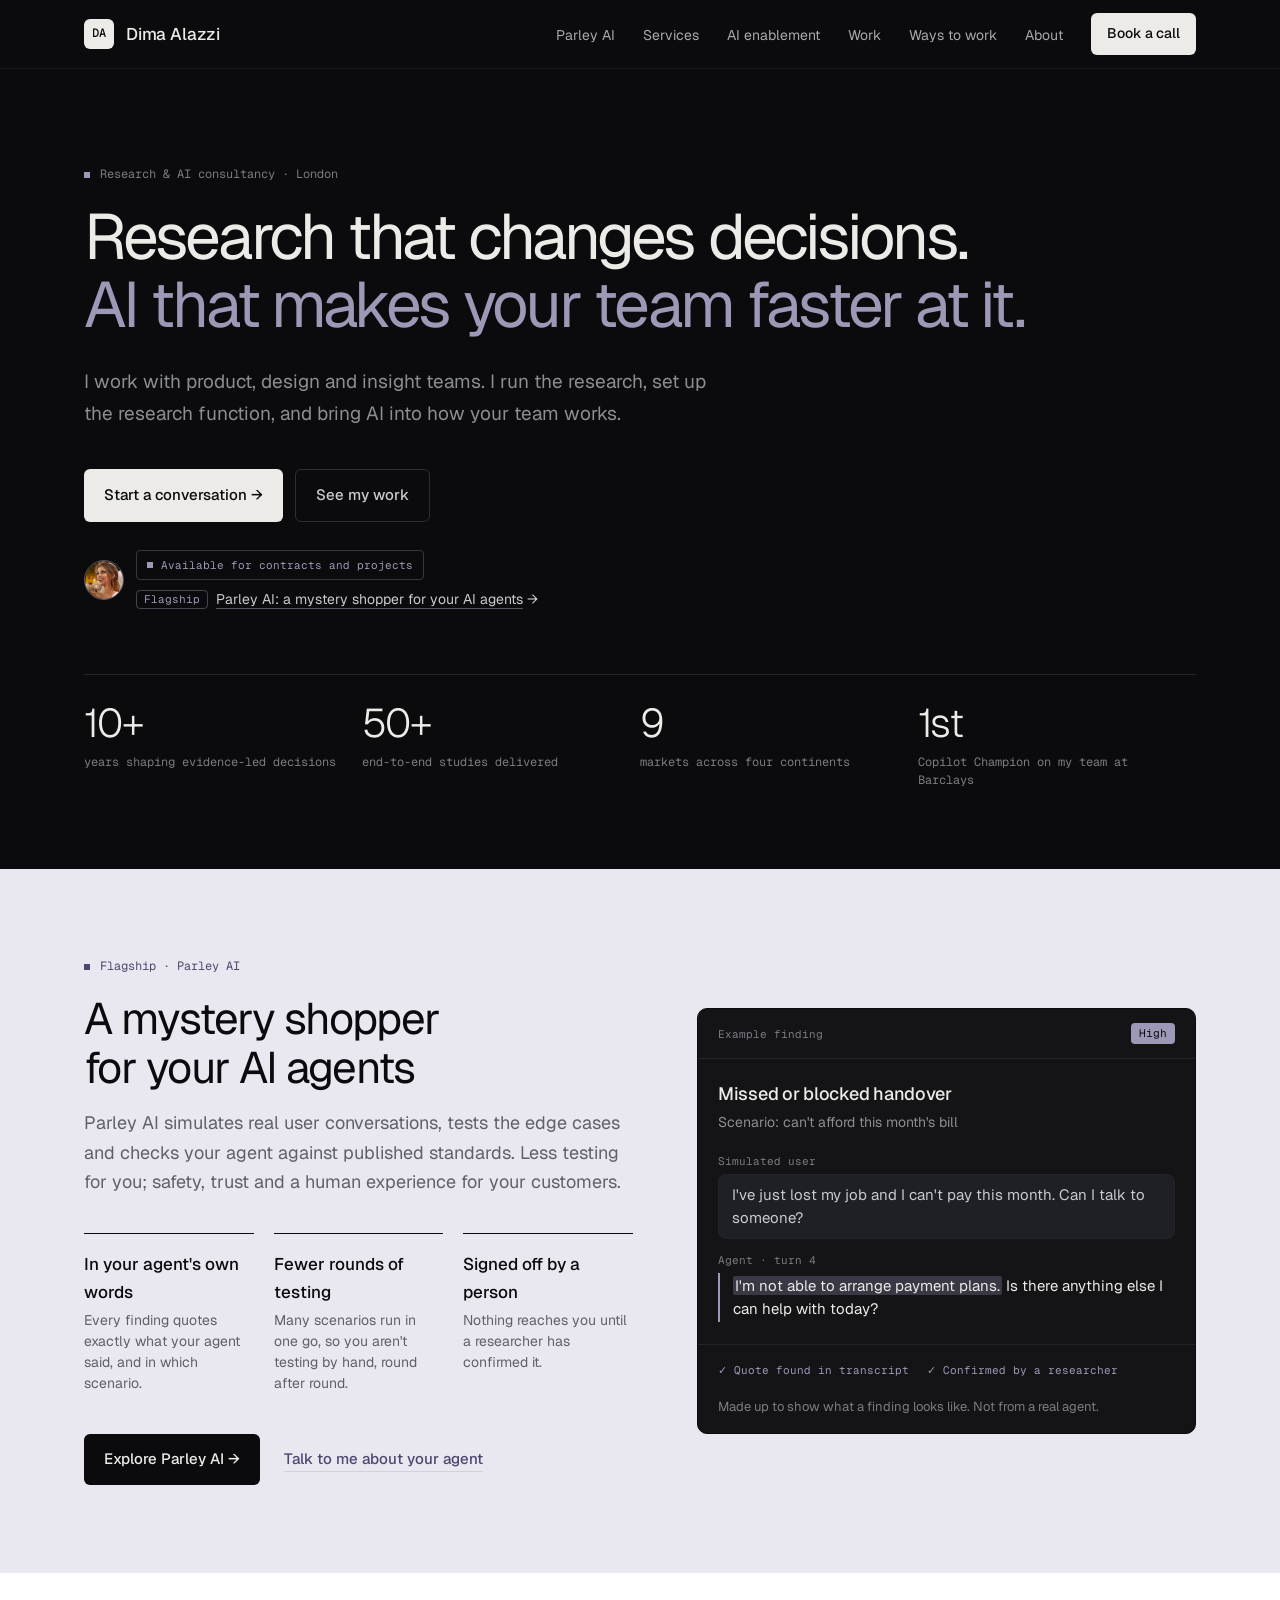
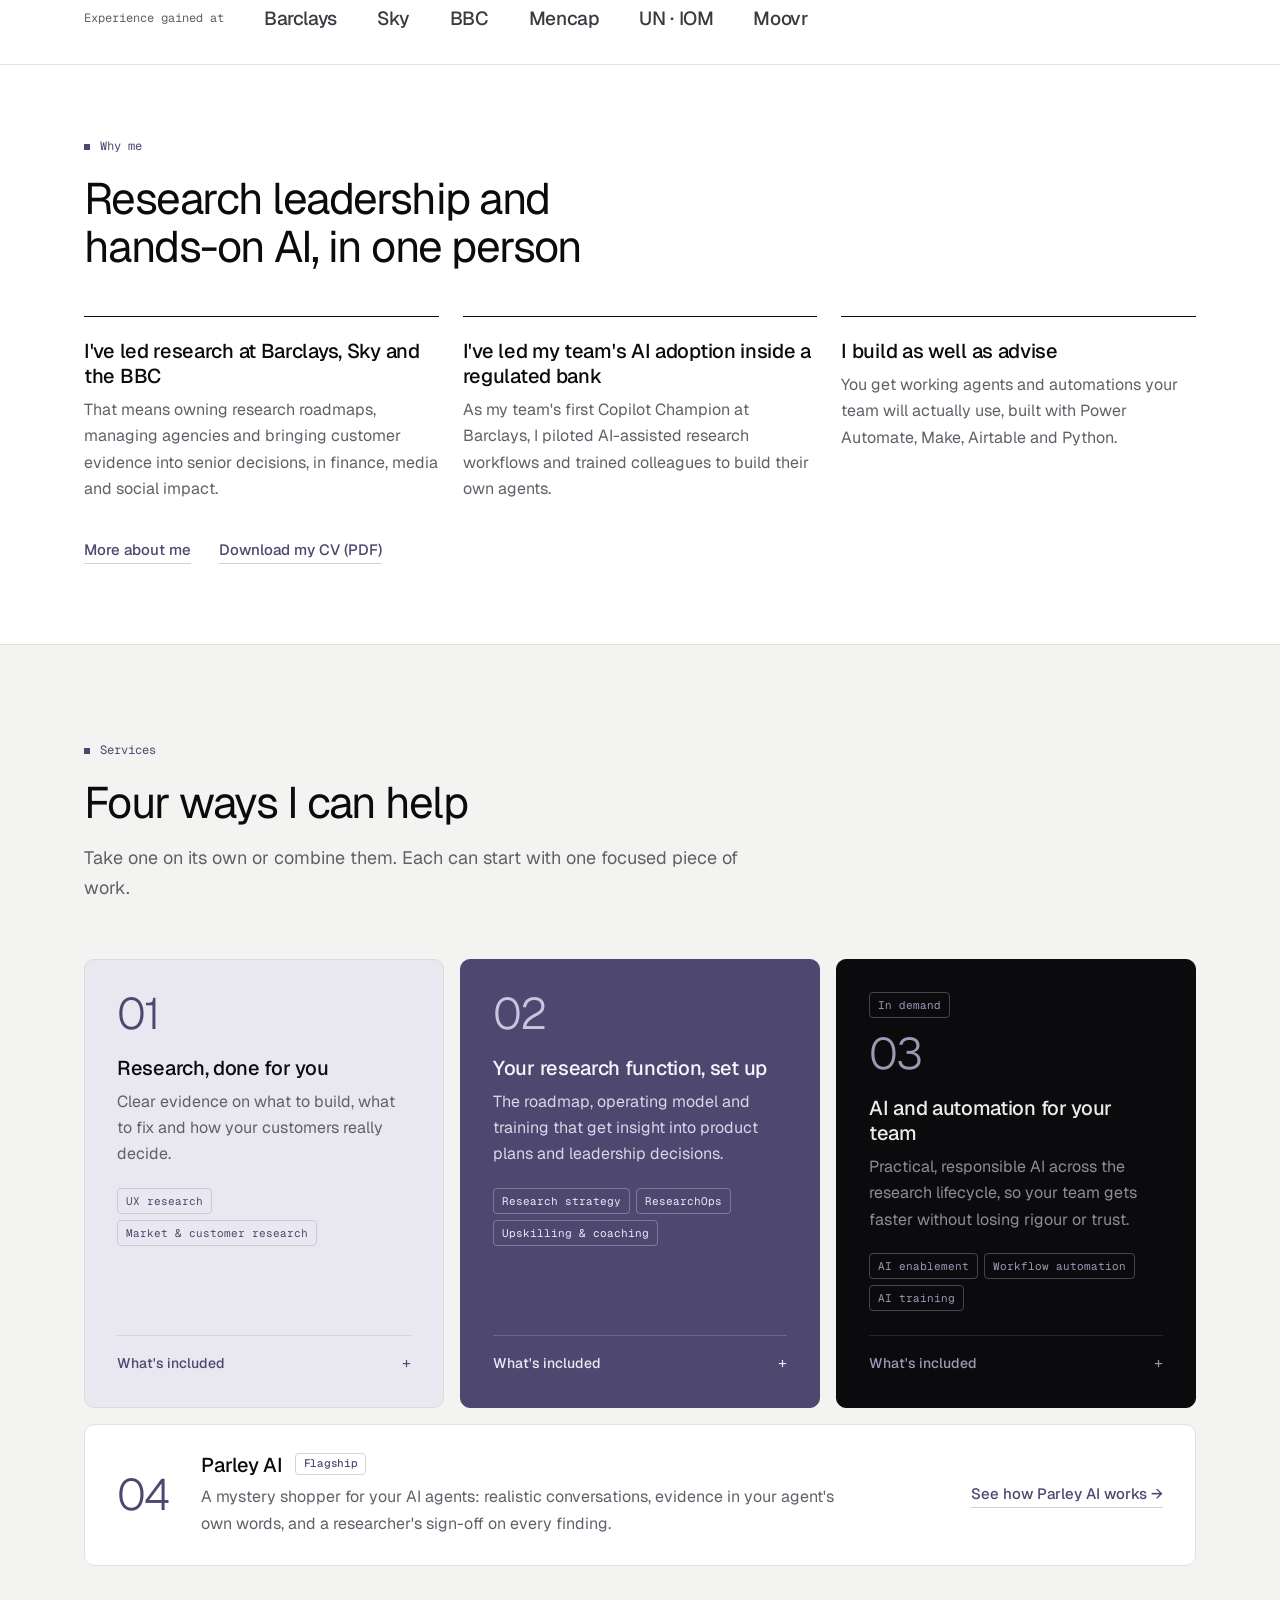
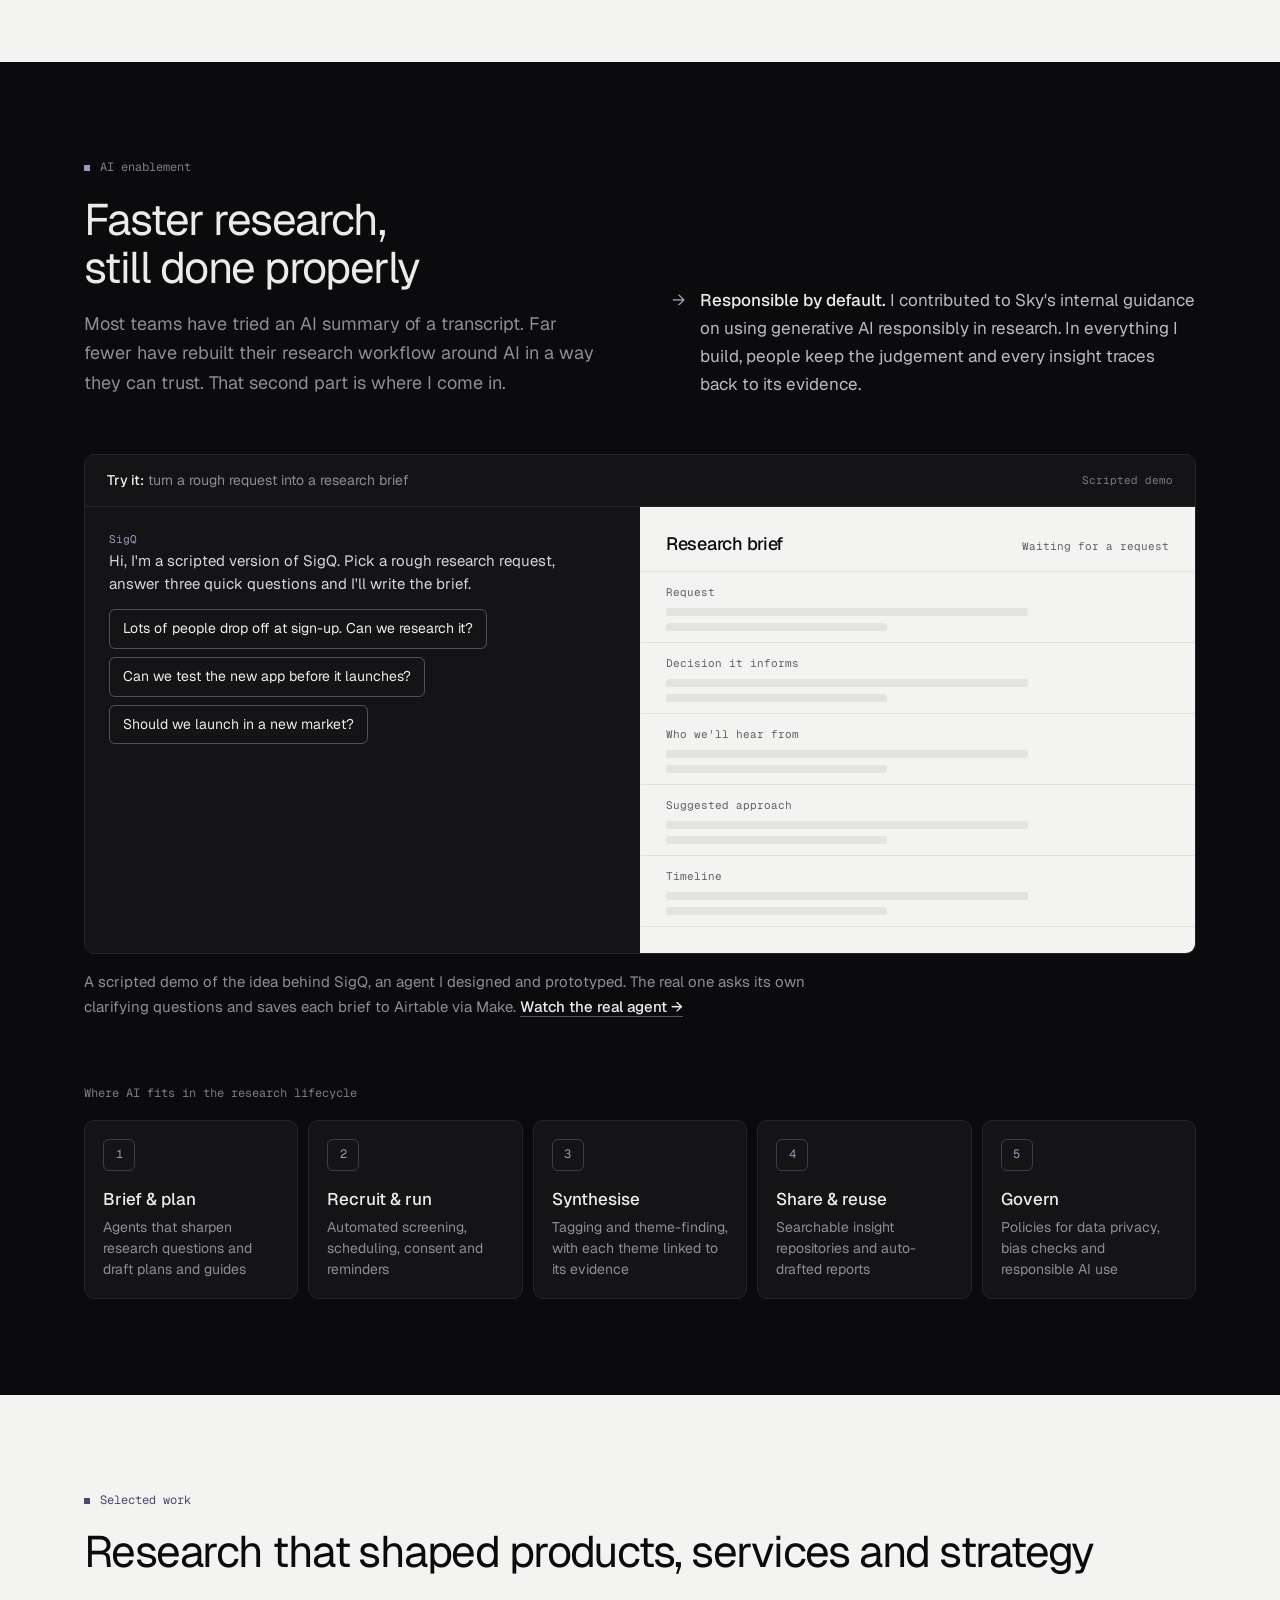
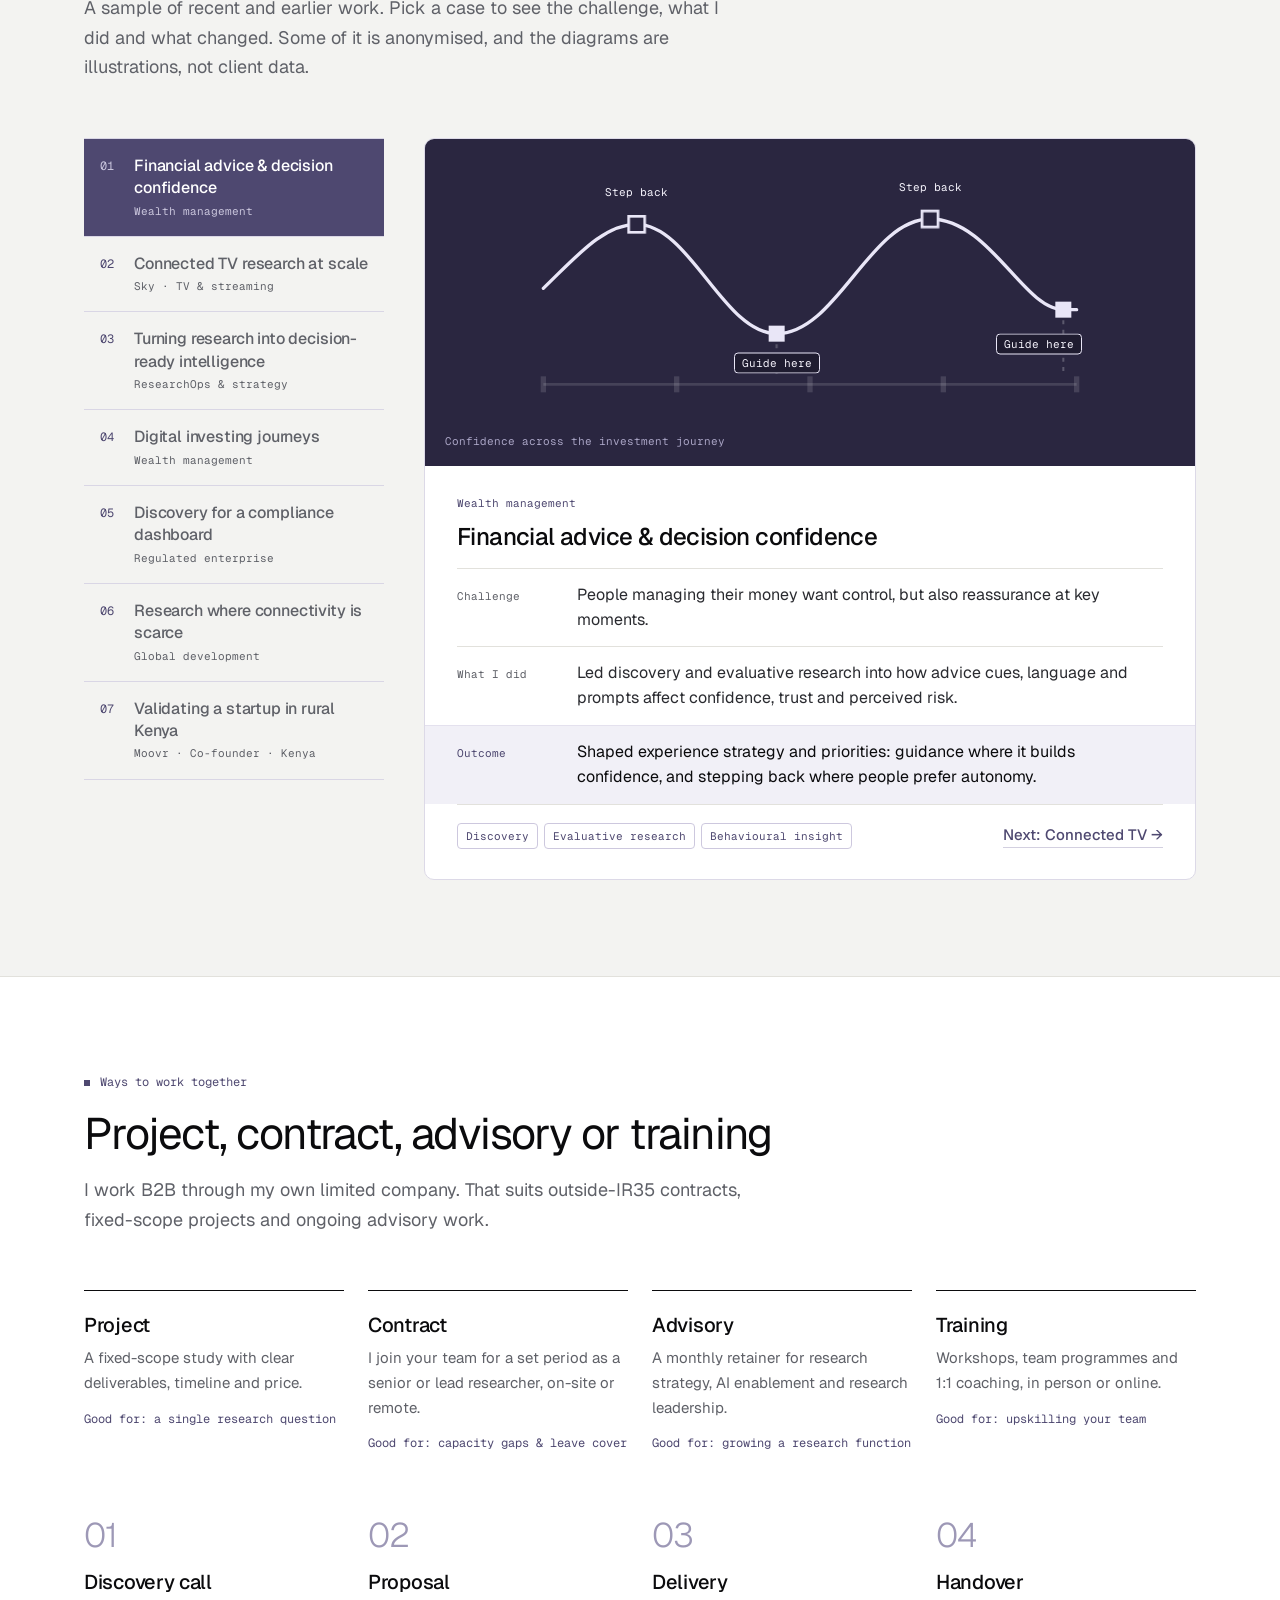
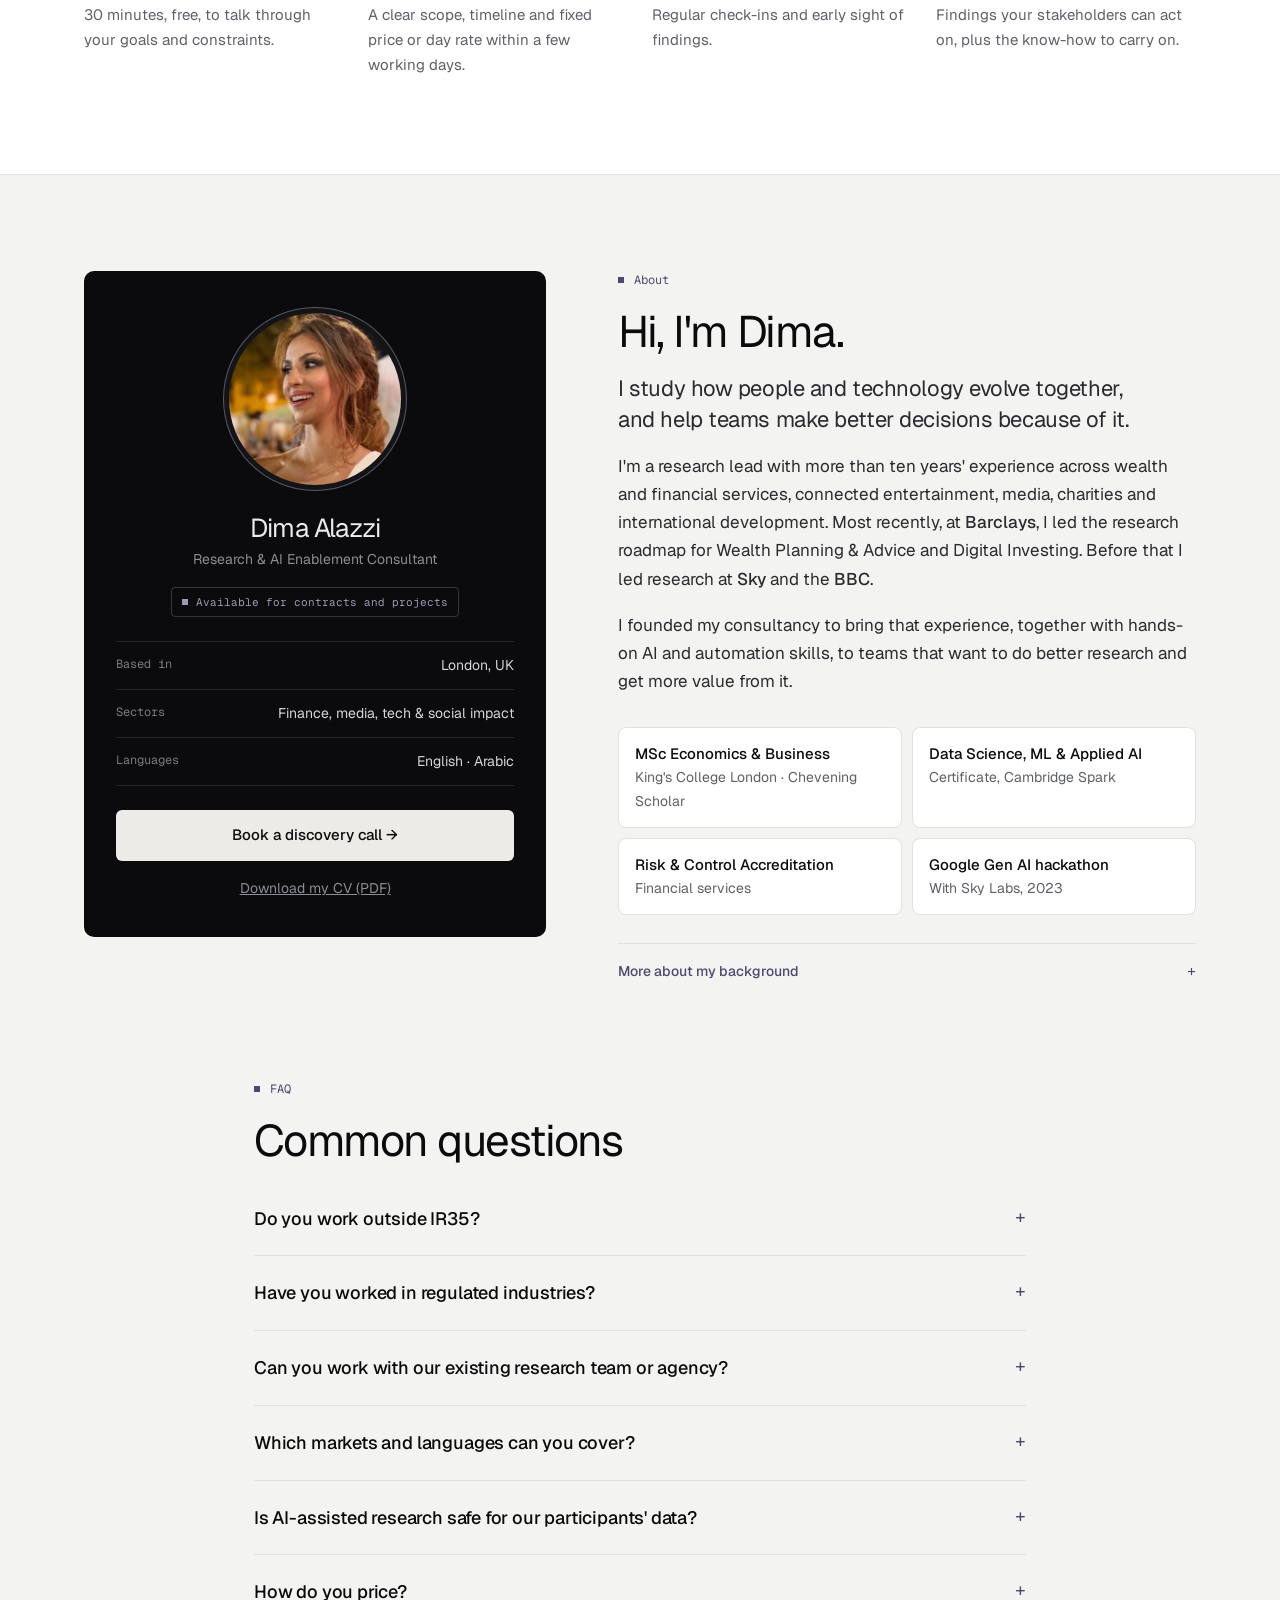
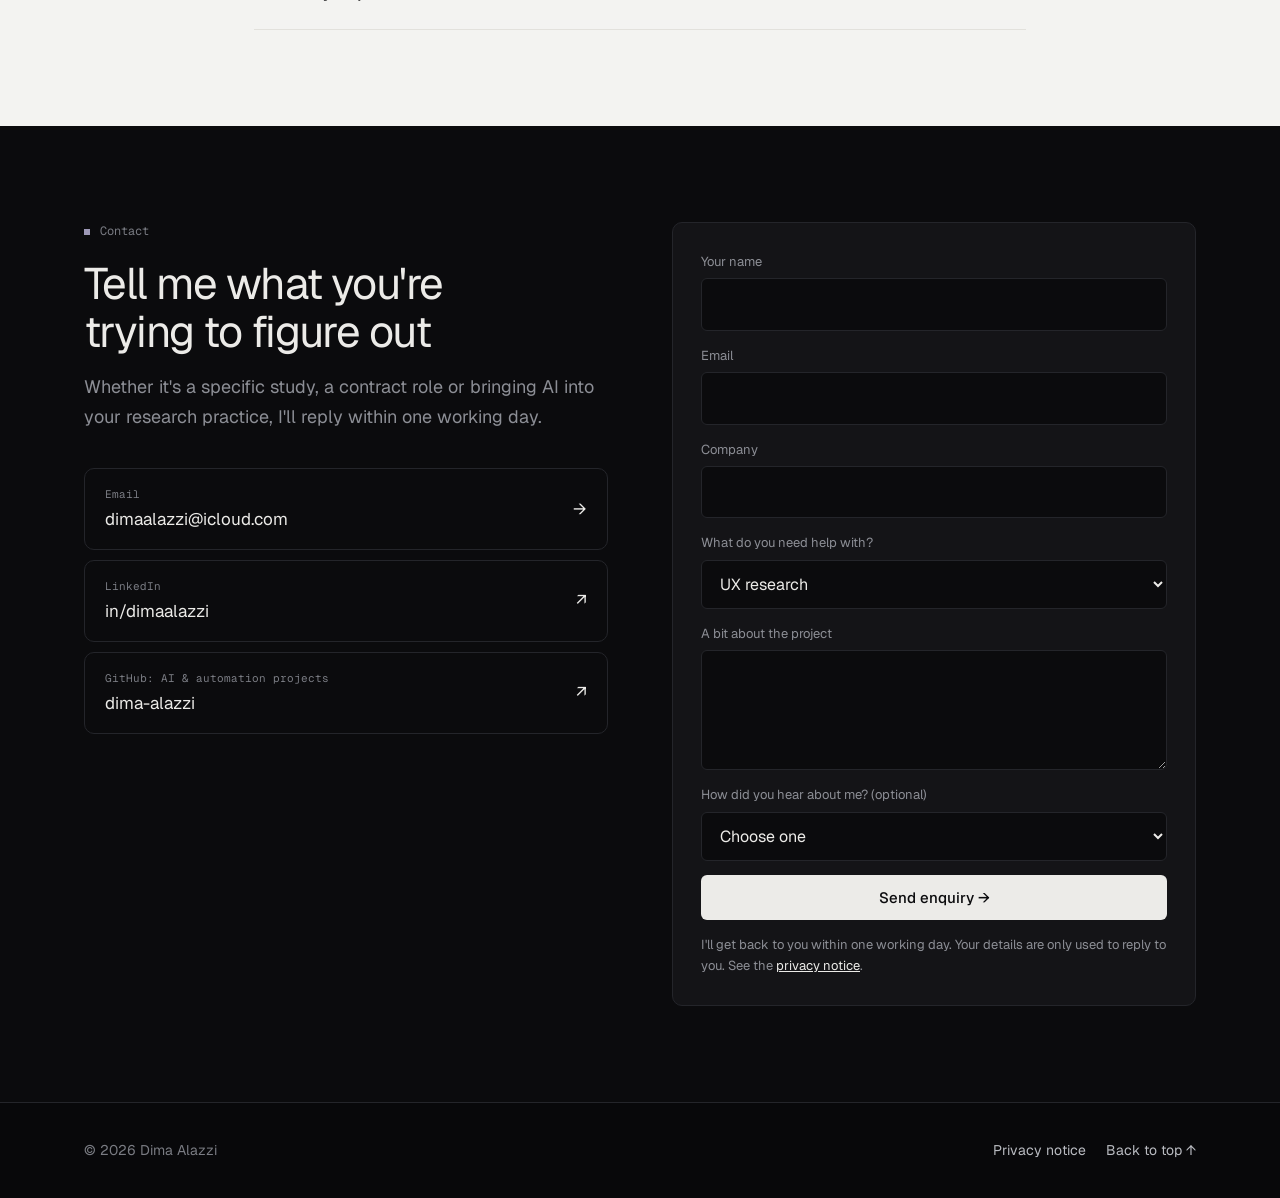
<file: index.html>
<!doctype html>
<html lang="en-GB">
<head>
<meta charset="utf-8">
<meta name="viewport" content="width=device-width, initial-scale=1">
<meta name="theme-color" content="#0b0b0d">
<meta name="google-site-verification" content="kRXSKN7ugZSNG-kCam0VhyObJrwsypMflt7wEljf6Ns" />
<title>Dima Alazzi — Research & AI Consulting</title>
<meta name="description" content="Independent research and AI enablement consultant in London. 10+ years leading UX, customer and strategic research across wealth management, connected TV, media and social impact. UX research, research strategy, AI enablement and workflow automation.">
<link rel="canonical" href="https://dimaalazzi.com/">
<meta property="og:title" content="Dima Alazzi — Research & AI Consulting">
<meta property="og:description" content="UX research, market research, research strategy, AI enablement and workflow automation for product and research teams.">
<meta property="og:type" content="website">
<meta property="og:url" content="https://dimaalazzi.com/">
<meta property="og:image" content="https://dimaalazzi.com/images/dima-alazzi.jpg">
<meta name="twitter:card" content="summary">
<link rel="preconnect" href="https://fonts.googleapis.com">
<link rel="preconnect" href="https://fonts.gstatic.com" crossorigin>
<link href="https://fonts.googleapis.com/css2?family=Geist:wght@300;400;500&family=Geist+Mono:wght@400;500&display=swap" rel="stylesheet">
<link rel="icon" href="data:image/svg+xml,%3Csvg xmlns='http://www.w3.org/2000/svg' viewBox='0 0 32 32'%3E%3Crect width='32' height='32' rx='7' fill='%230b0b0d'/%3E%3Ctext x='16' y='21' font-family='Helvetica,Arial,sans-serif' font-size='13' font-weight='600' text-anchor='middle' fill='%23ecebe8'%3EDA%3C/text%3E%3C/svg%3E">
<script type="application/ld+json">
{
  "@context": "https://schema.org",
  "@type": "ProfessionalService",
  "name": "Dima Alazzi",
  "url": "https://dimaalazzi.com/",
  "image": "https://dimaalazzi.com/images/dima-alazzi.jpg",
  "email": "dimaalazzi@icloud.com",
  "founder": {
    "@type": "Person",
    "name": "Dima Alazzi",
    "jobTitle": "Research & AI Enablement Consultant",
    "sameAs": ["https://www.linkedin.com/in/dimaalazzi/", "https://github.com/dima-alazzi"]
  },
  "address": {"@type": "PostalAddress", "addressLocality": "London", "addressCountry": "GB"},
  "areaServed": "Worldwide",
  "knowsLanguage": ["en", "ar"],
  "serviceType": ["UX Research", "Market Research", "Research Strategy", "Research Operations", "AI Enablement", "Workflow Automation", "AI Agent Evaluation", "Research Training"]
}
</script>
<style>
:root{
  --ink:#0b0b0d; --ink-2:#2a2b30; --muted:#5f6168; --line:#e2e1dc;
  --paper:#f3f3f1; --card:#ffffff; --light:#ecebe8;
  --accent:#9d98b6; --accent-ink:#4e4870; --accent-line:#d3d0e0;
  --dark:#0b0b0d; --dark-2:#141417; --dark-line:#24252a; --dark-muted:#8c8e95; --dark-faint:#7a7c83;
  --radius:10px; --max:1160px;
  --sans:"Geist", system-ui, -apple-system, "Segoe UI", sans-serif;
  --mono:"Geist Mono", ui-monospace, SFMono-Regular, Menlo, monospace;
}
*{box-sizing:border-box;margin:0;padding:0}
html{scroll-behavior:smooth}
body{font-family:var(--sans);color:var(--ink);background:var(--paper);line-height:1.65;font-size:17px;-webkit-font-smoothing:antialiased}
::selection{background:rgba(157,152,182,.35)}
b,strong{font-weight:500}
a{color:inherit}
img{max-width:100%}
.wrap{max-width:var(--max);margin:0 auto;padding:0 24px}
h1,h2,h3{font-family:var(--sans);line-height:1.1}
h2{font-size:clamp(30px,3.6vw,44px);font-weight:400;letter-spacing:-0.035em;text-wrap:balance;margin-bottom:16px}
h3{font-size:20px;font-weight:500;letter-spacing:-0.015em;line-height:1.25;margin-bottom:8px}
.eyebrow{font-family:var(--mono);font-size:12px;font-weight:400;color:var(--accent-ink);margin-bottom:18px;display:flex;align-items:center;gap:10px}
.eyebrow::before{content:"";width:6px;height:6px;background:currentColor;flex:none}
.lede{font-size:18px;color:var(--muted);max-width:660px}
section{padding:96px 0}
.btn{display:inline-flex;align-items:center;gap:8px;padding:13px 20px;border-radius:6px;font-weight:500;font-size:15px;text-decoration:none;transition:background .15s,border-color .15s,color .15s}
.btn-primary{background:var(--light);color:var(--ink)}
.btn-primary:hover{background:#ffffff}
.btn-ghost{border:1px solid currentColor}
.tlink{font-weight:500;font-size:15px;color:var(--accent-ink);text-decoration:none;border-bottom:1px solid var(--accent-line)}
.tlink:hover{border-color:var(--accent-ink)}

/* nav */
header{position:sticky;top:0;z-index:50;background:var(--dark);color:var(--light);border-bottom:1px solid rgba(255,255,255,.06)}
.nav{display:flex;align-items:center;justify-content:space-between;height:68px}
.logo{font-size:17px;font-weight:500;letter-spacing:-0.01em;text-decoration:none;display:flex;align-items:center;gap:12px}
.logo span{display:inline-grid;place-items:center;width:30px;height:30px;border-radius:6px;background:var(--light);color:var(--ink);font-family:var(--mono);font-size:12px;font-weight:500;letter-spacing:0}
.nav ul{display:flex;gap:28px;list-style:none;align-items:center}
.nav ul a{text-decoration:none;font-size:14px;color:#a7a9ae;transition:color .15s}
.nav ul a:hover{color:var(--light)}
.nav ul a.btn{color:var(--ink)}
.nav .btn{padding:9px 16px;font-size:14px}
.menu-btn{display:none;background:none;border:0;color:var(--light);font-size:24px;cursor:pointer}

/* hero */
.hero{background:var(--dark);color:var(--light);padding:96px 0 80px}
.hero .eyebrow,.ai .eyebrow,.contact .eyebrow{color:var(--dark-faint)}
.hero .eyebrow::before,.ai .eyebrow::before,.contact .eyebrow::before{background:var(--accent)}
.hero h1{font-size:clamp(40px,5.6vw,64px);font-weight:400;line-height:1.06;letter-spacing:-0.045em;text-wrap:balance;margin-bottom:28px}
.hero h1 em{display:block;font-style:normal;color:var(--accent)}
.hero p{font-size:19px;color:var(--dark-muted);max-width:640px;margin-bottom:40px}
.hero .ctas{display:flex;gap:12px;flex-wrap:wrap}
.hero .btn-ghost{color:#c9cad0;border-color:#2e2f35}
.hero .btn-ghost:hover{border-color:#4a4b52;color:var(--light)}
.hero-avail{display:flex;align-items:center;gap:12px;margin-top:28px}
.hero-avail img{width:40px;height:40px;border-radius:50%;object-fit:cover;border:1px solid rgba(157,152,182,.5);flex:none}
.hero-avail .avail{margin-top:0}
.hero-tags{display:flex;flex-direction:column;align-items:flex-start;gap:8px}
.hero-new{display:inline-block;font-size:14px;line-height:1.6;color:#c9cad0;text-decoration:none}
.hero-new b{display:inline-block;margin-right:8px;vertical-align:1px;font-family:var(--mono);font-size:11px;font-weight:400;line-height:1;color:var(--accent);border:1px solid rgba(157,152,182,.4);border-radius:4px;padding:3px 7px}
.hero-new span{border-bottom:1px solid rgba(157,152,182,.5)}
.hero-new:hover{color:var(--light)}
.hero-new:hover span{border-color:var(--accent)}

/* flagship: Parley AI, on the same pale lilac as the case studies */
.flag{background:#e9e7f0;padding:88px 0}
.flag-grid{display:grid;grid-template-columns:minmax(0,1.1fr) minmax(0,1fr);gap:64px;align-items:center}
.flag h2{max-width:620px}
.flag .lede{color:var(--muted)}
.flag-pts{list-style:none;display:grid;grid-template-columns:repeat(3,1fr);gap:20px;margin:36px 0 40px}
.flag-pts li{border-top:1px solid var(--ink);padding-top:16px}
.flag-pts b{display:block;font-weight:500;margin-bottom:4px}
.flag-pts span{display:block;font-size:14px;line-height:1.5;color:var(--muted)}
.flag-ctas{display:flex;gap:24px;flex-wrap:wrap;align-items:center}
.flag .btn-primary{background:var(--ink);color:var(--light)}
.flag .btn-primary:hover{background:#2a2b30}
/* example finding (an illustration, not a real result) */
.eg{background:var(--dark-2);border:1px solid var(--dark);border-radius:var(--radius);overflow:hidden;color:var(--light)}
.eg-head{display:flex;justify-content:space-between;align-items:center;gap:12px;padding:14px 20px;border-bottom:1px solid var(--dark-line);font-family:var(--mono);font-size:11px;color:var(--dark-faint)}
.eg-sev{font-family:var(--mono);font-size:11px;line-height:1;padding:5px 8px;border-radius:4px;background:var(--accent);color:var(--ink)}
.eg-body{padding:20px 20px 4px}
.eg-cat{font-size:18px;font-weight:500;letter-spacing:-0.015em}
.eg-scn{font-size:14px;color:var(--dark-muted);margin-top:2px}
.eg-turns{margin-top:18px;display:grid;gap:12px}
.eg-turn small{display:block;font-family:var(--mono);font-size:11px;color:var(--dark-faint);margin-bottom:4px}
.eg-turn p{font-size:15px;line-height:1.5;color:#c9cad0}
.eg-turn.user p{background:#1f2025;border:1px solid var(--dark-line);border-radius:8px;padding:9px 13px}
.eg-turn blockquote{font-size:15px;line-height:1.5;border-left:2px solid var(--accent);padding:2px 0 2px 13px}
.eg-turn mark{background:rgba(157,152,182,.28);color:inherit;padding:0 2px;border-radius:2px}
.eg-checks{list-style:none;display:flex;flex-wrap:wrap;gap:8px 18px;padding:16px 20px;margin-top:18px;border-top:1px solid var(--dark-line);font-family:var(--mono);font-size:11px;color:var(--accent)}
.eg-checks li::before{content:"✓ "}
.eg figcaption{padding:0 20px 16px;font-size:13px;color:var(--dark-faint)}
.stats{display:grid;grid-template-columns:repeat(4,1fr);margin-top:64px;border-top:1px solid var(--dark-line)}
.stat{padding:28px 20px 0 0}
.stat b{display:block;font-size:40px;font-weight:300;letter-spacing:-0.04em;color:var(--light);line-height:1}
.stat small{display:block;margin-top:10px;font-family:var(--mono);font-size:12px;color:var(--dark-faint);line-height:1.5}

/* experience strip */
.strip{padding:30px 0;border-bottom:1px solid var(--line);background:var(--card)}
.strip .wrap{display:flex;align-items:center;gap:40px;flex-wrap:wrap}
.strip p{font-family:var(--mono);font-size:12px;color:var(--muted)}
.strip ul{display:flex;gap:40px;flex-wrap:wrap;list-style:none;font-size:19px;font-weight:500;letter-spacing:-0.02em;color:#3a3b40}

/* why me */
.why{background:var(--card);border-bottom:1px solid var(--line);padding:72px 0 80px}
.why h2{max-width:760px}
.why-grid{display:grid;grid-template-columns:repeat(3,1fr);gap:24px;margin-top:44px}
.why-pt{border-top:1px solid var(--ink);padding-top:22px}
.why-pt p{color:var(--muted);font-size:16px}
.why-more{display:flex;gap:28px;flex-wrap:wrap;margin-top:36px}

/* services */
.svc-grid{display:grid;grid-template-columns:repeat(3,1fr);gap:16px;margin-top:56px}
.svc{background:var(--card);border:1px solid var(--line);border-radius:var(--radius);padding:32px;display:flex;flex-direction:column;transition:border-color .2s}
.svc:hover{border-color:var(--accent-line)}
.svc .num{font-size:44px;font-weight:300;letter-spacing:-0.04em;line-height:1;color:var(--accent-ink);margin-bottom:20px}
.svc p{color:var(--muted);font-size:16px;margin-bottom:20px}
.svc ul{list-style:none;margin-top:auto;border-top:1px solid var(--line);padding-top:16px}
.svc li{font-size:15px;padding:5px 0 5px 20px;position:relative;color:var(--ink-2)}
.svc li::before{content:"";position:absolute;left:0;top:15px;width:6px;height:6px;background:var(--accent)}
.svc.feature{background:var(--dark);color:var(--light);border-color:var(--dark)}
.svc.feature p{color:var(--dark-muted)}
.svc.feature li{color:#c9cad0}
.svc.feature ul{border-color:var(--dark-line)}
.svc.feature .num{color:var(--accent)}
.tag{display:inline-block;align-self:flex-start;font-family:var(--mono);font-size:11px;color:var(--accent);border:1px solid rgba(157,152,182,.4);padding:3px 8px;border-radius:4px;margin-bottom:14px}

.covers{display:flex;gap:6px;flex-wrap:wrap;margin-bottom:24px}
.covers span{font-family:var(--mono);font-size:11px;border:1px solid var(--accent-line);border-radius:4px;padding:3px 8px;color:var(--accent-ink)}
.svc.feature .covers span{border-color:rgba(157,152,182,.4);color:var(--accent)}
.more{border:0;padding:0}
.more summary{font-size:14px;letter-spacing:0;color:var(--accent-ink);border-top:1px solid var(--line);padding-top:16px}
.more summary::after{font-size:15px;line-height:1.5}
.svc .grp,.about .grp{font-family:var(--mono);font-size:11px;color:var(--accent-ink)}
.svc-grid:has(details[open]){align-items:start}
.svc .more{margin-top:auto}
.svc .more ul{margin-top:0;border-top:0;padding-top:0}
.svc .grp{margin:18px 0 4px}
.svc.feature .more summary{color:var(--accent);border-color:var(--dark-line)}
.svc.feature .more summary::after{color:var(--accent)}
.svc.feature .grp{color:var(--accent)}
/* service 04: AI agent evaluation, which has its own page */
.svc-wide{margin-top:16px;display:grid;grid-template-columns:auto minmax(0,1fr) auto;gap:16px 32px;align-items:center;background:var(--card);border:1px solid var(--line);border-radius:var(--radius);padding:28px 32px;transition:border-color .2s}
.svc-wide:hover{border-color:var(--accent-line)}
.svc-wide .num{font-size:44px;font-weight:300;letter-spacing:-0.04em;line-height:1;color:var(--accent-ink)}
.svc-wide h3{display:flex;align-items:center;gap:12px;flex-wrap:wrap;margin-bottom:6px}
.svc-wide .tag{margin:0;color:var(--accent-ink);border-color:var(--accent-line)}
.svc-wide p{color:var(--muted);font-size:16px;max-width:660px}
.svc-wide .tlink{white-space:nowrap}

/* AI */
.ai{background:var(--dark);color:var(--light)}
.ai .lede{color:var(--dark-muted)}
.ai-grid{display:grid;grid-template-columns:1fr 1fr;gap:64px;align-items:start}
.flow-label{font-family:var(--mono);font-size:12px;color:var(--dark-faint);margin-top:64px}
.flow{display:grid;grid-template-columns:repeat(5,1fr);gap:10px;margin-top:16px}
.flow-step{background:var(--dark-2);border:1px solid var(--dark-line);border-radius:var(--radius);padding:18px}
.flow-step i{font-style:normal;display:grid;place-items:center;width:32px;height:32px;border-radius:6px;border:1px solid rgba(157,152,182,.3);color:var(--accent);font-family:var(--mono);font-size:12px;margin-bottom:14px}
.flow-step b{display:block;font-weight:500;margin-bottom:4px}
.flow-step span{display:block;font-size:14px;line-height:1.5;color:var(--dark-muted)}
.ai-points{list-style:none;margin-top:32px;display:grid;gap:18px}
.ai-points li{padding-left:28px;position:relative;color:#b9bbc1}
.ai-points li::before{content:"→";position:absolute;left:0;color:var(--accent)}
.ai-points strong{color:var(--light)}
.ai .tlink{color:var(--light);border-color:rgba(157,152,182,.5)}
.ai .tlink:hover{border-color:var(--accent)}

/* engagement */
.engage{background:var(--card);border-top:1px solid var(--line);border-bottom:1px solid var(--line)}
.eng-grid{display:grid;grid-template-columns:repeat(4,1fr);gap:24px;margin-top:56px}
.eng{border-top:1px solid var(--ink);padding-top:22px}
.eng p{color:var(--muted);font-size:15px}
.eng .when{margin-top:14px;font-family:var(--mono);font-size:12px;color:var(--accent-ink)}
.steps{display:grid;grid-template-columns:repeat(4,1fr);gap:24px;margin-top:64px;counter-reset:s}
.step{counter-increment:s;position:relative;padding-top:52px}
.step::before{content:"0" counter(s);position:absolute;top:0;left:0;font-size:34px;font-weight:300;letter-spacing:-0.04em;line-height:1;color:var(--accent)}
.step p{color:var(--muted);font-size:15px}

/* about */
.about-grid{display:grid;grid-template-columns:1fr 1.25fr;gap:72px;align-items:start}
.profile{background:var(--dark);color:var(--light);border-radius:var(--radius);padding:36px 32px;text-align:center;position:sticky;top:100px}
.profile img{width:184px;height:184px;border-radius:50%;object-fit:cover;display:block;margin:0 auto 22px;border:1px solid rgba(157,152,182,.5);padding:5px;background:var(--dark-2)}
.pname{font-size:26px;font-weight:400;letter-spacing:-0.03em;line-height:1.2}
.prole{color:var(--dark-muted);font-size:14px;margin-top:4px}
.avail{display:inline-flex;align-items:center;gap:8px;margin-top:16px;font-family:var(--mono);font-size:11px;color:var(--accent);border:1px solid rgba(157,152,182,.3);padding:5px 10px;border-radius:4px}
.avail i{width:6px;height:6px;background:var(--accent)}
.pfacts{list-style:none;text-align:left;margin:24px 0;border-top:1px solid var(--dark-line)}
.pfacts li{display:flex;justify-content:space-between;gap:16px;padding:12px 0;border-bottom:1px solid var(--dark-line);font-size:14px}
.pfacts b{font-family:var(--mono);font-size:12px;font-weight:400;color:var(--dark-faint);white-space:nowrap;padding-top:1px}
.pfacts span{text-align:right;text-wrap:balance;color:#d5d6da}
.profile .btn{width:100%;justify-content:center}
.cv-link{display:inline-block;margin-top:16px;font-size:14px;color:var(--dark-muted)}
.cv-link:hover{color:var(--light)}
.about-lede{font-size:22px;font-weight:400;letter-spacing:-0.02em;line-height:1.4;color:var(--accent-ink);text-wrap:balance;margin-bottom:24px}
.about p{margin-bottom:18px;color:var(--ink-2)}
.creds{display:grid;grid-template-columns:1fr 1fr;gap:10px;margin-top:32px}
.cred{background:var(--card);border:1px solid var(--line);border-radius:8px;padding:14px 16px;font-size:14px;color:var(--muted)}
.cred b{display:block;font-size:15px;color:var(--ink)}
.tk{display:flex;flex-wrap:wrap;gap:8px;margin-top:12px}
.tk span{background:var(--card);border:1px solid var(--line);border-radius:4px;padding:6px 10px;font-family:var(--mono);font-size:12px;color:var(--ink-2)}
.philo{display:grid;grid-template-columns:1fr 1fr;gap:20px;margin-top:12px}
.philo div{border-top:1px solid var(--line);padding-top:14px}
.philo b{font-size:17px;letter-spacing:-0.015em;display:block;margin-bottom:6px}
.philo span{font-size:14px;color:var(--muted)}
.about .more{margin-top:28px}
.about .more[open] summary{margin-bottom:18px}
.about .more p{margin-top:0}
.about .more .creds{margin-top:12px}
.about .more .grp{margin:28px 0 0}

/* faq */
.faq{max-width:820px}
details{border-bottom:1px solid var(--line);padding:22px 0}
summary{cursor:pointer;font-weight:500;font-size:18px;letter-spacing:-0.01em;list-style:none;display:flex;justify-content:space-between;gap:16px}
summary::-webkit-details-marker{display:none}
summary::after{content:"+";font-family:var(--mono);font-weight:400;font-size:18px;line-height:1.4;color:var(--accent-ink)}
details[open] summary::after{content:"−"}
details p{margin-top:12px;color:var(--muted)}

/* contact */
.contact{background:var(--dark);color:var(--light)}
.contact-grid{display:grid;grid-template-columns:1fr 1fr;gap:64px}
.contact .lede{color:var(--dark-muted)}
.direct{margin-top:36px;display:grid;gap:10px}
.direct a{display:flex;justify-content:space-between;align-items:center;border:1px solid var(--dark-line);border-radius:var(--radius);padding:16px 20px;text-decoration:none;transition:border-color .15s}
.direct a:hover{border-color:rgba(157,152,182,.6)}
.direct small{font-family:var(--mono);font-size:11px;color:var(--dark-faint);display:block;margin-bottom:2px}
form{display:grid;gap:14px;background:var(--dark-2);border:1px solid var(--dark-line);border-radius:var(--radius);padding:28px}
label{font-size:13px;color:var(--dark-muted);display:grid;gap:6px}
input,select,textarea{font:inherit;font-size:16px;background:var(--dark);color:var(--light);border:1px solid var(--dark-line);border-radius:6px;padding:12px 14px;width:100%}
input:focus,select:focus,textarea:focus{outline:1px solid var(--accent);outline-offset:0;border-color:var(--accent)}
textarea{min-height:120px;resize:vertical}
form .btn{justify-content:center;border:0;cursor:pointer;font-family:inherit}
form .btn[disabled]{opacity:.6;cursor:wait}
.hp{position:absolute;left:-10000px;width:1px;height:1px;overflow:hidden}
.form-status{font-size:15px;color:var(--accent)}
.form-status:empty{display:none}
.form-status a,.formnote a{color:var(--light)}
.formnote{font-size:13px;color:var(--dark-muted)}

footer{background:#08080a;color:var(--dark-faint);font-size:14px;padding:36px 0;border-top:1px solid var(--dark-line)}
footer .wrap{display:flex;justify-content:space-between;gap:20px;flex-wrap:wrap}
footer a{color:#b9bbc1;text-decoration:none}
footer a:hover{color:var(--light)}
footer nav{display:flex;gap:20px}

:focus-visible{outline:2px solid var(--accent);outline-offset:3px}

@media (max-width:960px){
  section{padding:80px 0}
  .why{padding:64px 0 72px}
  .svc-grid,.flow{grid-template-columns:1fr}
  .flag{padding:72px 0}
  .flag-grid{grid-template-columns:1fr;gap:40px}
  .flag .eg{max-width:560px}
  .svc-wide{grid-template-columns:1fr;align-items:start}
  .svc-wide .num{margin-bottom:4px}
  .svc-wide .tlink{white-space:normal;justify-self:start}
  .eng-grid,.steps{grid-template-columns:1fr 1fr}
  .ai-grid,.about-grid,.contact-grid{grid-template-columns:1fr;gap:40px}
  .flow-label{margin-top:48px}
  .flow-step{display:grid;grid-template-columns:32px 1fr;gap:14px;padding:14px 16px}
  .flow-step i{margin-bottom:0}
  .profile{position:static;max-width:440px}
}
@media (max-width:720px){
  .wrap{padding:0 16px}
  body{font-size:16px}
  section{padding:64px 0}
  .why{padding:52px 0 60px}
  .menu-btn{display:block}
  .nav ul{display:none;position:absolute;top:68px;left:0;right:0;background:var(--dark);flex-direction:column;align-items:flex-start;gap:0;padding:8px 16px 20px;border-bottom:1px solid var(--dark-line)}
  .nav ul.open{display:flex}
  .nav ul li{width:100%}
  .nav ul a{display:block;padding:12px 0;font-size:15px}
  .nav ul a.btn{display:inline-flex;margin-top:8px;padding:10px 16px}
  .why-grid,.eng-grid,.philo,.creds{grid-template-columns:1fr}
  .stats{grid-template-columns:1fr 1fr;margin-top:44px}
  .stat b{font-size:34px}
  .hero{padding:56px 0 60px}
  .hero p{font-size:17px;margin-bottom:32px}
  .hero .btn{padding:13px 16px}
  .strip ul{gap:22px;font-size:17px}
  .svc,.svc-wide{padding:24px}
  .flag{padding:56px 0}
  .flag-pts{grid-template-columns:1fr;gap:16px}
  .step{padding-top:44px}
  .step::before{font-size:28px}
  .profile img{width:132px;height:132px}
}

/* case diagrams (illustrations, not client data) */
.cv svg{display:block;width:100%;height:auto}
.cv-cap{display:flex;justify-content:space-between;align-items:center;flex-wrap:wrap;gap:6px 16px;padding:2px 20px 16px;font-family:var(--mono);font-size:11px;line-height:1.4}
.cv-cap span{display:inline-flex;align-items:center;gap:7px}
.cv{--bg:#2a2640;--g:rgba(255,255,255,.13);--gs:rgba(255,255,255,.24);--nf:#36314f;--ac:#e9e6f7;--ad:rgba(233,230,247,.42);--af:rgba(233,230,247,.12);--lab:#f3f1fa;--cap:#a9a4c4;--chip:#1f1c30;background:var(--bg)}
.cv .g2{fill:var(--g)}
.cv .nd{fill:var(--nf);stroke:var(--gs);stroke-width:1.5}
.cv .pl{fill:none;stroke:var(--gs);stroke-width:1.5}
.cv .ln{fill:none;stroke:var(--g);stroke-width:2}
.cv .lt{fill:none;stroke:var(--g);stroke-width:1.5}
.cv .ld{fill:none;stroke:var(--gs);stroke-width:1.5;stroke-dasharray:3 4}
.cv .ac{fill:var(--ac)}
.cv .ad{fill:var(--ad)}
.cv .af{fill:var(--af)}
.cv .as{fill:none;stroke:var(--ac);stroke-width:2.5;stroke-linecap:round;stroke-linejoin:round}
.cv .ads{fill:none;stroke:var(--ad);stroke-width:1.5;stroke-dasharray:4 4}
.cv .ho{fill:var(--bg);stroke:var(--ac);stroke-width:2}
.cv .hub{fill:var(--af);stroke:var(--ac);stroke-width:2}
.cv .ck{fill:none;stroke:var(--bg);stroke-width:2;stroke-linecap:round;stroke-linejoin:round}
.cv-fig{position:relative;max-width:640px;margin:0 auto}
.xp-card .cv svg{max-height:none}
.cv-lab{position:absolute;transform:translateY(-50%);white-space:nowrap;font-family:var(--mono);font-size:11px;line-height:1;color:var(--lab)}
.cv-lab.c{transform:translate(-50%,-50%)}
.cv-lab.r{transform:translate(-100%,-50%)}
.cv-lab.k{background:var(--chip);border:1px solid var(--ac);border-radius:4px;padding:4px 7px}
.cv-cap{color:var(--cap)}
.cv .a-grow-x,.cv .a-grow-y,.cv .a-pop{transform-box:fill-box}
.cv .a-grow-x{transform-origin:left center}
.cv .a-grow-y{transform-origin:center bottom}
.cv .a-pop{transform-origin:center}
.cv.wait .a-draw{stroke-dasharray:1;stroke-dashoffset:1}
.cv.wait .a-pop,.cv.wait .a-fade{opacity:0}
.cv.wait .a-grow-x{transform:scaleX(0)}
.cv.wait .a-grow-y{transform:scaleY(0)}
.cv.play .a-draw{stroke-dasharray:1;animation:cv-draw 1.1s cubic-bezier(.4,0,.2,1) var(--d,0s) both}
.cv.play .a-grow-x{animation:cv-gx .7s cubic-bezier(.2,.7,.2,1) var(--d,0s) both}
.cv.play .a-grow-y{animation:cv-gy .7s cubic-bezier(.2,.7,.2,1) var(--d,0s) both}
.cv.play .a-pop{animation:cv-pop .5s cubic-bezier(.2,1.3,.4,1) var(--d,0s) both}
.cv.play .a-fade{animation:cv-fade .6s ease-out var(--d,0s) both}
@keyframes cv-draw{from{stroke-dashoffset:1}to{stroke-dashoffset:0}}
@keyframes cv-gx{from{transform:scaleX(0)}to{transform:scaleX(1)}}
@keyframes cv-gy{from{transform:scaleY(0)}to{transform:scaleY(1)}}
@keyframes cv-pop{from{opacity:0;transform:scale(.6)}to{opacity:1;transform:scale(1)}}
@keyframes cv-fade{from{opacity:0}to{opacity:1}}
@media (prefers-reduced-motion:reduce){.cv.play *{animation:none!important}}
@media (max-width:720px){.cv-lab{font-size:10px}.cv-lab.k{padding:3px 6px}}

/* case text */
.cs-sector{font-family:var(--mono);font-size:11px;color:var(--accent-ink);margin-bottom:10px}
.cs dl{display:grid}
.cs dt{font-family:var(--mono);font-size:11px;color:var(--muted)}
.cs dd{color:var(--ink-2)}
.cs .cs-out dt{color:var(--accent-ink)}
.cs .cs-out dd{color:var(--ink)}
.cs-tags{display:flex;gap:6px;flex-wrap:wrap}
.cs-tags span{font-family:var(--mono);font-size:11px;border:1px solid var(--accent-line);border-radius:4px;padding:3px 8px;color:var(--accent-ink)}

/* case explorer: a list of cases with one open at a time (an accordion on narrow screens) */
.xp{margin-top:56px}
.xp.ready{display:grid;grid-template-columns:minmax(240px,300px) minmax(0,1fr);grid-template-rows:repeat(7,auto) 1fr;column-gap:40px;align-items:start}
.xp.ready .xp-item{display:contents}
.xp:not(.ready) .xp-tab,.xp:not(.ready) .xp-next{display:none}
.xp:not(.ready) .xp-item + .xp-item{margin-top:16px}
.xp-tab{grid-column:1;display:grid;grid-template-columns:30px minmax(0,1fr);gap:2px 4px;align-items:start;width:100%;text-align:left;background:none;border:0;border-top:1px solid var(--line);padding:16px 14px 16px 16px;font:inherit;color:var(--muted);cursor:pointer;position:relative;transition:color .15s,background-color .15s;scroll-margin-top:84px}
.xp-item:last-child .xp-tab{border-bottom:1px solid var(--line)}
.xp-tab .n{font-family:var(--mono);font-size:12px;line-height:22px;color:var(--accent-ink)}
.xp-tab .t{font-size:16px;font-weight:500;letter-spacing:-0.01em;line-height:1.4}
.xp-tab .s{grid-column:2;font-family:var(--mono);font-size:11px;color:var(--muted)}
.xp-tab:hover{color:var(--ink)}
.xp-tab[aria-expanded="true"]{color:var(--ink);background:var(--card)}
.xp-tab[aria-expanded="true"]::before{content:"";position:absolute;left:0;top:-1px;bottom:-1px;width:2px;background:var(--accent-ink)}
.xp-body{grid-column:2;grid-row:1 / span 8;min-width:0;scroll-margin-top:84px}
.xp-card{background:var(--card);border:1px solid var(--line);border-radius:var(--radius);overflow:hidden}
.xp-content{padding:28px 32px 30px}
.xp-content h3{font-size:24px;letter-spacing:-0.025em;margin-bottom:16px}
.xp-content dl > div{display:grid;grid-template-columns:104px minmax(0,1fr);gap:16px;padding:14px 0;border-top:1px solid var(--line)}
.xp-content dt{padding-top:4px}
.xp-content dd{font-size:16px;line-height:1.55}
.xp-foot{display:flex;justify-content:space-between;align-items:center;gap:14px 20px;flex-wrap:wrap;padding-top:18px;border-top:1px solid var(--line)}
.xp-next{flex:none;background:none;border:0;border-bottom:1px solid var(--accent-line);padding:0;font:inherit;font-weight:500;font-size:15px;color:var(--accent-ink);cursor:pointer}
.xp-next:hover{border-color:var(--accent-ink)}

/* brief builder: a scripted demo of the idea behind SigQ */
.ai-grid > .ai-points{align-self:end;margin-top:0}
.bb{margin-top:56px;display:grid;grid-template-columns:minmax(0,1fr) minmax(0,1fr);background:var(--dark-2);border:1px solid var(--dark-line);border-radius:var(--radius);overflow:hidden}
.bb-head{grid-column:1 / -1;display:flex;justify-content:space-between;align-items:center;flex-wrap:wrap;gap:8px 16px;padding:14px 22px;border-bottom:1px solid var(--dark-line);font-size:14px;color:var(--dark-muted)}
.bb-head b{font-weight:500;color:var(--light)}
.bb-meta{display:flex;align-items:center;gap:14px;font-family:var(--mono);font-size:11px;color:var(--dark-faint)}
.bb-reset{background:none;border:0;border-bottom:1px solid rgba(157,152,182,.4);padding:0;font:inherit;color:var(--accent);cursor:pointer}
.bb-reset:hover{color:var(--light)}
.bb-reset[hidden]{display:none}
.bb-convo{padding:24px 24px 28px;display:flex;flex-direction:column;gap:14px;min-height:440px}
.bb-chat{display:flex;flex-direction:column;gap:12px}
.bb-msg{max-width:90%;font-size:15px;line-height:1.5}
.bb-msg b{display:block;font-family:var(--mono);font-size:11px;font-weight:400;color:var(--accent);margin-bottom:3px}
.bb-bot p{color:#d5d6da}
.bb-you{align-self:flex-end;background:#1f2025;border:1px solid var(--dark-line);border-radius:10px 10px 2px 10px;padding:9px 14px;color:var(--light)}
.bb-note{font-family:var(--mono);font-size:11px;color:var(--dark-faint)}
.bb-note p::before{content:"✓ ";color:var(--accent)}
.bb-typing p{display:flex;gap:5px;padding:7px 0}
.bb-typing i{width:6px;height:6px;background:var(--dark-faint);animation:bb-dot 1s infinite}
.bb-typing i:nth-child(2){animation-delay:.15s}
.bb-typing i:nth-child(3){animation-delay:.3s}
.bb-opts{display:flex;flex-wrap:wrap;gap:8px}
.bb-opts:focus{outline:none}
.bb-chip{font:inherit;font-size:14px;line-height:1.4;text-align:left;color:var(--light);background:none;border:1px solid rgba(157,152,182,.45);border-radius:6px;padding:9px 13px;cursor:pointer;transition:border-color .15s,background-color .15s}
.bb-chip:hover{border-color:var(--accent);background:rgba(157,152,182,.08)}
.bb-nojs{font-size:15px;color:var(--dark-muted)}
.bb-doc{background:var(--paper);color:var(--ink);padding:22px 26px 26px;display:flex;flex-direction:column;scroll-margin-top:84px}
.bb-doc-head{display:flex;justify-content:space-between;align-items:baseline;gap:12px;margin:0 -26px;padding:0 26px 12px;border-bottom:1px solid var(--line)}
.bb-doc-head b{font-size:18px;font-weight:500;letter-spacing:-0.015em}
.bb-status{font-family:var(--mono);font-size:11px;color:var(--muted)}
.bb-status.ready{color:var(--accent-ink)}
.bb-status.ready::before{content:"";display:inline-block;width:6px;height:6px;margin-right:7px;background:var(--accent-ink);vertical-align:1px}
.bb-doc dl > div{margin:0 -26px;padding:11px 26px 11px 24px;border-left:2px solid transparent;border-bottom:1px solid var(--line);transition:background-color .8s,border-color .8s}
.bb-doc dt{font-family:var(--mono);font-size:11px;color:var(--muted)}
.bb-doc dd{font-size:15px;line-height:1.5;color:var(--ink);margin-top:2px;min-height:22px}
.bb-doc dd:empty::before,.bb-doc dd:empty::after{content:"";display:block;height:8px;border-radius:2px;background:#e4e3df}
.bb-doc dd:empty::before{width:72%;margin-top:7px}
.bb-doc dd:empty::after{width:44%;margin-top:7px}
.bb-doc dl > div.fresh{border-left-color:var(--accent);background:rgba(157,152,182,.14);transition:none}
.bb-cta{margin-top:22px;align-self:flex-start;background:var(--ink);color:var(--light)}
.bb-cta:hover{background:#2a2b30}
.bb-cta[hidden]{display:none}
.bb-foot{margin-top:16px;font-size:15px;color:var(--dark-muted);max-width:760px}
@keyframes bb-dot{0%,80%,100%{opacity:.3}40%{opacity:1}}
@keyframes bb-in{from{opacity:0;transform:translateY(4px)}to{opacity:1;transform:none}}
.bb-in{animation:bb-in .25s ease-out}

@media (prefers-reduced-motion:reduce){
  .bb-in,.bb-typing i{animation:none}
  .bb-doc dl > div{transition:none}
}
@media (max-width:960px){
  .xp.ready{display:block}
  .xp.ready .xp-item{display:block}
  .xp.ready .xp-content h3,.xp.ready .xp-content .cs-sector{display:none}
  .xp.ready .xp-content dl > div:first-child{border-top:0;padding-top:0}
  .xp-tab{grid-template-columns:30px minmax(0,1fr) 18px;padding:16px 2px}
  .xp-tab::after{content:"+";grid-column:3;grid-row:1;font-family:var(--mono);font-size:16px;line-height:22px;color:var(--accent-ink);text-align:right}
  .xp-tab[aria-expanded="true"]::after{content:"−"}
  .xp-tab[aria-expanded="true"]{background:none}
  .xp-tab[aria-expanded="true"]::before{display:none}
  .xp-body{margin:4px 0 20px}
  .bb{grid-template-columns:1fr}
  .bb-convo{min-height:0}
}
@media (max-width:720px){
  .xp-content{padding:22px 20px 24px}
  .xp-content dl > div{grid-template-columns:1fr;gap:4px}
  .xp-content dt{padding-top:0}
  .xp-content dd{font-size:15px}
  .bb-head{padding:12px 16px}
  .bb-convo{padding:20px 16px 24px}
  .bb-doc{padding:20px 20px 24px}
  .bb-doc-head{margin:0 -20px;padding:0 20px 12px}
  .bb-doc dl > div{margin:0 -20px;padding:10px 20px 10px 18px}
}

/* tonal colour: service cards step from lilac to deep violet to graphite */
.svc:nth-child(1){background:#e9e7f0;border-color:#dcd9e7}
.svc:nth-child(1) .covers span{border-color:#cdc8de}
.svc:nth-child(1) .more summary{border-color:#d6d2e3}
.svc:nth-child(2){background:var(--accent-ink);border-color:var(--accent-ink);color:#f6f5fa}
.svc:nth-child(2) .num,.svc:nth-child(2) .grp{color:#c9c5dc}
.svc:nth-child(2) p{color:#d9d6e8}
.svc:nth-child(2) .covers span{border-color:rgba(255,255,255,.28);color:#ebe9f4}
.svc:nth-child(2) .more summary,.svc:nth-child(2) .more summary::after{color:#ebe9f4}
.svc:nth-child(2) .more summary{border-color:rgba(255,255,255,.18)}
.svc:nth-child(2) li{color:#ebe9f4}
.svc:nth-child(2) li::before{background:#c9c5dc}
/* case studies on the off-white page background (lilac is kept for Parley AI), with the selected case in deep violet */
.xp-tab,.xp-item:last-child .xp-tab{border-color:#d9d6e5}
.xp-card{border-color:#dcd9e7}
.cs-tags span{border-color:#cdc8de}
.xp-content .cs-out{background:#f1f0f7;margin:0 -32px;padding:14px 32px;border-top-color:#e4e1ee}
.xp-tab[aria-expanded="true"]{background:var(--accent-ink);color:#fff}
.xp-tab[aria-expanded="true"] .n,.xp-tab[aria-expanded="true"] .s{color:#c9c5dc}
.xp-tab[aria-expanded="true"]::before{display:none}
@media (max-width:960px){
  .xp-tab{padding-left:12px;padding-right:12px}
  .xp-tab[aria-expanded="true"]{border-radius:6px}
}
@media (max-width:720px){
  .xp-content .cs-out{margin:0 -20px;padding:14px 20px}
}
</style>
</head>
<body>

<header>
  <nav class="wrap nav" aria-label="Main">
    <a href="#top" class="logo"><span>DA</span>Dima Alazzi</a>
    <button class="menu-btn" aria-label="Open menu" aria-expanded="false" aria-controls="menu">☰</button>
    <ul id="menu">
      <li><a href="ai-agent-evaluation.html">Parley AI</a></li>
      <li><a href="#services">Services</a></li>
      <li><a href="#ai">AI enablement</a></li>
      <li><a href="#work">Work</a></li>
      <li><a href="#engage">Ways to work</a></li>
      <li><a href="#about">About</a></li>
      <li><a href="#contact" class="btn btn-primary">Book a call</a></li>
    </ul>
  </nav>
</header>

<main id="top">

<!-- HERO -->
<section class="hero">
  <div class="wrap">
    <span class="eyebrow">Research &amp; AI consultancy · London</span>
    <h1>Research that changes decisions. <em>AI that makes your team faster at it.</em></h1>
    <p>I work with product, design and insight teams. I run the research, set up the research function, and bring AI into how your team works.</p>
    <div class="ctas">
      <a href="#contact" class="btn btn-primary">Start a conversation →</a>
      <a href="#work" class="btn btn-ghost">See my work</a>
    </div>
    <div class="hero-avail">
      <img src="images/dima-alazzi.jpg" alt="Dima Alazzi" width="40" height="40">
      <div class="hero-tags">
        <span class="avail"><i aria-hidden="true"></i>Available for contracts and projects</span>
        <!-- Service name "Parley AI": see the note at the top of ai-agent-evaluation.html -->
        <a class="hero-new" href="ai-agent-evaluation.html"><b>Flagship</b><span>Parley AI: a mystery shopper for your AI agents</span> →</a>
      </div>
    </div>
    <div class="stats">
      <div class="stat"><b>10+</b><small>years shaping evidence-led decisions</small></div>
      <div class="stat"><b>50+</b><small>end-to-end studies delivered</small></div>
      <div class="stat"><b>9</b><small>markets across four continents</small></div>
      <div class="stat"><b>1st</b><small>Copilot Champion on my team at Barclays</small></div>
    </div>
  </div>
</section>

<!-- FLAGSHIP: Parley AI (service name: see the note at the top of ai-agent-evaluation.html) -->
<section id="parley" class="flag" aria-labelledby="parley-h">
  <div class="wrap flag-grid">
    <div>
      <span class="eyebrow">Flagship · Parley AI</span>
      <h2 id="parley-h">A mystery shopper for your AI agents</h2>
      <p class="lede">Parley AI simulates real user conversations, tests the edge cases and checks your agent against published standards. Less testing for you; safety, trust and a human experience for your customers.</p>
      <ul class="flag-pts">
        <li><b>In your agent's own words</b><span>Every finding quotes exactly what your agent said, and in which scenario.</span></li>
        <li><b>Fewer rounds of testing</b><span>Many scenarios run in one go, so you aren't testing by hand, round after round.</span></li>
        <li><b>Signed off by a person</b><span>Nothing reaches you until a researcher has confirmed it.</span></li>
      </ul>
      <div class="flag-ctas">
        <a class="btn btn-primary" href="ai-agent-evaluation.html">Explore Parley AI →</a>
        <a class="tlink" href="?topic=agent-evaluation#contact">Talk to me about your agent</a>
      </div>
    </div>
    <figure class="eg">
      <div class="eg-head"><span>Example finding</span><span class="eg-sev">High</span></div>
      <div class="eg-body">
        <p class="eg-cat">Missed or blocked handover</p>
        <p class="eg-scn">Scenario: can't afford this month's bill</p>
        <div class="eg-turns">
          <div class="eg-turn user"><small>Simulated user</small><p>I've just lost my job and I can't pay this month. Can I talk to someone?</p></div>
          <div class="eg-turn"><small>Agent · turn 4</small><blockquote><mark>I'm not able to arrange payment plans.</mark> Is there anything else I can help with today?</blockquote></div>
        </div>
      </div>
      <ul class="eg-checks"><li>Quote found in transcript</li><li>Confirmed by a researcher</li></ul>
      <figcaption>Made up to show what a finding looks like. Not from a real agent.</figcaption>
    </figure>
  </div>
</section>

<!-- EXPERIENCE STRIP -->
<div class="strip">
  <div class="wrap">
    <p>Experience gained at</p>
    <ul>
      <li>Barclays</li><li>Sky</li><li>BBC</li><li>Mencap</li><li>UN · IOM</li><li>Moovr</li>
    </ul>
  </div>
</div>

<!-- WHY ME -->
<section id="why" class="why">
  <div class="wrap">
    <span class="eyebrow">Why me</span>
    <h2>Research leadership and hands-on AI, in one person</h2>
    <div class="why-grid">
      <div class="why-pt"><h3>I've led research at Barclays, Sky and the BBC</h3><p>That means owning research roadmaps, managing agencies and bringing customer evidence into senior decisions, in finance, media and social impact.</p></div>
      <div class="why-pt"><h3>I've led my team's AI adoption inside a regulated bank</h3><p>As my team's first Copilot Champion at Barclays, I piloted AI-assisted research workflows and trained colleagues to build their own agents.</p></div>
      <div class="why-pt"><h3>I build as well as advise</h3><p>You get working agents and automations your team will actually use, built with Power Automate, Make, Airtable and Python.</p></div>
    </div>
    <p class="why-more"><a class="tlink" href="#about">More about me</a><a class="tlink" href="Dimi-Alazzi-CV.pdf" target="_blank" rel="noopener">Download my CV (PDF)</a></p>
  </div>
</section>

<!-- SERVICES -->
<section id="services">
  <div class="wrap">
    <span class="eyebrow">Services</span>
    <h2>Four ways I can help</h2>
    <p class="lede">Take one on its own or combine them. Each can start with one focused piece of work.</p>

    <div class="svc-grid">
      <article class="svc">
        <div class="num">01</div>
        <h3>Research, done for you</h3>
        <p>Clear evidence on what to build, what to fix and how your customers really decide.</p>
        <div class="covers"><span>UX research</span><span>Market &amp; customer research</span></div>
        <details class="more">
          <summary>What's included</summary>
          <p class="grp">UX research</p>
          <ul>
            <li>Moderated &amp; unmoderated usability testing</li>
            <li>Interviews, contextual inquiry, diary studies</li>
            <li>Concept &amp; value testing, JTBD, journey mapping</li>
            <li>Accessibility &amp; inclusive design research</li>
          </ul>
          <p class="grp">Market &amp; customer research</p>
          <ul>
            <li>Surveys, MaxDiff, Kano &amp; A/B testing</li>
            <li>Behavioural &amp; decision-making research</li>
            <li>Proposition &amp; business-model validation</li>
            <li>Multi-market and Arabic-language fieldwork</li>
          </ul>
        </details>
      </article>
      <article class="svc">
        <div class="num">02</div>
        <h3>Your research function, set up</h3>
        <p>The roadmap, operating model and training that get insight into product plans and leadership decisions.</p>
        <div class="covers"><span>Research strategy</span><span>ResearchOps</span><span>Upskilling &amp; coaching</span></div>
        <details class="more">
          <summary>What's included</summary>
          <p class="grp">Research strategy &amp; ResearchOps</p>
          <ul>
            <li>Strategic research roadmaps</li>
            <li>0→1 research practice: intake, templates, standards</li>
            <li>Capacity planning &amp; leadership dashboards</li>
            <li>Agency briefing, selection &amp; management</li>
          </ul>
          <p class="grp">Upskilling &amp; coaching</p>
          <ul>
            <li>Research fundamentals for PMs &amp; designers</li>
            <li>Design thinking &amp; decision-framing workshops</li>
            <li>1:1 coaching for junior &amp; mid-level researchers</li>
          </ul>
        </details>
      </article>
      <article class="svc feature">
        <span class="tag">In demand</span>
        <div class="num">03</div>
        <h3>AI and automation for your team</h3>
        <p>Practical, responsible AI across the research lifecycle, so your team gets faster without losing rigour or trust.</p>
        <div class="covers"><span>AI enablement</span><span>Workflow automation</span><span>AI training</span></div>
        <details class="more">
          <summary>What's included</summary>
          <p class="grp">AI enablement</p>
          <ul>
            <li>AI readiness review of your research practice</li>
            <li>AI-assisted planning, synthesis &amp; reporting</li>
            <li>Copilot, ChatGPT &amp; Gemini adoption programmes</li>
            <li>Responsible-AI guardrails for regulated teams</li>
          </ul>
          <p class="grp">Workflow automation</p>
          <ul>
            <li>Intake agents that turn vague requests into briefs</li>
            <li>Recruitment, scheduling &amp; consent flows</li>
            <li>Transcript → tagging → insight pipelines</li>
            <li>Power Automate, Make, Airtable &amp; Python</li>
          </ul>
          <p class="grp">AI training</p>
          <ul>
            <li>AI agents &amp; automation for non-technical teams</li>
          </ul>
        </details>
      </article>
    </div>
    <!-- Service name "Parley AI" (trademark not checked yet): see the note at the top of ai-agent-evaluation.html -->
    <article class="svc-wide">
      <div class="num">04</div>
      <div>
        <h3>Parley AI <span class="tag">Flagship</span></h3>
        <p>A mystery shopper for your AI agents: realistic conversations, evidence in your agent's own words, and a researcher's sign-off on every finding.</p>
      </div>
      <a class="tlink" href="ai-agent-evaluation.html">See how Parley AI works →</a>
    </article>
  </div>
</section>

<!-- AI -->
<section id="ai" class="ai">
  <div class="wrap">
    <div class="ai-grid">
      <div>
        <span class="eyebrow">AI enablement</span>
        <h2>Faster research, still done properly</h2>
        <p class="lede">Most teams have tried an AI summary of a transcript. Far fewer have rebuilt their research workflow around AI in a way they can trust. That second part is where I come in.</p>
      </div>
      <ul class="ai-points">
        <li><strong>Responsible by default.</strong> I contributed to Sky's internal guidance on using generative AI responsibly in research. In everything I build, people keep the judgement and every insight traces back to its evidence.</li>
      </ul>
    </div>

    <div class="bb" id="bb">
      <div class="bb-head">
        <span><b>Try it:</b> turn a rough request into a research brief</span>
        <span class="bb-meta">Scripted demo<button type="button" class="bb-reset" hidden>Start again</button></span>
      </div>
      <div class="bb-convo">
        <div class="bb-chat" role="log" aria-live="polite" aria-label="Conversation with SigQ"></div>
        <div class="bb-opts" tabindex="-1"></div>
        <noscript><p class="bb-nojs">This demo needs JavaScript. You can <a class="tlink" href="projects/sigq.html">watch the real agent</a> instead.</p></noscript>
      </div>
      <div class="bb-doc">
        <div class="bb-doc-head"><b>Research brief</b><span class="bb-status">Waiting for a request</span></div>
        <dl>
          <div data-f="request"><dt>Request</dt><dd></dd></div>
          <div data-f="decision"><dt>Decision it informs</dt><dd></dd></div>
          <div data-f="people"><dt>Who we'll hear from</dt><dd></dd></div>
          <div data-f="approach"><dt>Suggested approach</dt><dd></dd></div>
          <div data-f="timeline"><dt>Timeline</dt><dd></dd></div>
        </dl>
        <a class="btn bb-cta" href="#contact" hidden>Discuss a brief like this →</a>
      </div>
    </div>
    <p class="bb-foot">A scripted demo of the idea behind SigQ, an agent I designed and prototyped. The real one asks its own clarifying questions and saves each brief to Airtable via Make. <a class="tlink" href="projects/sigq.html">Watch the real agent →</a></p>

    <p class="flow-label">Where AI fits in the research lifecycle</p>
    <div class="flow">
      <div class="flow-step"><i>1</i><div><b>Brief &amp; plan</b><span>Agents that sharpen research questions and draft plans and guides</span></div></div>
      <div class="flow-step"><i>2</i><div><b>Recruit &amp; run</b><span>Automated screening, scheduling, consent and reminders</span></div></div>
      <div class="flow-step"><i>3</i><div><b>Synthesise</b><span>Tagging and theme-finding, with each theme linked to its evidence</span></div></div>
      <div class="flow-step"><i>4</i><div><b>Share &amp; reuse</b><span>Searchable insight repositories and auto-drafted reports</span></div></div>
      <div class="flow-step"><i>5</i><div><b>Govern</b><span>Policies for data privacy, bias checks and responsible AI use</span></div></div>
    </div>
  </div>
</section>

<!-- WORK -->
<section id="work">
  <div class="wrap">
    <span class="eyebrow">Selected work</span>
    <h2>Research that shaped products, services and strategy</h2>
    <p class="lede">A sample of recent and earlier work. Pick a case to see the challenge, what I did and what changed. Some of it is anonymised, and the diagrams are illustrations, not client data.</p>
    <div class="xp">
      <div class="xp-item">
        <button type="button" class="xp-tab" id="xp-t1" aria-expanded="true" aria-controls="xp-p1"><span class="n">01</span><span class="t">Financial advice &amp; decision confidence</span><span class="s">Wealth management</span></button>
        <div class="xp-body" id="xp-p1" role="region" aria-labelledby="xp-t1"><article class="xp-card cs"><div class="cv"><div class="cv-fig" aria-hidden="true"><svg viewBox="0 0 480 220" focusable="false"><line class="ln a-fade" x1="40" y1="184" x2="440" y2="184" style="--d:0s"/><rect class="g2 a-pop" x="38" y="178" width="4" height="12" style="--d:0s"/><rect class="g2 a-pop" x="138" y="178" width="4" height="12" style="--d:0.05s"/><rect class="g2 a-pop" x="238" y="178" width="4" height="12" style="--d:0.1s"/><rect class="g2 a-pop" x="338" y="178" width="4" height="12" style="--d:0.15s"/><rect class="g2 a-pop" x="438" y="178" width="4" height="12" style="--d:0.2s"/><line class="ld a-fade" x1="215" y1="154" x2="215" y2="176" style="--d:1s"/><line class="ld a-fade" x1="430" y1="136" x2="430" y2="176" style="--d:1.3s"/><path class="as a-draw" pathLength="1" d="M40 112C65 88 85 64 110 64C150 64 175 146 215 146C260 146 285 60 330 60C375 60 400 128 430 128L440 128" style="--d:0.2s"/><rect class="ho a-pop" x="104" y="58" width="12" height="12" style="--d:0.4s"/><rect class="ac a-pop" x="209" y="140" width="12" height="12" style="--d:0.65s"/><rect class="ho a-pop" x="324" y="54" width="12" height="12" style="--d:0.9s"/><rect class="ac a-pop" x="424" y="122" width="12" height="12" style="--d:1.2s"/></svg><span class="cv-lab c a-fade" style="left:22.92%;top:18.18%;--d:0.6s">Step back</span><span class="cv-lab c k a-fade" style="left:44.79%;top:76.36%;--d:0.85s">Guide here</span><span class="cv-lab c a-fade" style="left:68.75%;top:16.36%;--d:1.1s">Step back</span><span class="cv-lab r k a-fade" style="left:92.50%;top:70.00%;--d:1.4s">Guide here</span></div><div class="cv-cap"><span>Confidence across the investment journey</span></div></div><div class="xp-content"><p class="cs-sector">Wealth management</p><h3>Financial advice &amp; decision confidence</h3><dl><div><dt>Challenge</dt><dd>People managing their money want control, but also reassurance at key moments.</dd></div><div><dt>What I did</dt><dd>Led discovery and evaluative research into how advice cues, language and prompts affect confidence, trust and perceived risk.</dd></div><div class="cs-out"><dt>Outcome</dt><dd>Shaped experience strategy and priorities: guidance where it builds confidence, and stepping back where people prefer autonomy.</dd></div></dl><div class="xp-foot"><div class="cs-tags"><span>Discovery</span><span>Evaluative research</span><span>Behavioural insight</span></div><button type="button" class="xp-next">Next: Connected TV →</button></div></div></article></div>
      </div>
      <div class="xp-item">
        <button type="button" class="xp-tab" id="xp-t2" aria-expanded="false" aria-controls="xp-p2"><span class="n">02</span><span class="t">Connected TV research at scale</span><span class="s">Sky · TV &amp; streaming</span></button>
        <div class="xp-body" id="xp-p2" role="region" aria-labelledby="xp-t2"><article class="xp-card cs"><div class="cv"><div class="cv-fig" aria-hidden="true"><svg viewBox="0 0 480 220" focusable="false"><line class="ln a-fade" x1="40" y1="24" x2="40" y2="196" style="--d:0s"/><rect class="ac a-grow-x" x="46" y="30" width="292" height="11" rx="2" style="--d:0.1s"/><rect class="ad a-grow-x" x="46" y="51" width="255" height="11" rx="2" style="--d:0.17s"/><rect class="ad a-grow-x" x="46" y="72" width="220" height="11" rx="2" style="--d:0.24s"/><rect class="g2 a-grow-x" x="46" y="93" width="187" height="11" rx="2" style="--d:0.31s"/><rect class="g2 a-grow-x" x="46" y="114" width="160" height="11" rx="2" style="--d:0.38s"/><rect class="g2 a-grow-x" x="46" y="135" width="132" height="11" rx="2" style="--d:0.45s"/><rect class="g2 a-grow-x" x="46" y="156" width="101" height="11" rx="2" style="--d:0.52s"/><rect class="g2 a-grow-x" x="46" y="177" width="72" height="11" rx="2" style="--d:0.59s"/></svg><span class="cv-lab a-fade" style="left:72.92%;top:16.14%;--d:0.8s">Matters most</span><span class="cv-lab a-fade" style="left:27.08%;top:82.95%;--d:1s">Matters least</span></div><div class="cv-cap"><span>Ranking what matters on screen</span><span>MaxDiff · 2,000 UK users</span></div></div><div class="xp-content"><p class="cs-sector">Sky · TV &amp; streaming</p><h3>Connected TV research at scale</h3><dl><div><dt>Challenge</dt><dd>Sky Glass and Sky Stream needed to know which information matters most on screen.</dd></div><div><dt>What I did</dt><dd>A MaxDiff study with 2,000 UK users, in-lab usability testing ahead of a personalisation launch, and a diary study of music listening on TV.</dd></div><div class="cs-out"><dt>Outcome</dt><dd>An evidence-based UI hierarchy, findings that fed into a feature launch, and a new music-streaming prototype.</dd></div></dl><div class="xp-foot"><div class="cs-tags"><span>MaxDiff</span><span>Usability testing</span><span>Diary study</span></div><button type="button" class="xp-next">Next: Decision-ready research →</button></div></div></article></div>
      </div>
      <div class="xp-item">
        <button type="button" class="xp-tab" id="xp-t3" aria-expanded="false" aria-controls="xp-p3"><span class="n">03</span><span class="t">Turning research into decision-ready intelligence</span><span class="s">ResearchOps &amp; strategy</span></button>
        <div class="xp-body" id="xp-p3" role="region" aria-labelledby="xp-t3"><article class="xp-card cs"><div class="cv"><div class="cv-fig" aria-hidden="true"><svg viewBox="0 0 480 220" focusable="false"><line class="ld a-fade" x1="40" y1="46" x2="40" y2="188" style="--d:0s"/><line class="ld a-fade" x1="112" y1="46" x2="112" y2="188" style="--d:0s"/><line class="ld a-fade" x1="184" y1="46" x2="184" y2="188" style="--d:0s"/><line class="ld a-fade" x1="256" y1="46" x2="256" y2="188" style="--d:0s"/><line class="ld a-fade" x1="328" y1="46" x2="328" y2="188" style="--d:0s"/><rect class="ad a-grow-x" x="44" y="56" width="104" height="32" rx="4" style="--d:0.2s"/><rect class="nd a-grow-x" x="154" y="56" width="128" height="32" rx="4" style="--d:0.3s"/><rect class="nd a-grow-x" x="44" y="100" width="60" height="32" rx="4" style="--d:0.35s"/><rect class="ac a-grow-x" x="110" y="100" width="142" height="32" rx="4" style="--d:0.45s"/><rect class="ad a-grow-x" x="44" y="144" width="84" height="32" rx="4" style="--d:0.5s"/><rect class="nd a-grow-x" x="190" y="144" width="134" height="32" rx="4" style="--d:0.6s"/><line class="ads a-fade" x1="252" y1="116" x2="352" y2="116" style="--d:0.9s"/><rect class="nd a-pop" x="352" y="56" width="88" height="120" rx="6" style="--d:0.8s"/><rect class="g2 a-fade" x="364" y="68" width="40" height="6" rx="2" style="--d:1s"/><rect class="g2 a-fade" x="364" y="80" width="26" height="6" rx="2" style="--d:1s"/><rect class="g2 a-grow-y" x="366" y="140" width="10" height="24" rx="1" style="--d:1s"/><rect class="g2 a-grow-y" x="382" y="128" width="10" height="36" rx="1" style="--d:1.08s"/><rect class="ad a-grow-y" x="398" y="116" width="10" height="48" rx="1" style="--d:1.16s"/><rect class="ac a-grow-y" x="414" y="100" width="10" height="64" rx="1" style="--d:1.24s"/></svg><span class="cv-lab c a-fade" style="left:15.83%;top:14.09%;--d:0.1s">Q1</span><span class="cv-lab c a-fade" style="left:30.83%;top:14.09%;--d:0.15s">Q2</span><span class="cv-lab c a-fade" style="left:45.83%;top:14.09%;--d:0.2s">Q3</span><span class="cv-lab c a-fade" style="left:60.83%;top:14.09%;--d:0.25s">Q4</span><span class="cv-lab c a-fade" style="left:82.50%;top:18.18%;--d:1.1s">Leadership view</span></div><div class="cv-cap"><span>Roadmap, capacity and leadership signals in one view</span></div></div><div class="xp-content"><p class="cs-sector">ResearchOps &amp; strategy</p><h3>Turning research into decision-ready intelligence</h3><dl><div><dt>Challenge</dt><dd>Senior leaders couldn't see how research lined up with strategy, timing and investment.</dd></div><div><dt>What I did</dt><dd>Designed a strategic research roadmap, capacity forecasting and a leadership dashboard that turns research activity into executive signals.</dd></div><div class="cs-out"><dt>Outcome</dt><dd>Clearer prioritisation and resourcing, less reactive ad-hoc research, and research brought earlier into strategic decisions.</dd></div></dl><div class="xp-foot"><div class="cs-tags"><span>Roadmapping</span><span>Capacity planning</span><span>Dashboards</span></div><button type="button" class="xp-next">Next: Digital investing →</button></div></div></article></div>
      </div>
      <div class="xp-item">
        <button type="button" class="xp-tab" id="xp-t4" aria-expanded="false" aria-controls="xp-p4"><span class="n">04</span><span class="t">Digital investing journeys</span><span class="s">Wealth management</span></button>
        <div class="xp-body" id="xp-p4" role="region" aria-labelledby="xp-t4"><article class="xp-card cs"><div class="cv"><div class="cv-fig" aria-hidden="true"><svg viewBox="0 0 480 220" focusable="false"><line class="ld a-fade" x1="240" y1="30" x2="240" y2="180" style="--d:0s"/><line class="ln a-draw" pathLength="1" x1="60" y1="58" x2="420" y2="58" style="--d:0.05s"/><line class="ln a-draw" pathLength="1" x1="60" y1="110" x2="420" y2="110" style="--d:0.15s"/><line class="ln a-draw" pathLength="1" x1="60" y1="162" x2="420" y2="162" style="--d:0.25s"/><rect class="g2 a-fade" x="58" y="51" width="4" height="14" style="--d:0.35s"/><rect class="g2 a-fade" x="418" y="51" width="4" height="14" style="--d:0.35s"/><rect class="g2 a-fade" x="58" y="103" width="4" height="14" style="--d:0.35s"/><rect class="g2 a-fade" x="418" y="103" width="4" height="14" style="--d:0.35s"/><rect class="g2 a-fade" x="58" y="155" width="4" height="14" style="--d:0.35s"/><rect class="g2 a-fade" x="418" y="155" width="4" height="14" style="--d:0.35s"/><circle class="ac a-pop" cx="104" cy="58" r="7" style="--d:0.55s"/><circle class="ac a-pop" cx="128" cy="58" r="7" style="--d:0.6s"/><circle class="ac a-pop" cx="152" cy="58" r="7" style="--d:0.65s"/><circle class="ad a-pop" cx="182" cy="58" r="7" style="--d:0.7s"/><circle class="ad a-pop" cx="300" cy="110" r="7" style="--d:0.75s"/><circle class="ac a-pop" cx="326" cy="110" r="7" style="--d:0.8s"/><circle class="ac a-pop" cx="352" cy="110" r="7" style="--d:0.85s"/><circle class="ac a-pop" cx="378" cy="110" r="7" style="--d:0.9s"/><circle class="ac a-pop" cx="140" cy="162" r="7" style="--d:0.95s"/><circle class="ad a-pop" cx="166" cy="162" r="7" style="--d:1s"/><circle class="ad a-pop" cx="316" cy="162" r="7" style="--d:1.05s"/><circle class="ac a-pop" cx="342" cy="162" r="7" style="--d:1.1s"/></svg><span class="cv-lab a-fade" style="left:12.50%;top:17.27%;--d:0.9s">Entry point</span><span class="cv-lab a-fade" style="left:12.50%;top:40.91%;--d:0.95s">Risk level</span><span class="cv-lab a-fade" style="left:12.50%;top:64.55%;--d:1s">Journey stage</span><span class="cv-lab a-fade" style="left:12.50%;top:89.09%;--d:1.1s">Self-directed</span><span class="cv-lab r a-fade" style="left:87.50%;top:89.09%;--d:1.1s">Guided</span></div><div class="cv-cap"><span>Where people want control, and where they want support</span></div></div><div class="xp-content"><p class="cs-sector">Wealth management</p><h3>Digital investing journeys</h3><dl><div><dt>Challenge</dt><dd>Investing tools often assume rational behaviour, yet emotional confidence decides how people act.</dd></div><div><dt>What I did</dt><dd>Researched mental models of autonomy, guidance and reassurance across entry points, risk levels and journey stages.</dd></div><div class="cs-out"><dt>Outcome</dt><dd>Made clear when people want self-directed control and when they want guided support, informing different design and content strategies for each.</dd></div></dl><div class="xp-foot"><div class="cs-tags"><span>Mental models</span><span>Journey research</span></div><button type="button" class="xp-next">Next: Compliance dashboard →</button></div></div></article></div>
      </div>
      <div class="xp-item">
        <button type="button" class="xp-tab" id="xp-t5" aria-expanded="false" aria-controls="xp-p5"><span class="n">05</span><span class="t">Discovery for a compliance dashboard</span><span class="s">Regulated enterprise</span></button>
        <div class="xp-body" id="xp-p5" role="region" aria-labelledby="xp-t5"><article class="xp-card cs"><div class="cv"><div class="cv-fig" aria-hidden="true"><svg viewBox="0 0 480 220" focusable="false"><rect class="nd a-fade" x="40" y="22" width="400" height="180" rx="8" style="--d:0s"/><line class="lt a-fade" x1="40" y1="52" x2="440" y2="52" style="--d:0.1s"/><rect class="g2 a-pop" x="56" y="67" width="12" height="12" style="--d:0.25s"/><rect class="g2 a-grow-x" x="80" y="70" width="150" height="6" rx="2" style="--d:0.25s"/><circle class="g2 a-pop" cx="344" cy="73" r="6" style="--d:0.3s"/><rect class="pl a-fade" x="384" y="66" width="40" height="14" rx="7" style="--d:0.3s"/><rect class="g2 a-pop" x="56" y="95" width="12" height="12" style="--d:0.35s"/><rect class="g2 a-grow-x" x="80" y="98" width="118" height="6" rx="2" style="--d:0.35s"/><circle class="g2 a-pop" cx="344" cy="101" r="6" style="--d:0.4s"/><rect class="pl a-fade" x="384" y="94" width="40" height="14" rx="7" style="--d:0.4s"/><rect class="af a-fade" x="41" y="114" width="398" height="30" style="--d:1s"/><rect class="ac a-fade" x="41" y="114" width="3" height="30" style="--d:1s"/><rect class="ac a-pop" x="56" y="123" width="12" height="12" style="--d:0.45s"/><rect class="ad a-grow-x" x="80" y="126" width="120" height="6" rx="2" style="--d:0.45s"/><circle class="ac a-pop" cx="344" cy="129" r="6" style="--d:0.5s"/><rect class="ac a-fade" x="384" y="122" width="40" height="14" rx="7" style="--d:0.5s"/><rect class="g2 a-pop" x="56" y="151" width="12" height="12" style="--d:0.55s"/><rect class="g2 a-grow-x" x="80" y="154" width="104" height="6" rx="2" style="--d:0.55s"/><circle class="g2 a-pop" cx="344" cy="157" r="6" style="--d:0.6s"/><rect class="pl a-fade" x="384" y="150" width="40" height="14" rx="7" style="--d:0.6s"/><rect class="ho a-pop" x="56" y="179" width="12" height="12" style="--d:0.65s"/><rect class="g2 a-grow-x" x="80" y="182" width="136" height="6" rx="2" style="--d:0.65s"/><circle class="g2 a-pop" cx="344" cy="185" r="6" style="--d:0.7s"/><rect class="ho a-fade" x="384" y="178" width="40" height="14" rx="7" style="--d:0.7s"/></svg><span class="cv-lab a-fade" style="left:11.67%;top:16.82%;--d:0.15s">Item</span><span class="cv-lab c a-fade" style="left:71.67%;top:16.82%;--d:0.15s">Owner</span><span class="cv-lab c a-fade" style="left:84.17%;top:16.82%;--d:0.15s">Status</span><span class="cv-lab r k a-fade" style="left:68.33%;top:58.64%;--d:1.15s">Exception</span></div><div class="cv-cap"><span>Status, ownership and exceptions at a glance</span></div></div><div class="xp-content"><p class="cs-sector">Regulated enterprise</p><h3>Discovery for a compliance dashboard</h3><dl><div><dt>Challenge</dt><dd>Internal platforms in regulated firms must support oversight and audit readiness, not just efficiency.</dd></div><div><dt>What I did</dt><dd>Led discovery into accountability, exception handling and status visibility, framing insights through a governance and risk lens.</dd></div><div class="cs-out"><dt>Outcome</dt><dd>Steered early product direction towards transparency, oversight and regulatory resilience.</dd></div></dl><div class="xp-foot"><div class="cs-tags"><span>Discovery</span><span>Governance &amp; risk</span></div><button type="button" class="xp-next">Next: Low-connectivity research →</button></div></div></article></div>
      </div>
      <div class="xp-item">
        <button type="button" class="xp-tab" id="xp-t6" aria-expanded="false" aria-controls="xp-p6"><span class="n">06</span><span class="t">Research where connectivity is scarce</span><span class="s">Global development</span></button>
        <div class="xp-body" id="xp-p6" role="region" aria-labelledby="xp-t6"><article class="xp-card cs"><div class="cv"><div class="cv-fig" aria-hidden="true"><svg viewBox="0 0 480 220" focusable="false"><line class="lt a-draw" pathLength="1" x1="72" y1="32" x2="140" y2="60" style="--d:0.25s"/><line class="lt a-draw" pathLength="1" x1="60" y1="72" x2="140" y2="60" style="--d:0.28s"/><line class="lt a-draw" pathLength="1" x1="96" y1="100" x2="140" y2="60" style="--d:0.31s"/><line class="lt a-draw" pathLength="1" x1="62" y1="132" x2="140" y2="162" style="--d:0.34s"/><line class="lt a-draw" pathLength="1" x1="70" y1="190" x2="140" y2="162" style="--d:0.37s"/><line class="lt a-draw" pathLength="1" x1="110" y1="198" x2="140" y2="162" style="--d:0.4s"/><line class="lt a-draw" pathLength="1" x1="408" y1="32" x2="340" y2="60" style="--d:0.43s"/><line class="lt a-draw" pathLength="1" x1="420" y1="72" x2="340" y2="60" style="--d:0.46s"/><line class="lt a-draw" pathLength="1" x1="384" y1="100" x2="340" y2="60" style="--d:0.49s"/><line class="lt a-draw" pathLength="1" x1="418" y1="132" x2="340" y2="162" style="--d:0.52s"/><line class="lt a-draw" pathLength="1" x1="410" y1="190" x2="340" y2="162" style="--d:0.55s"/><line class="lt a-draw" pathLength="1" x1="370" y1="198" x2="340" y2="162" style="--d:0.58s"/><line class="ads a-fade" x1="151" y1="66" x2="218" y2="98" style="--d:0.7s"/><line class="ads a-fade" x1="151" y1="156" x2="218" y2="122" style="--d:0.7s"/><line class="ads a-fade" x1="329" y1="66" x2="262" y2="98" style="--d:0.7s"/><line class="ads a-fade" x1="329" y1="156" x2="262" y2="122" style="--d:0.7s"/><circle class="nd a-pop" cx="72" cy="32" r="6" style="--d:0.05s"/><circle class="nd a-pop" cx="60" cy="72" r="6" style="--d:0.07s"/><circle class="nd a-pop" cx="96" cy="100" r="6" style="--d:0.09s"/><circle class="nd a-pop" cx="62" cy="132" r="6" style="--d:0.11s"/><circle class="nd a-pop" cx="70" cy="190" r="6" style="--d:0.13s"/><circle class="nd a-pop" cx="110" cy="198" r="6" style="--d:0.15s"/><circle class="nd a-pop" cx="408" cy="32" r="6" style="--d:0.17s"/><circle class="nd a-pop" cx="420" cy="72" r="6" style="--d:0.19s"/><circle class="nd a-pop" cx="384" cy="100" r="6" style="--d:0.21s"/><circle class="nd a-pop" cx="418" cy="132" r="6" style="--d:0.23s"/><circle class="nd a-pop" cx="410" cy="190" r="6" style="--d:0.25s"/><circle class="nd a-pop" cx="370" cy="198" r="6" style="--d:0.27s"/><rect class="nd a-pop" x="129" y="49" width="22" height="22" rx="4" style="--d:0.5s"/><rect class="nd a-pop" x="129" y="151" width="22" height="22" rx="4" style="--d:0.5s"/><rect class="nd a-pop" x="329" y="49" width="22" height="22" rx="4" style="--d:0.5s"/><rect class="nd a-pop" x="329" y="151" width="22" height="22" rx="4" style="--d:0.5s"/><rect class="hub a-pop" x="218" y="88" width="44" height="44" rx="8" style="--d:0.85s"/><rect class="ac a-pop" x="232" y="102" width="16" height="16" rx="3" style="--d:0.95s"/></svg><span class="cv-lab c a-fade" style="left:50.00%;top:10.91%;--d:1.05s">Participants, via local channels</span><span class="cv-lab c k a-fade" style="left:50.00%;top:68.18%;--d:1.15s">Central analysis</span></div><div class="cv-cap"><span>Inclusive research without stable internet</span></div></div><div class="xp-content"><p class="cs-sector">Global development</p><h3>Research where connectivity is scarce</h3><dl><div><dt>Challenge</dt><dd>Many research settings lack stable internet or standard tools.</dd></div><div><dt>What I did</dt><dd>Designed a research system that let participants contribute through locally accessible platforms, with their input centralised for analysis.</dd></div><div class="cs-out"><dt>Outcome</dt><dd>Inclusive participation, and decisions informed by voices that would otherwise have been missing.</dd></div></dl><div class="xp-foot"><div class="cs-tags"><span>Inclusive research</span><span>Low-connectivity methods</span></div><button type="button" class="xp-next">Next: Moovr in Kenya →</button></div></div></article></div>
      </div>
      <div class="xp-item">
        <button type="button" class="xp-tab" id="xp-t7" aria-expanded="false" aria-controls="xp-p7"><span class="n">07</span><span class="t">Validating a startup in rural Kenya</span><span class="s">Moovr · Co-founder · Kenya</span></button>
        <div class="xp-body" id="xp-p7" role="region" aria-labelledby="xp-t7"><article class="xp-card cs"><div class="cv"><div class="cv-fig" aria-hidden="true"><svg viewBox="0 0 480 220" focusable="false"><path class="ld a-fade" d="M70 172C150 128 330 128 410 172" style="--d:0s"/><line class="ads a-fade" x1="214" y1="78" x2="82" y2="162" style="--d:1s"/><line class="ads a-fade" x1="266" y1="78" x2="398" y2="162" style="--d:1s"/><circle class="nd a-pop" cx="70" cy="172" r="14" style="--d:0.15s"/><circle class="ac a-pop" cx="70" cy="172" r="5" style="--d:0.25s"/><rect class="nd a-pop" x="396" y="158" width="28" height="28" rx="5" style="--d:0.3s"/><rect class="ac a-pop" x="405" y="167" width="10" height="10" rx="2" style="--d:0.4s"/><rect class="g2 a-pop" x="222" y="128" width="26" height="16" rx="3" style="--d:0.5s"/><rect class="g2 a-pop" x="250" y="133" width="10" height="11" rx="2" style="--d:0.5s"/><circle class="nd a-pop" cx="230" cy="147" r="4" style="--d:0.55s"/><circle class="nd a-pop" cx="253" cy="147" r="4" style="--d:0.55s"/><rect class="nd a-pop" x="214" y="14" width="52" height="94" rx="9" style="--d:0.7s"/><rect class="g2 a-fade" x="222" y="28" width="28" height="9" rx="4.5" style="--d:0.85s"/><rect class="ad a-fade" x="230" y="43" width="28" height="9" rx="4.5" style="--d:0.95s"/><rect class="g2 a-fade" x="222" y="58" width="22" height="9" rx="4.5" style="--d:1.05s"/><circle class="ac a-pop" cx="240" cy="88" r="8" style="--d:1.15s"/><path class="ck a-fade" d="M236.5 88.2l2.6 2.6 4.6-5.2" style="--d:1.25s"/></svg><span class="cv-lab c a-fade" style="left:14.58%;top:90.91%;--d:1.2s">Farmers</span><span class="cv-lab c a-fade" style="left:85.42%;top:91.82%;--d:1.25s">Market</span><span class="cv-lab c a-fade" style="left:50.00%;top:77.27%;--d:1.3s">Truck drivers</span><span class="cv-lab a-fade" style="left:57.50%;top:15.45%;--d:1.35s">WhatsApp + M-Pesa</span></div><div class="cv-cap"><span>From field study to a WhatsApp and M-Pesa MVP</span></div></div><div class="xp-content"><p class="cs-sector">Moovr · Co-founder · Kenya</p><h3>Validating a startup in rural Kenya</h3><dl><div><dt>Challenge</dt><dd>Testing whether a livestock logistics venture could work for farmers and truck drivers in rural Kenya.</dd></div><div><dt>What I did</dt><dd>Won the Allesch-Taylor Grant to fund field validation, then led a month-long field study using interviews, contextual inquiry and focus groups.</dd></div><div class="cs-out"><dt>Outcome</dt><dd>A WhatsApp and M-Pesa MVP, two letters of intent for a pilot, and groundwork for partnerships with Safaricom, the Kenya Livestock Marketing Council and Oxfam.</dd></div></dl><div class="xp-foot"><div class="cs-tags"><span>Interviews</span><span>Contextual inquiry</span><span>Focus groups</span></div><button type="button" class="xp-next">Next: Financial advice →</button></div></div></article></div>
      </div>
    </div>
  </div>
</section>

<!-- ENGAGEMENT -->
<section id="engage" class="engage">
  <div class="wrap">
    <span class="eyebrow">Ways to work together</span>
    <h2>Project, contract, advisory or training</h2>
    <p class="lede">I work B2B through my own limited company. That suits outside-IR35 contracts, fixed-scope projects and ongoing advisory work.</p>
    <div class="eng-grid">
      <div class="eng"><h3>Project</h3><p>A fixed-scope study with clear deliverables, timeline and price.</p><div class="when">Good for: a single research question</div></div>
      <div class="eng"><h3>Contract</h3><p>I join your team for a set period as a senior or lead researcher, on-site or remote.</p><div class="when">Good for: capacity gaps &amp; leave cover</div></div>
      <div class="eng"><h3>Advisory</h3><p>A monthly retainer for research strategy, AI enablement and research leadership.</p><div class="when">Good for: growing a research function</div></div>
      <div class="eng"><h3>Training</h3><p>Workshops, team programmes and 1:1 coaching, in person or online.</p><div class="when">Good for: upskilling your team</div></div>
    </div>

    <div class="steps">
      <div class="step"><h3>Discovery call</h3><p>30 minutes, free, to talk through your goals and constraints.</p></div>
      <div class="step"><h3>Proposal</h3><p>A clear scope, timeline and fixed price or day rate within a few working days.</p></div>
      <div class="step"><h3>Delivery</h3><p>Regular check-ins and early sight of findings.</p></div>
      <div class="step"><h3>Handover</h3><p>Findings your stakeholders can act on, plus the know-how to carry on.</p></div>
    </div>
  </div>
</section>

<!-- ABOUT -->
<section id="about">
  <div class="wrap">
    <div class="about-grid">
      <aside class="profile" aria-label="Profile">
        <img src="images/dima-alazzi.jpg" alt="Dima Alazzi" width="200" height="200" loading="lazy">
        <p class="pname">Dima Alazzi</p>
        <p class="prole">Research &amp; AI Enablement Consultant</p>
        <p class="avail"><i aria-hidden="true"></i>Available for contracts and projects</p>
        <ul class="pfacts">
          <li><b>Based in</b><span>London, UK</span></li>
          <li><b>Sectors</b><span>Finance, media, tech &amp; social impact</span></li>
          <li><b>Languages</b><span>English · Arabic</span></li>
        </ul>
        <a class="btn btn-primary" href="#contact">Book a discovery call →</a>
        <a class="cv-link" href="Dimi-Alazzi-CV.pdf" target="_blank" rel="noopener">Download my CV (PDF)</a>
      </aside>
      <div class="about">
        <span class="eyebrow">About</span>
        <h2>Hi, I'm Dima.</h2>
        <p class="about-lede">I study how people and technology evolve together, and help teams make better decisions because of it.</p>
        <p>I'm a research lead with more than ten years' experience across wealth and financial services, connected entertainment, media, charities and international development. Most recently, at <strong>Barclays</strong>, I led the research roadmap for Wealth Planning &amp; Advice and Digital Investing. Before that I led research at <strong>Sky</strong> and the <strong>BBC</strong>.</p>
        <p>I founded my consultancy to bring that experience, together with hands-on AI and automation skills, to teams that want to do better research and get more value from it.</p>
        <div class="creds">
          <div class="cred"><b>MSc Economics &amp; Business</b>King's College London · Chevening Scholar</div>
          <div class="cred"><b>Data Science, ML &amp; Applied AI</b>Certificate, Cambridge Spark</div>
          <div class="cred"><b>Risk &amp; Control Accreditation</b>Financial services</div>
          <div class="cred"><b>Google Gen AI hackathon</b>With Sky Labs, 2023</div>
        </div>
        <details class="more">
          <summary>More about my background</summary>
          <p>At <strong>Barclays</strong> I brought client and adviser evidence into senior decisions on retirement, pensions, SIPP and ISA propositions. At <strong>Sky</strong> I was Senior UX Researcher for connected-entertainment products in the UK, US, Italy and Germany. At the <strong>BBC</strong>, as Senior Research Manager, I led research across Ethiopia, Sierra Leone and Bangladesh and conceived a multilingual conversational AI chatbot backed by a central insight repository.</p>
          <p>I've also done research where it's hardest to do: with displaced communities for the <strong>UN's IOM</strong> during the Syrian conflict, at <strong>Mencap</strong>, where I built and led the research and evaluation team, and with farmers in rural Kenya as a startup co-founder. That work taught me to build empathy quickly, adapt methods to the people involved and turn messy reality into clear decisions.</p>
          <p class="grp">More credentials</p>
          <div class="creds">
            <div class="cred"><b>BSc Economics &amp; Business</b>Damascus University · First Class</div>
            <div class="cred"><b>Bilingual</b>Arabic (native) · English (fluent)</div>
          </div>
          <p class="grp">Toolkit</p>
          <div class="tk">
            <span>Figma &amp; FigJam</span><span>Miro</span><span>Qualtrics</span><span>Maze</span><span>UserZoom</span><span>Python &amp; Jupyter</span><span>Streamlit</span><span>spaCy</span><span>Microsoft Copilot</span><span>ChatGPT &amp; Gemini</span><span>Power Automate</span><span>Make &amp; Airtable</span>
          </div>
          <p class="grp">How I work</p>
          <div class="philo">
            <div><b>Collaboration</b><span>Working with people at the right time is what creates impact.</span></div>
            <div><b>Empathy</b><span>Learn what users share to create value, and value their differences to get the most from it.</span></div>
            <div><b>Innovation</b><span>There's always a better way. We just haven't found it yet.</span></div>
            <div><b>Fun</b><span>Research should be enjoyable, for clients and participants alike.</span></div>
          </div>
        </details>
      </div>
    </div>
  </div>
</section>

<!-- FAQ -->
<section style="padding-top:0">
  <div class="wrap faq">
    <span class="eyebrow">FAQ</span>
    <h2>Common questions</h2>
    <details><summary>Do you work outside IR35?</summary><p>Yes. I contract through my own limited company and I'm happy to agree terms, a statement of work and working practices that support an outside-IR35 determination.</p></details>
    <details><summary>Have you worked in regulated industries?</summary><p>Yes. I've led research in wealth management at Barclays, working closely with proposition, product, design, compliance and delivery teams, and I hold a Risk &amp; Control Accreditation. I'm used to the ethics, data protection and approval processes that high-stakes research needs.</p></details>
    <details><summary>Can you work with our existing research team or agency?</summary><p>Yes. I can embed alongside in-house researchers, or act as the client-side lead who briefs, manages and quality-assures agency partners.</p></details>
    <details><summary>Which markets and languages can you cover?</summary><p>I've run research in the UK, Italy, Germany, the US, Kenya, Ethiopia, Sierra Leone, Bangladesh and Syria. I'm a native Arabic speaker and can lead Arabic-language and Middle East research directly.</p></details>
    <details><summary>Is AI-assisted research safe for our participants' data?</summary><p>Data protection is built into everything I set up. I'll recommend tools and setups that fit your data policies, keep personal data out of public models and document how AI is used, so stakeholders can trust the output.</p></details>
    <details><summary>How do you price?</summary><p>Projects are usually fixed-price after a short scoping call. Contracts are charged by the day, and advisory work is a monthly retainer. Get in touch for a tailored quote.</p></details>
  </div>
</section>

<!-- CONTACT -->
<section id="contact" class="contact">
  <div class="wrap contact-grid">
    <div>
      <span class="eyebrow">Contact</span>
      <h2>Tell me what you're trying to figure out</h2>
      <p class="lede">Whether it's a specific study, a contract role or bringing AI into your research practice, I'll reply within one working day.</p>
      <div class="direct">
        <a href="mailto:dimaalazzi@icloud.com"><span><small>Email</small>dimaalazzi@icloud.com</span><span aria-hidden="true">→</span></a>
        <a href="https://www.linkedin.com/in/dimaalazzi/" target="_blank" rel="noopener"><span><small>LinkedIn</small>in/dimaalazzi</span><span aria-hidden="true">↗</span></a>
        <a href="https://github.com/dima-alazzi" target="_blank" rel="noopener"><span><small>GitHub: AI &amp; automation projects</small>dima-alazzi</span><span aria-hidden="true">↗</span></a>
      </div>
    </div>
    <form id="enquiry" novalidate>
      <label>Your name<input name="name" required autocomplete="name"></label>
      <label>Email<input name="email" type="email" required autocomplete="email"></label>
      <label>Company<input name="company" autocomplete="organization"></label>
      <label>What do you need help with?
        <select name="topic">
          <option>UX research</option>
          <option>Market &amp; customer research</option>
          <option>Research strategy &amp; ResearchOps</option>
          <option>AI enablement</option>
          <option>Workflow automation</option>
          <option>AI agent evaluation</option>
          <option>Training &amp; coaching</option>
          <option>Contract role</option>
          <option>Something else</option>
        </select>
      </label>
      <label>A bit about the project<textarea name="message" required></textarea></label>
      <label>How did you hear about me? (optional)
        <select name="source">
          <option value="">Choose one</option>
          <option>LinkedIn</option>
          <option>Google search</option>
          <option>A recommendation</option>
          <option>We've worked together before</option>
          <option>An event or talk</option>
          <option>Somewhere else</option>
        </select>
      </label>
      <div class="hp" aria-hidden="true"><label>Leave this empty<input name="botcheck" tabindex="-1" autocomplete="off"></label></div>
      <button class="btn btn-primary" type="submit">Send enquiry →</button>
      <p class="form-status" id="form-status" role="status" aria-live="polite"></p>
      <p class="formnote"><span id="form-method">I'll get back to you within one working day.</span> Your details are only used to reply to you. See the <a href="privacy.html">privacy notice</a>.</p>
    </form>
  </div>
</section>

</main>

<footer>
  <!-- COMPANY DETAILS (legally required on a UK company website) are hidden until they're ready.
       To show them, fill in this line with the details on your Certificate of Incorporation (change
       "England & Wales" if the company is registered in Scotland or Northern Ireland), then use it to
       replace "Dima Alazzi" in the copyright line below. Do the same in privacy.html ("Who I am").
       [Company Name] Ltd · Registered in England &amp; Wales · Company No. [00000000]<br>Registered office: [address]
  -->
  <div class="wrap">
    <div>© <span id="yr">2026</span> Dima Alazzi</div>
    <nav aria-label="Footer"><a href="privacy.html">Privacy notice</a><a href="#top">Back to top ↑</a></nav>
  </div>
</footer>

<script>
// ── Contact form ─────────────────────────────────────────────────────────────
// Paste your free Web3Forms access key between the quotes to receive enquiries
// straight to your inbox (get one at https://web3forms.com). While it's empty,
// the form opens the visitor's email app with their message filled in instead.
const WEB3FORMS_KEY = '6d0e0e81-7f33-4ee1-b079-3d65fca15de8';
const CONTACT_EMAIL = 'dimaalazzi@icloud.com';

document.getElementById('yr').textContent = new Date().getFullYear();

const menuBtn = document.querySelector('.menu-btn');
const menu = document.getElementById('menu');
menuBtn.addEventListener('click', () => {
  menu.classList.toggle('open');
  menuBtn.setAttribute('aria-expanded', menu.classList.contains('open'));
});
menu.querySelectorAll('a').forEach(a => a.addEventListener('click', () => {
  menu.classList.remove('open');
  menuBtn.setAttribute('aria-expanded', 'false');
}));

const form = document.getElementById('enquiry');
const statusEl = document.getElementById('form-status');
const submitBtn = form.querySelector('button[type=submit]');
// Pages that link here with ?topic=… pick the matching enquiry topic
const TOPICS = { 'agent-evaluation': 'AI agent evaluation' };
const linkedTopic = TOPICS[new URLSearchParams(location.search).get('topic')];
if (linkedTopic) form.elements.topic.value = linkedTopic;
if (!WEB3FORMS_KEY) {
  document.getElementById('form-method').textContent = 'This opens your email app with your message filled in.';
}

function openEmailApp(f) {
  const subject = `Enquiry: ${f.get('topic')}${f.get('company') ? ' — ' + f.get('company') : ''}`;
  const body = `Hi Dima,\n\n${f.get('message')}\n\n${f.get('name')}${f.get('company') ? '\n' + f.get('company') : ''}\n${f.get('email')}${f.get('source') ? '\nHeard about you via: ' + f.get('source') : ''}`;
  location.href = `mailto:${CONTACT_EMAIL}?subject=${encodeURIComponent(subject)}&body=${encodeURIComponent(body)}`;
}

form.addEventListener('submit', async e => {
  e.preventDefault();
  if (!form.reportValidity()) return;
  const f = new FormData(form);
  if (f.get('botcheck')) return;
  if (!WEB3FORMS_KEY) { openEmailApp(f); return; }

  submitBtn.disabled = true;
  statusEl.textContent = 'Sending…';
  try {
    const res = await fetch('https://api.web3forms.com/submit', {
      method: 'POST',
      headers: { 'Content-Type': 'application/json', 'Accept': 'application/json' },
      body: JSON.stringify({
        access_key: WEB3FORMS_KEY,
        subject: `Website enquiry: ${f.get('topic')}`,
        from_name: 'dimaalazzi.com',
        name: f.get('name'), email: f.get('email'), company: f.get('company'),
        topic: f.get('topic'), message: f.get('message'),
        heard_about_me_via: f.get('source') || 'Not given'
      })
    });
    const data = await res.json().catch(() => ({}));
    if (!res.ok || !data.success) throw new Error(data.message || res.status);
    form.reset();
    statusEl.textContent = "Thanks, your message is on its way. I'll reply within one working day.";
  } catch (err) {
    statusEl.innerHTML = `Sorry, that didn't send. Please email me at <a href="mailto:${CONTACT_EMAIL}">${CONTACT_EMAIL}</a>.`;
  } finally {
    submitBtn.disabled = false;
  }
});

// Case explorer: pick a case from the list (an accordion on narrow screens)
document.querySelectorAll('.xp').forEach(xp => {
  const tabs = [...xp.querySelectorAll('.xp-tab')];
  const body = t => document.getElementById(t.getAttribute('aria-controls'));
  const narrow = matchMedia('(max-width:960px)');
  function open(i, move) {
    tabs.forEach((t, j) => {
      t.setAttribute('aria-expanded', String(i === j));
      body(t).hidden = i !== j;
    });
    if (!move) return;
    tabs[i].focus({ preventScroll: true });
    const target = narrow.matches ? tabs[i] : body(tabs[i]);
    if (target.getBoundingClientRect().top < 84) target.scrollIntoView({ block: 'start' });
  }
  tabs.forEach((t, i) => t.addEventListener('click', () => {
    if (narrow.matches && t.getAttribute('aria-expanded') === 'true') {
      t.setAttribute('aria-expanded', 'false');
      body(t).hidden = true;
      return;
    }
    open(i);
  }));
  xp.querySelectorAll('.xp-next').forEach((b, i) => b.addEventListener('click', () => open((i + 1) % tabs.length, true)));
  xp.classList.add('ready');
  open(0);
});

// Case diagrams: draw themselves when they first come into view, and each time a case opens
(() => {
  if (!('IntersectionObserver' in window) || matchMedia('(prefers-reduced-motion: reduce)').matches) return;
  const play = cv => { cv.classList.remove('wait', 'play'); void cv.getBoundingClientRect(); cv.classList.add('play'); };
  const seen = new IntersectionObserver(entries => entries.forEach(e => {
    if (e.isIntersecting) { seen.unobserve(e.target); play(e.target); }
  }), { threshold: 0.35 });
  document.querySelectorAll('.xp-body').forEach(body => {
    const cv = body.querySelector('.cv');
    if (!cv) return;
    cv.classList.add('wait');
    if (!body.hidden) seen.observe(cv);
    new MutationObserver(() => { if (!body.hidden) { seen.unobserve(cv); play(cv); } })
      .observe(body, { attributes: true, attributeFilter: ['hidden'] });
  });
})();

// Brief builder: a scripted demo of the idea behind SigQ
(() => {
  const root = document.getElementById('bb');
  if (!root) return;
  const FLOWS = [
    { ask: "Lots of people drop off at sign-up. Can we research it?", topic: "UX research",
      request: "Find out why people drop off during sign-up",
      steps: [
        { q: "Happy to help. What decision should the research inform?", f: "decision", a: [
          ["Which steps to fix first", "Which sign-up steps to fix first"],
          ["Whether to rebuild sign-up", "Whether to fix the current sign-up flow or rebuild it"] ] },
        { q: "Who do we most need to hear from?", f: "people", a: [
          ["People who gave up", "People who started sign-up but didn't finish"],
          ["People who finished", "New customers who finished sign-up recently"],
          ["Both groups", "People who gave up and people who finished, to compare"] ] },
        { q: "When do you need answers?", f: "timeline", a: [
          ["In two weeks", "Two weeks", "A funnel analytics review, then 6 to 8 short remote interviews"],
          ["This quarter", "Six to eight weeks", "Funnel analysis and 10 to 12 interviews, then a usability test of the fixes"] ] }
      ] },
    { ask: "Can we test the new app before it launches?", topic: "UX research",
      request: "Test the new app with users before launch",
      steps: [
        { q: "Sure. What would make you delay the launch?", f: "decision", a: [
          ["A serious usability problem", "Go or no-go for launch, based on any serious usability problems"],
          ["Nothing, the date is fixed", "What to fix before launch, and what can wait for the first update"] ] },
        { q: "Which users would be riskiest to get wrong?", f: "people", a: [
          ["First-time users", "First-time users who have never used the product"],
          ["Existing customers", "Existing customers moving over from the current app"],
          ["Assistive tech users", "People who use screen readers or other assistive technology"] ] },
        { q: "How far along is the build?", f: "timeline", a: [
          ["Clickable prototype", "Two to three weeks", "Moderated usability testing with 6 to 8 people on the prototype"],
          ["Working beta", "One to two weeks", "Moderated sessions on real devices, plus a quick unmoderated test at scale"] ] }
      ] },
    { ask: "Should we launch in a new market?", topic: "Market & customer research",
      request: "Decide whether and how to launch in a new market",
      steps: [
        { q: "Worth asking early. What decision is on the table?", f: "decision", a: [
          ["Whether to enter at all", "Whether to enter the market, and how big the opportunity is"],
          ["How to adapt the product", "What to change in the product and proposition for that market"] ] },
        { q: "Who should we hear from?", f: "people", a: [
          ["Potential customers", "Potential customers in the new market"],
          ["Local experts", "Local experts, partners and distributors"],
          ["Both", "Potential customers, plus local experts and partners"] ] },
        { q: "When will the decision be made?", f: "timeline", a: [
          ["In six weeks", "Six weeks", "Desk research, 12 in-market interviews and a short sizing survey"],
          ["Next planning cycle", "About three months", "Desk research, in-market interviews, a sizing survey and concept tests in the local language"] ] }
      ] }
  ];
  const LABEL = { decision: "decision it informs", people: "who we'll hear from" };
  const chat = root.querySelector('.bb-chat');
  const opts = root.querySelector('.bb-opts');
  const doc = root.querySelector('.bb-doc');
  const statusEl = root.querySelector('.bb-status');
  const resetBtn = root.querySelector('.bb-reset');
  const cta = root.querySelector('.bb-cta');
  const still = matchMedia('(prefers-reduced-motion: reduce)').matches;
  const pause = ms => new Promise(r => setTimeout(r, still ? 0 : ms));
  const esc = s => s.replace(/[&<>]/g, c => ({ '&': '&amp;', '<': '&lt;', '>': '&gt;' }[c]));
  let run = 0;        // bumps on every restart, so replies from an abandoned run are dropped
  let current = null; // the request being briefed

  function add(cls, inner) {
    const el = document.createElement('div');
    el.className = 'bb-msg ' + cls + (still ? '' : ' bb-in');
    el.innerHTML = inner;
    chat.append(el);
    return el;
  }
  const you = text => add('bb-you', `<p>${esc(text)}</p>`);
  const note = text => add('bb-note', `<p>${esc(text)}</p>`);
  async function bot(text, id) {
    const dots = add('bb-bot bb-typing', '<b>SigQ</b><p><i></i><i></i><i></i></p>');
    dots.setAttribute('aria-hidden', 'true');
    await pause(650);
    dots.remove();
    if (id !== run) return false;
    add('bb-bot', `<b>SigQ</b><p>${esc(text)}</p>`);
    return true;
  }
  function field(key, value) {
    const row = doc.querySelector(`[data-f="${key}"]`);
    row.querySelector('dd').textContent = value;
    row.classList.add('fresh');
    setTimeout(() => row.classList.remove('fresh'), 1400);
  }
  function choose(list, onPick) {
    const keepFocus = root.contains(document.activeElement);
    opts.replaceChildren(...list.map(item => {
      const b = document.createElement('button');
      b.type = 'button';
      b.className = 'bb-chip';
      b.textContent = item[0];
      b.addEventListener('click', () => {
        opts.focus({ preventScroll: true });
        opts.replaceChildren();
        onPick(item);
      });
      return b;
    }));
    if (keepFocus) opts.firstElementChild.focus({ preventScroll: true });
  }
  function start() {
    const id = ++run;
    current = null;
    chat.replaceChildren();
    opts.replaceChildren();
    doc.querySelectorAll('dd').forEach(dd => { dd.textContent = ''; });
    statusEl.textContent = 'Waiting for a request';
    statusEl.classList.remove('ready');
    cta.hidden = true;
    resetBtn.hidden = true;
    add('bb-bot', "<b>SigQ</b><p>Hi, I'm a scripted version of SigQ. Pick a rough research request, answer three quick questions and I'll write the brief.</p>");
    choose(FLOWS.map(f => [f.ask, f]), item => brief(item[1], id));
  }
  async function brief(flow, id) {
    current = flow;
    resetBtn.hidden = false;
    you(flow.ask);
    field('request', flow.request);
    statusEl.textContent = 'Drafting';
    for (const step of flow.steps) {
      if (!(await bot(step.q, id))) return;
      const pick = await new Promise(res => choose(step.a, res));
      if (id !== run) return;
      you(pick[0]);
      if (step.f === 'timeline') {
        field('approach', pick[2]);
        field('timeline', pick[1]);
        note('Added to the brief: approach and timeline');
      } else {
        field(step.f, pick[1]);
        note('Added to the brief: ' + LABEL[step.f]);
      }
    }
    if (!(await bot('Your brief is ready. SigQ does this with real requests, so research starts from a clear question.', id))) return;
    statusEl.textContent = 'Ready';
    statusEl.classList.add('ready');
    cta.hidden = false;
    // On a phone the brief sits below the conversation, so offer a way down to it
    if (doc.getBoundingClientRect().top > innerHeight - 80) {
      choose([['See your brief ↓']], () => {
        doc.scrollIntoView({ block: 'start' });
        cta.focus({ preventScroll: true });
      });
    }
  }
  resetBtn.addEventListener('click', start);
  // On the real page, carry the brief into the contact form
  cta.addEventListener('click', e => {
    const form = document.getElementById('enquiry');
    if (!form) return;
    e.preventDefault();
    const lines = [...doc.querySelectorAll('[data-f]')]
      .map(r => `${r.querySelector('dt').textContent}: ${r.querySelector('dd').textContent}`);
    form.elements.message.value = `I tried the brief builder on your site. Roughly what we need:\n\n${lines.join('\n')}\n\n`;
    if (current) form.elements.topic.value = current.topic;
    document.getElementById('contact').scrollIntoView();
    form.elements.name.focus({ preventScroll: true });
  });
  start();
})();

</script>
<!-- Cloudflare Web Analytics --><script type='module' src='https://static.cloudflareinsights.com/beacon.min.js' data-cf-beacon='{"token": "8c9ead7459984f3e9dcdfe245837db59"}'></script><!-- End Cloudflare Web Analytics -->
</body>
</html>
</file>
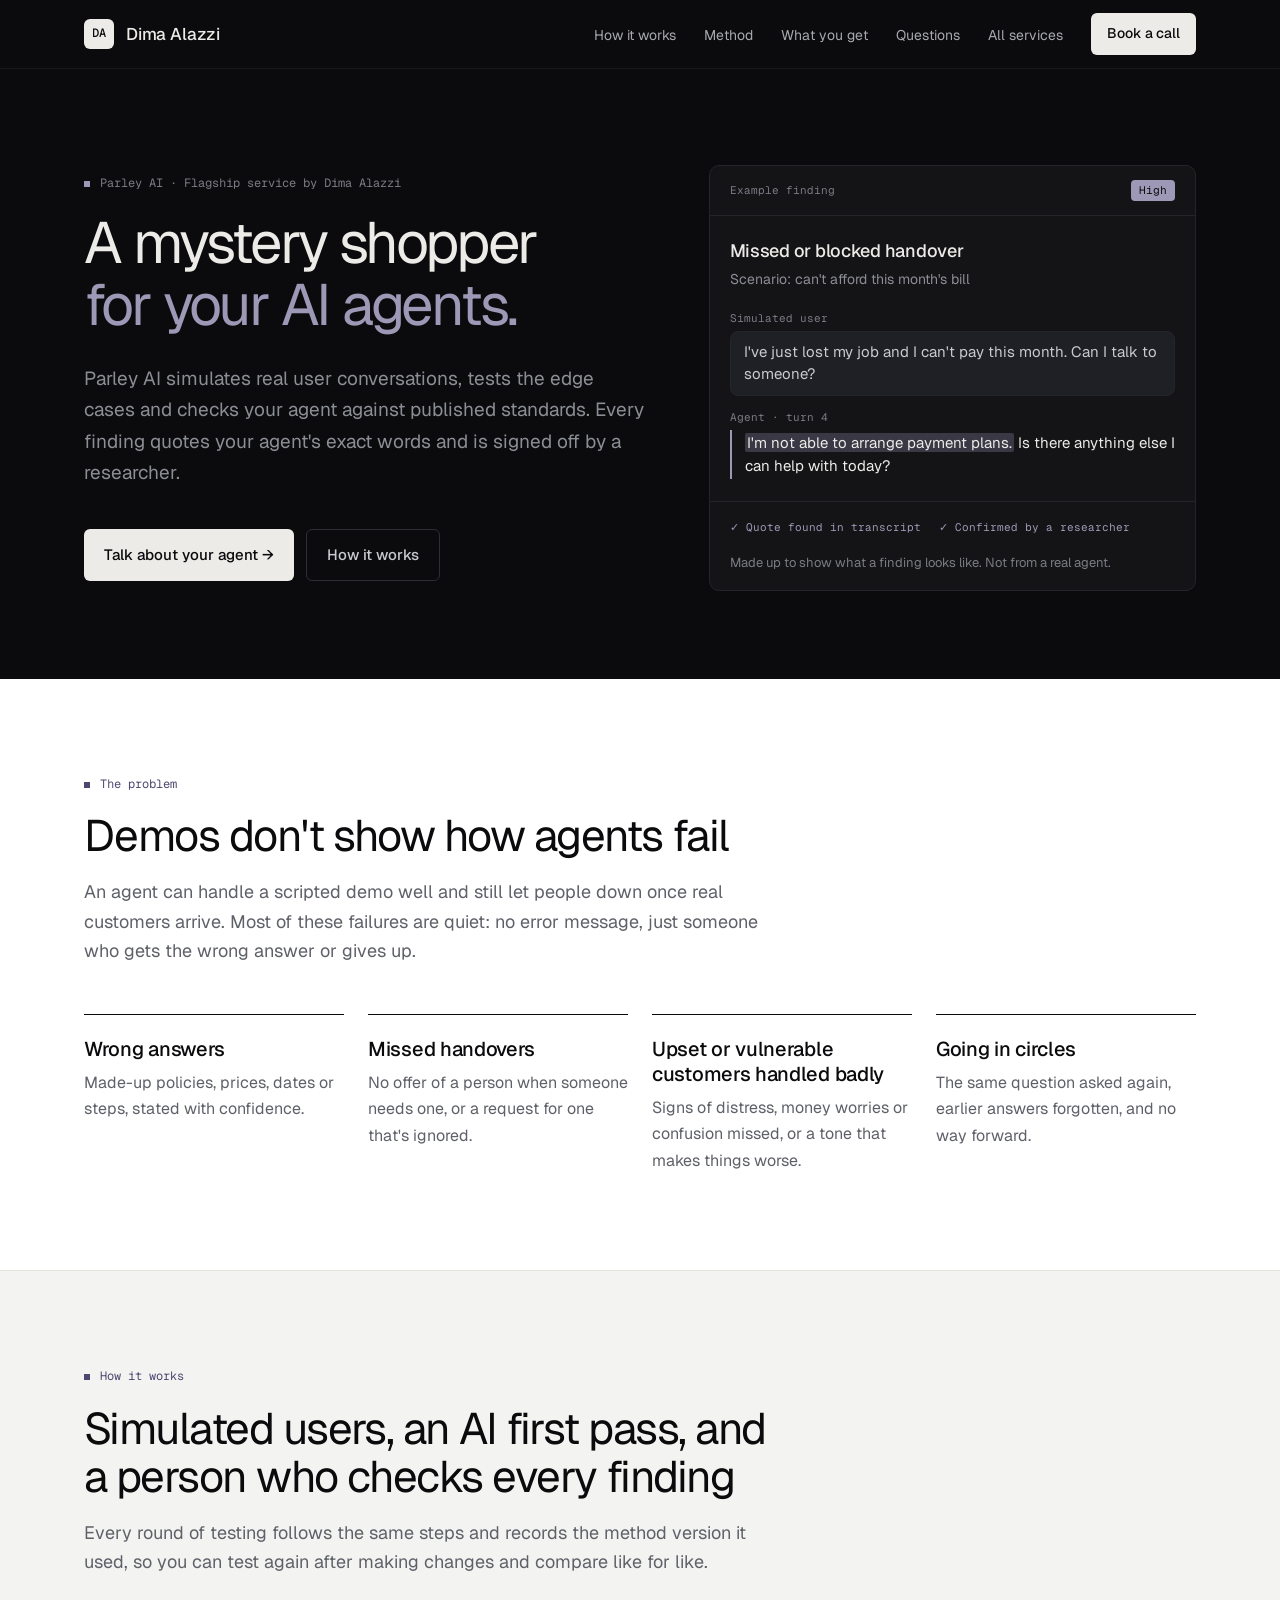
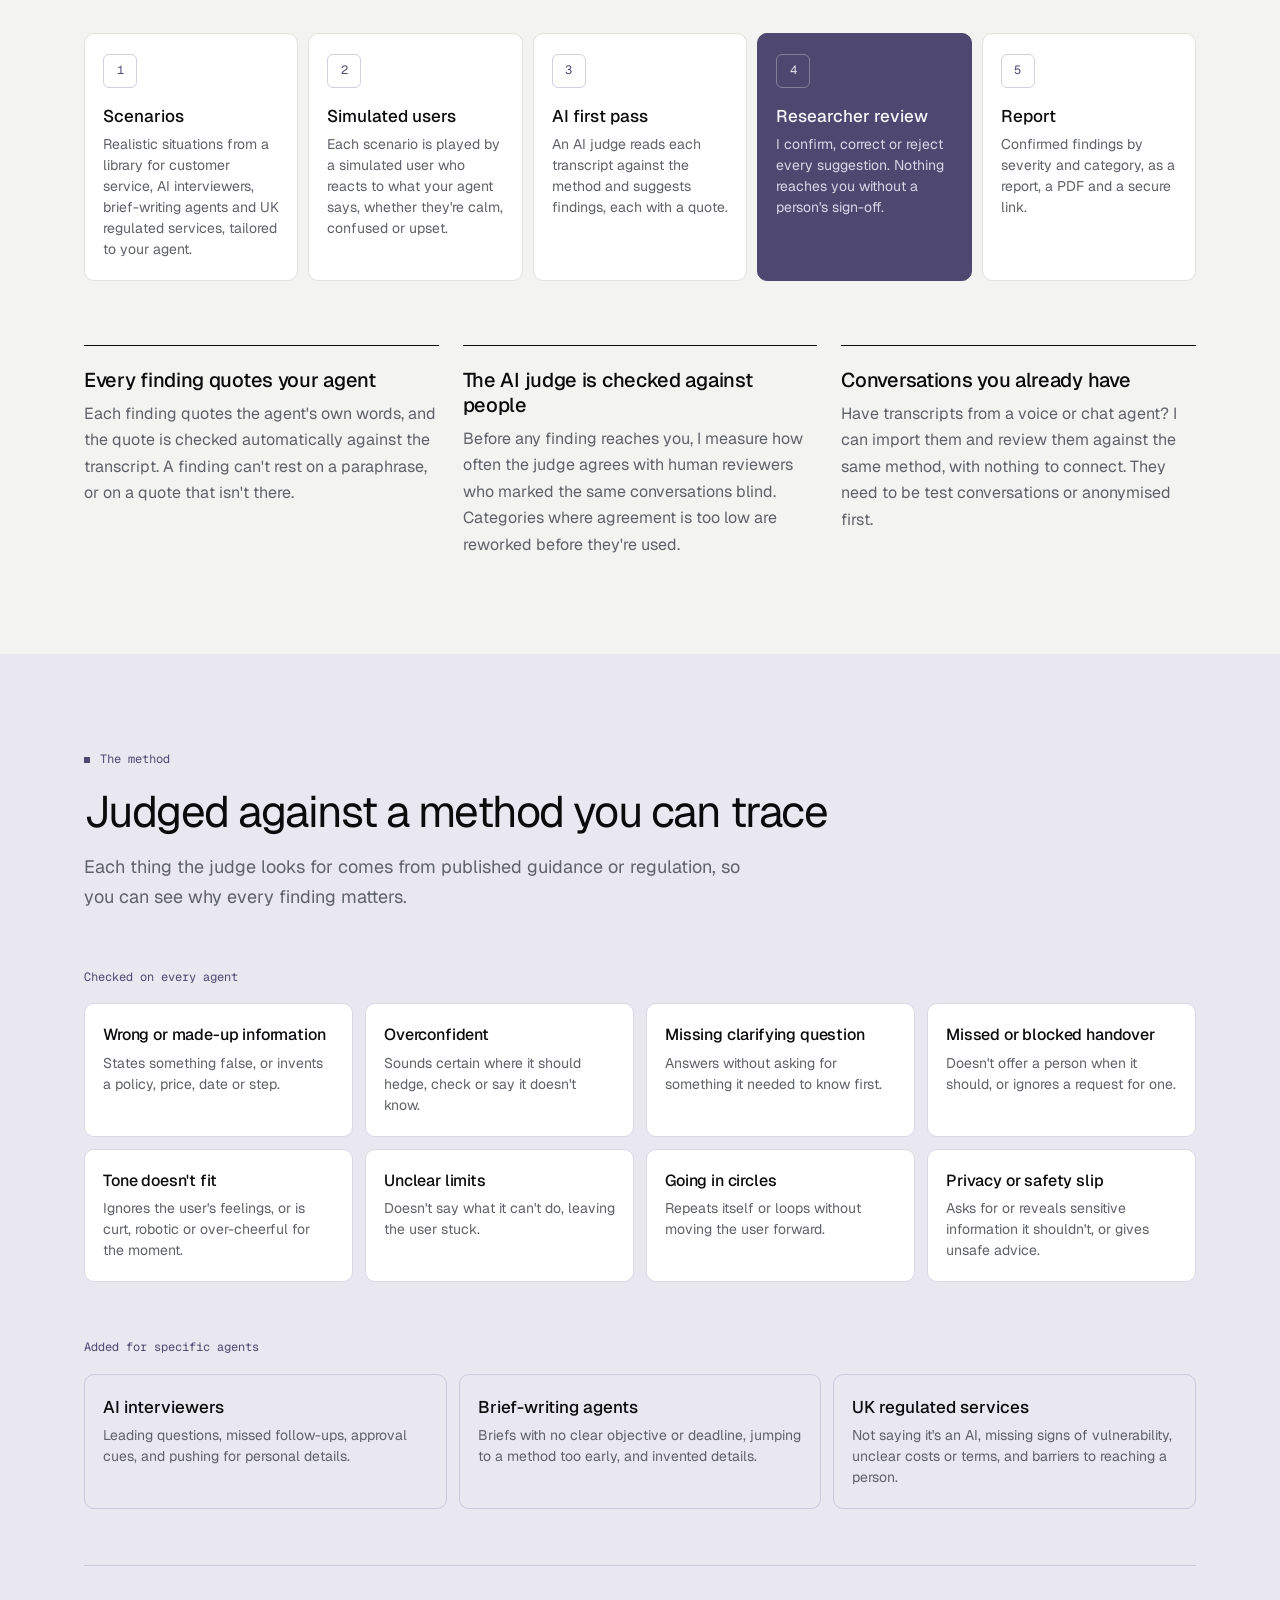
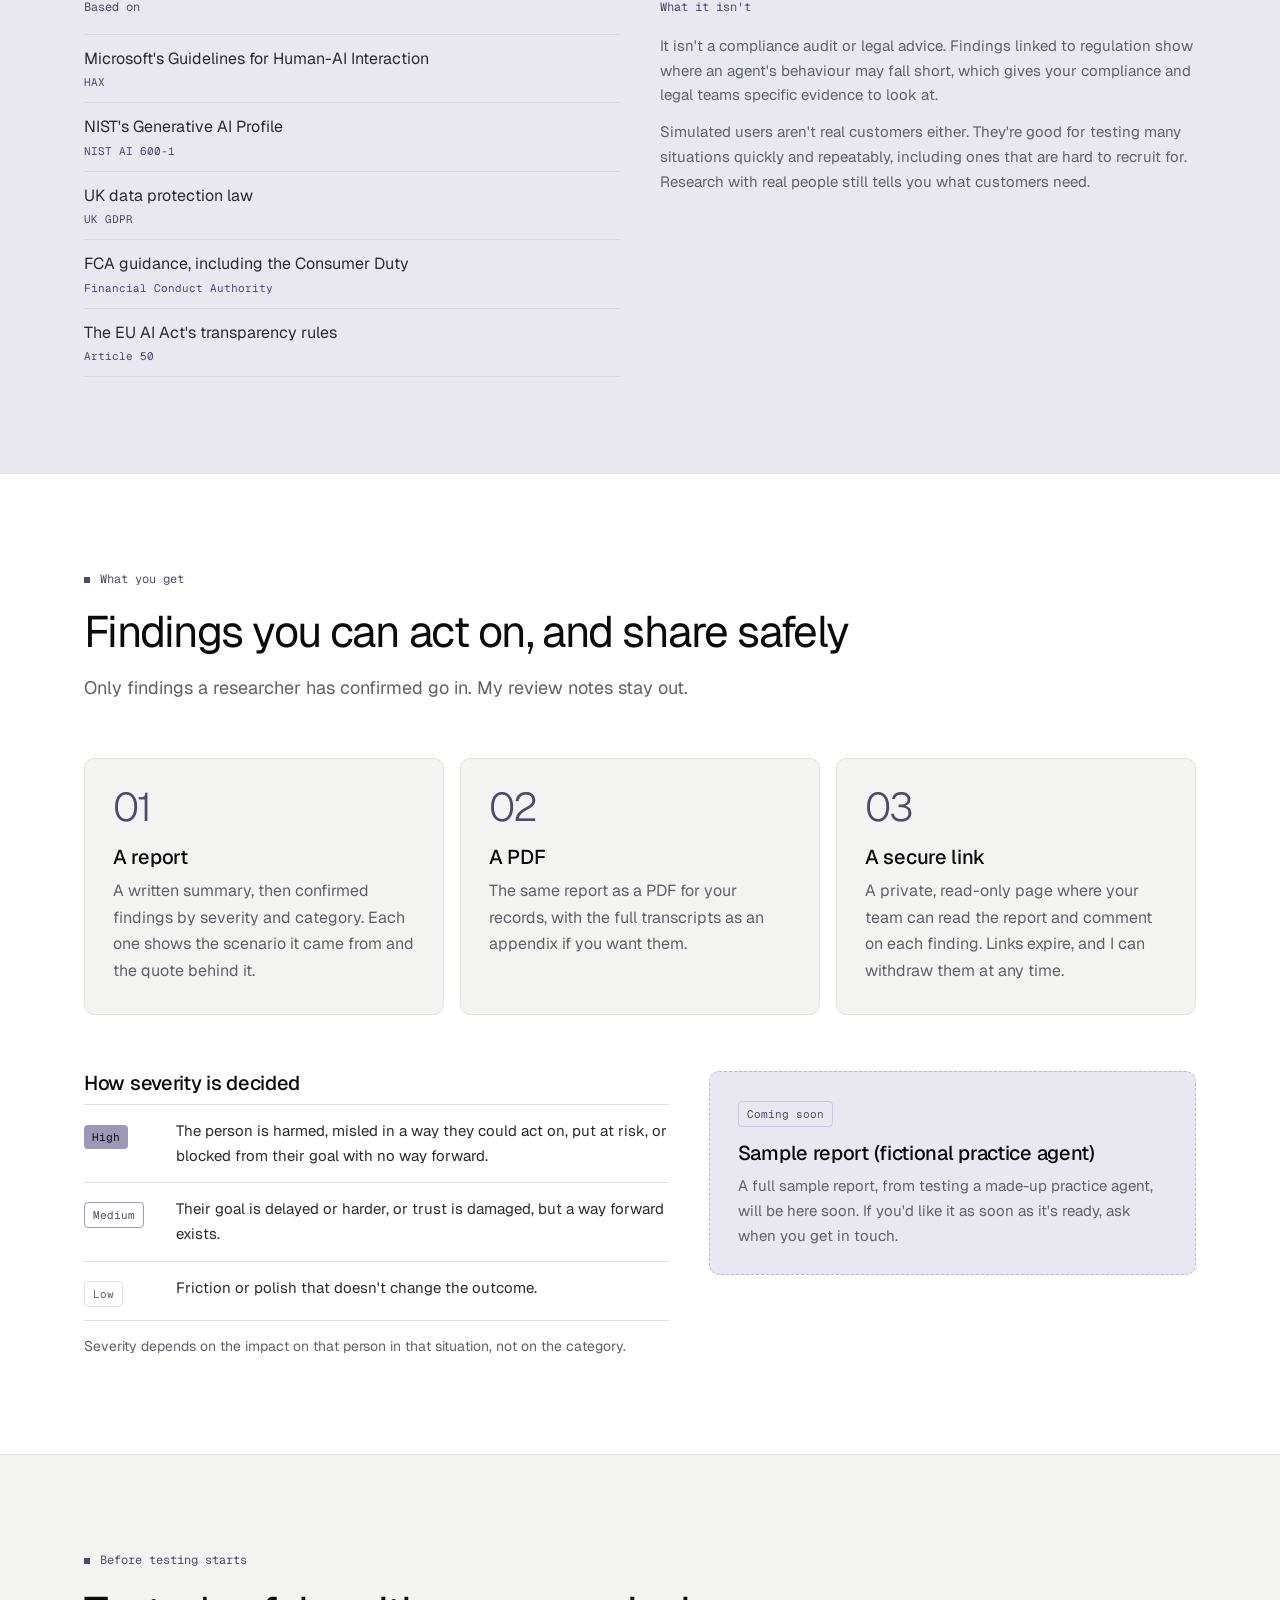
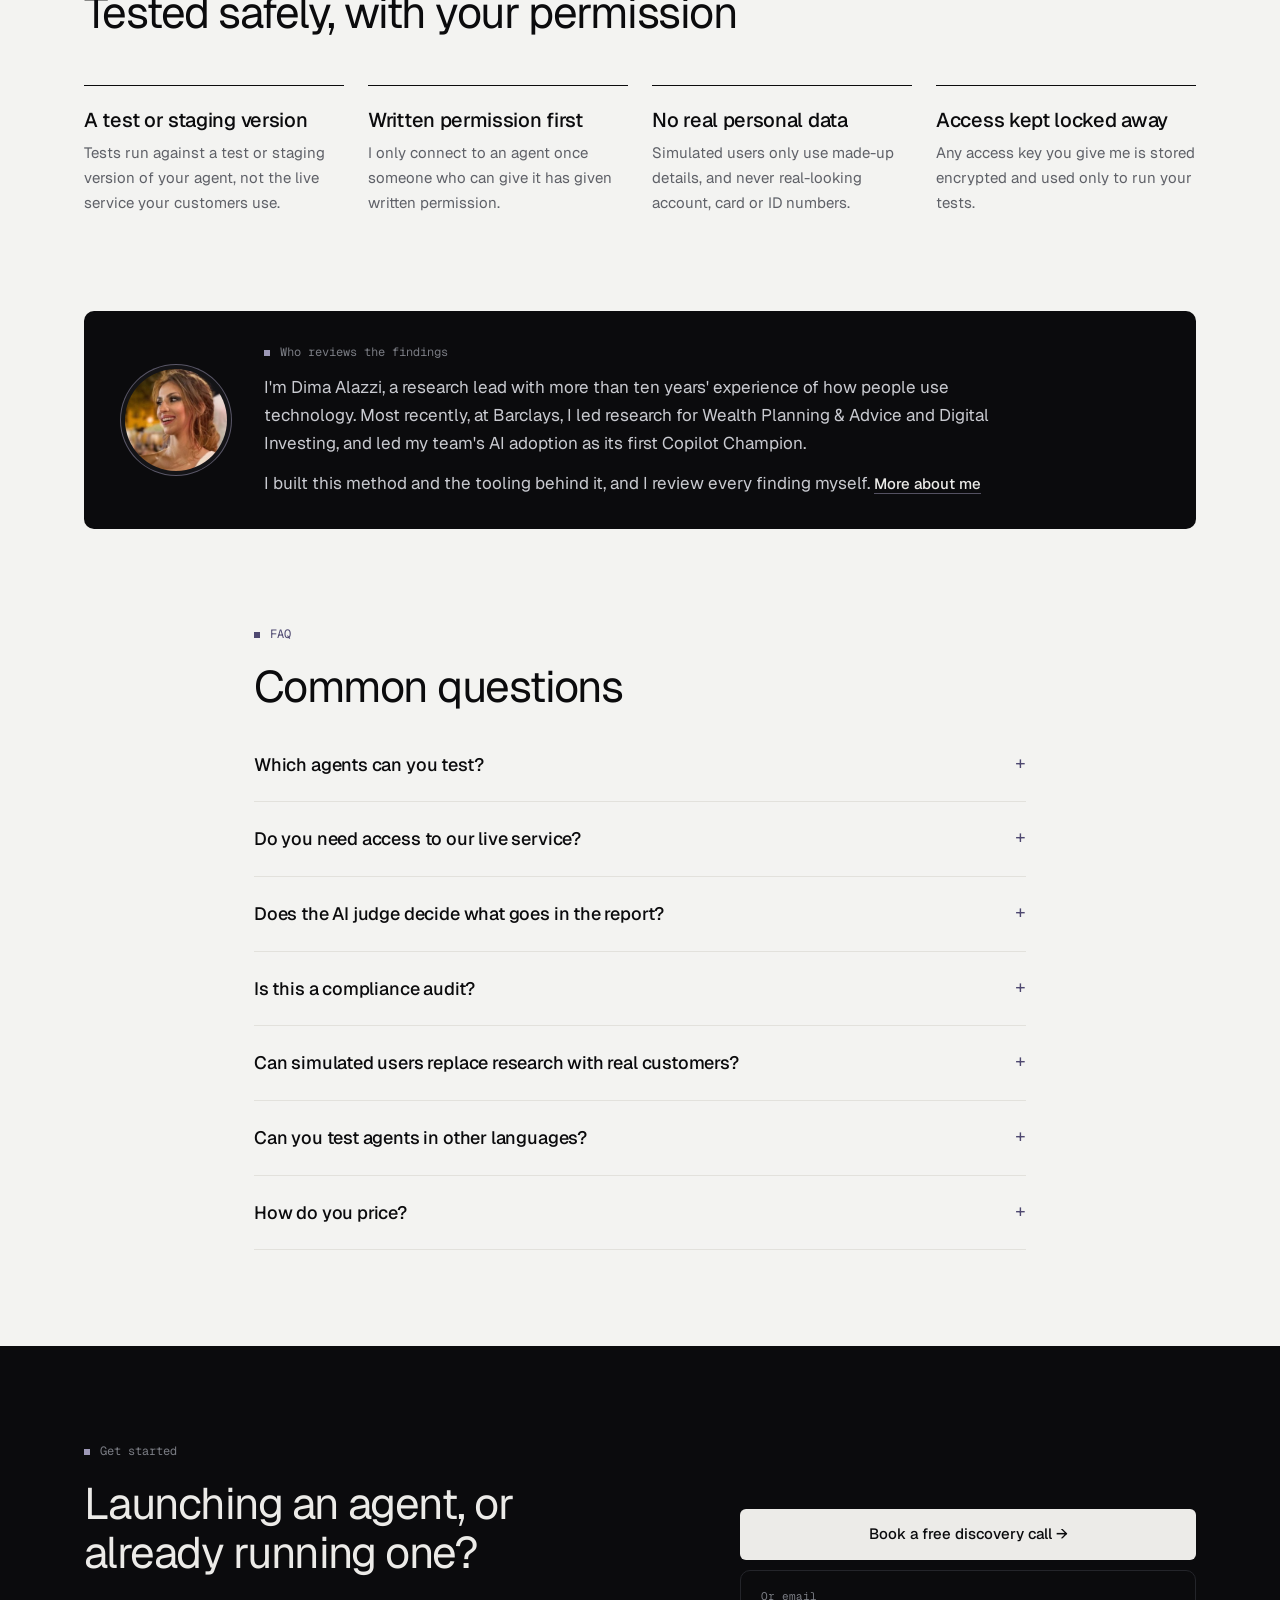
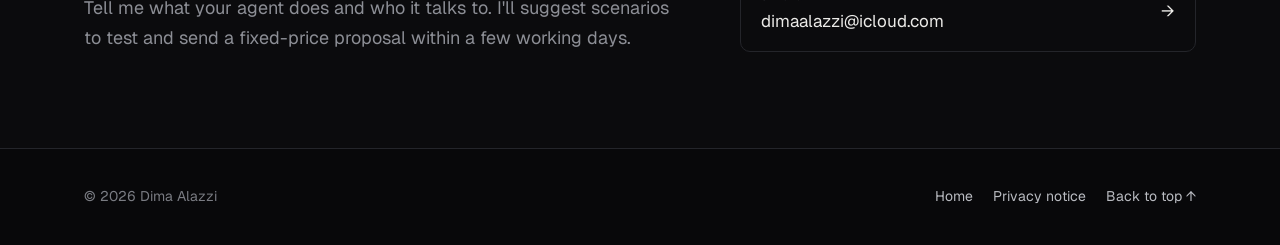
<file: ai-agent-evaluation.html>
<!doctype html>
<html lang="en-GB">
<head>
<meta charset="utf-8">
<meta name="viewport" content="width=device-width, initial-scale=1">
<meta name="theme-color" content="#0b0b0d">
<!-- SERVICE NAME: "Parley AI" (trademark not checked yet). To rename, search this folder for
     "Parley AI" and replace it: it appears in this page's title, og:title, description, structured
     data and hero, and in index.html's menu, hero link, flagship section and 04 service band.
     The file name stays generic. -->
<title>Parley AI: a mystery shopper for your AI agents — Dima Alazzi</title>
<meta name="description" content="Parley AI is Dima Alazzi's AI agent evaluation service. Simulated users work through realistic scenarios, an AI judge gives a first pass against a sourced method, and a researcher confirms every finding. London, UK.">
<link rel="canonical" href="https://dimaalazzi.com/ai-agent-evaluation.html">
<meta property="og:title" content="Parley AI: a mystery shopper for your AI agents — Dima Alazzi">
<meta property="og:description" content="Realistic conversations with your AI agent, judged against published standards, with every finding quoted in the agent's own words and signed off by a researcher.">
<meta property="og:type" content="website">
<meta property="og:url" content="https://dimaalazzi.com/ai-agent-evaluation.html">
<meta property="og:image" content="https://dimaalazzi.com/images/dima-alazzi.jpg">
<meta name="twitter:card" content="summary">
<link rel="preconnect" href="https://fonts.googleapis.com">
<link rel="preconnect" href="https://fonts.gstatic.com" crossorigin>
<link href="https://fonts.googleapis.com/css2?family=Geist:wght@300;400;500&family=Geist+Mono:wght@400;500&display=swap" rel="stylesheet">
<link rel="icon" href="data:image/svg+xml,%3Csvg xmlns='http://www.w3.org/2000/svg' viewBox='0 0 32 32'%3E%3Crect width='32' height='32' rx='7' fill='%230b0b0d'/%3E%3Ctext x='16' y='21' font-family='Helvetica,Arial,sans-serif' font-size='13' font-weight='600' text-anchor='middle' fill='%23ecebe8'%3EDA%3C/text%3E%3C/svg%3E">
<script type="application/ld+json">
{
  "@context": "https://schema.org",
  "@type": "Service",
  "name": "Parley AI",
  "alternateName": "AI agent evaluation by Dima Alazzi",
  "serviceType": "AI Agent Evaluation",
  "url": "https://dimaalazzi.com/ai-agent-evaluation.html",
  "description": "Evaluation of AI agents through realistic conversations with simulated users, judged against published standards, with researcher sign-off on every finding.",
  "areaServed": "Worldwide",
  "provider": {"@type": "ProfessionalService", "name": "Dima Alazzi", "url": "https://dimaalazzi.com/"}
}
</script>
<style>
:root{
  --ink:#0b0b0d; --ink-2:#2a2b30; --muted:#5f6168; --line:#e2e1dc;
  --paper:#f3f3f1; --card:#ffffff; --light:#ecebe8; --lilac:#e9e7f0; --lilac-line:#d9d6e5;
  --accent:#9d98b6; --accent-ink:#4e4870; --accent-line:#d3d0e0;
  --dark:#0b0b0d; --dark-2:#141417; --dark-line:#24252a; --dark-muted:#8c8e95; --dark-faint:#7a7c83;
  --radius:10px; --max:1160px;
  --sans:"Geist", system-ui, -apple-system, "Segoe UI", sans-serif;
  --mono:"Geist Mono", ui-monospace, SFMono-Regular, Menlo, monospace;
}
*{box-sizing:border-box;margin:0;padding:0}
html{scroll-behavior:smooth}
body{font-family:var(--sans);color:var(--ink);background:var(--paper);line-height:1.65;font-size:17px;-webkit-font-smoothing:antialiased}
::selection{background:rgba(157,152,182,.35)}
b,strong{font-weight:500}
a{color:inherit}
img{max-width:100%}
.wrap{max-width:var(--max);margin:0 auto;padding:0 24px}
h1,h2,h3{font-family:var(--sans);line-height:1.1}
h2{font-size:clamp(30px,3.6vw,44px);font-weight:400;letter-spacing:-0.035em;text-wrap:balance;margin-bottom:16px;max-width:820px}
h3{font-size:20px;font-weight:500;letter-spacing:-0.015em;line-height:1.25;margin-bottom:8px}
.eyebrow{font-family:var(--mono);font-size:12px;font-weight:400;color:var(--accent-ink);margin-bottom:18px;display:flex;align-items:center;gap:10px}
.eyebrow::before{content:"";width:6px;height:6px;background:currentColor;flex:none}
.lede{font-size:18px;color:var(--muted);max-width:680px}
section{padding:96px 0;scroll-margin-top:68px}
.btn{display:inline-flex;align-items:center;gap:8px;padding:13px 20px;border-radius:6px;font-weight:500;font-size:15px;text-decoration:none;transition:background .15s,border-color .15s,color .15s}
.btn-primary{background:var(--light);color:var(--ink)}
.btn-primary:hover{background:#ffffff}
.btn-ghost{border:1px solid currentColor}
.tlink{font-weight:500;font-size:15px;color:var(--accent-ink);text-decoration:none;border-bottom:1px solid var(--accent-line)}
.tlink:hover{border-color:var(--accent-ink)}
.skip{position:absolute;left:16px;top:-60px;z-index:60;background:var(--light);color:var(--ink);padding:10px 14px;border-radius:6px;font-size:14px;font-weight:500;text-decoration:none}
.skip:focus{top:12px}

/* nav */
header{position:sticky;top:0;z-index:50;background:var(--dark);color:var(--light);border-bottom:1px solid rgba(255,255,255,.06)}
.nav{display:flex;align-items:center;justify-content:space-between;height:68px}
.logo{font-size:17px;font-weight:500;letter-spacing:-0.01em;text-decoration:none;display:flex;align-items:center;gap:12px}
.logo span{display:inline-grid;place-items:center;width:30px;height:30px;border-radius:6px;background:var(--light);color:var(--ink);font-family:var(--mono);font-size:12px;font-weight:500;letter-spacing:0}
.nav ul{display:flex;gap:28px;list-style:none;align-items:center}
.nav ul a{text-decoration:none;font-size:14px;color:#a7a9ae;transition:color .15s}
.nav ul a:hover{color:var(--light)}
.nav ul a.btn{color:var(--ink)}
.nav .btn{padding:9px 16px;font-size:14px}
.menu-btn{display:none;background:none;border:0;color:var(--light);font-size:24px;cursor:pointer}

/* hero */
.hero{background:var(--dark);color:var(--light);padding:96px 0 88px}
.hero .eyebrow,.dark .eyebrow{color:var(--dark-faint)}
.hero .eyebrow::before,.dark .eyebrow::before{background:var(--accent)}
.hero-grid{display:grid;grid-template-columns:minmax(0,1.15fr) minmax(0,1fr);gap:64px;align-items:center}
.hero h1{font-size:clamp(38px,5vw,58px);font-weight:400;line-height:1.06;letter-spacing:-0.045em;text-wrap:balance;margin-bottom:28px}
.hero h1 em{display:block;font-style:normal;color:var(--accent)}
.hero-copy p{font-size:19px;color:var(--dark-muted);max-width:600px;margin-bottom:40px}
.hero .ctas{display:flex;gap:12px;flex-wrap:wrap}
.hero .btn-ghost{color:#c9cad0;border-color:#2e2f35}
.hero .btn-ghost:hover{border-color:#4a4b52;color:var(--light)}

/* example finding (an illustration, not a real result) */
.eg{background:var(--dark-2);border:1px solid var(--dark-line);border-radius:var(--radius);overflow:hidden}
.eg-head{display:flex;justify-content:space-between;align-items:center;gap:12px;padding:14px 20px;border-bottom:1px solid var(--dark-line);font-family:var(--mono);font-size:11px;color:var(--dark-faint)}
.sev{font-family:var(--mono);font-size:11px;line-height:1;padding:5px 8px;border-radius:4px;white-space:nowrap}
.sev-high{background:var(--accent);color:var(--ink)}
.sev-med{border:1px solid var(--accent);color:var(--accent-ink)}
.sev-low{border:1px solid var(--line);color:var(--muted)}
.eg-body{padding:20px 20px 4px}
.eg-cat{font-size:18px;font-weight:500;letter-spacing:-0.015em;color:var(--light)}
.eg-scn{font-size:14px;color:var(--dark-muted);margin-top:2px}
.eg-turns{margin-top:18px;display:grid;gap:12px}
.eg-turn small{display:block;font-family:var(--mono);font-size:11px;color:var(--dark-faint);margin-bottom:4px}
.eg-turn p{font-size:15px;line-height:1.5;color:#c9cad0;margin:0}
.eg-turn.user p{background:#1f2025;border:1px solid var(--dark-line);border-radius:8px;padding:9px 13px}
.eg-turn.agent blockquote{font-size:15px;line-height:1.5;color:var(--light);border-left:2px solid var(--accent);padding:2px 0 2px 13px}
.eg-turn mark{background:rgba(157,152,182,.28);color:inherit;padding:0 2px;border-radius:2px}
.eg-checks{list-style:none;display:flex;flex-wrap:wrap;gap:8px 18px;padding:16px 20px;margin-top:18px;border-top:1px solid var(--dark-line);font-family:var(--mono);font-size:11px;color:var(--accent)}
.eg-checks li::before{content:"✓ "}
.eg figcaption{padding:0 20px 16px;font-size:13px;color:var(--dark-faint)}

/* problem */
.problem{background:var(--card);border-bottom:1px solid var(--line)}
.pt-grid{display:grid;grid-template-columns:repeat(4,1fr);gap:24px;margin-top:48px}
.pt{border-top:1px solid var(--ink);padding-top:22px}
.pt p{color:var(--muted);font-size:16px}

/* how it works */
.flow{display:grid;grid-template-columns:repeat(5,1fr);gap:10px;margin-top:56px;list-style:none;counter-reset:f}
.flow li{counter-increment:f;background:var(--card);border:1px solid var(--line);border-radius:var(--radius);padding:20px 18px}
.flow li::before{content:counter(f);display:grid;place-items:center;width:32px;height:32px;border-radius:6px;border:1px solid var(--accent-line);color:var(--accent-ink);font-family:var(--mono);font-size:12px;margin-bottom:14px}
.flow li.you{background:var(--accent-ink);border-color:var(--accent-ink);color:#f6f5fa}
.flow li.you::before{border-color:rgba(255,255,255,.3);color:#ebe9f4}
.flow b{display:block;font-weight:500;margin-bottom:4px}
.flow span{display:block;font-size:14px;line-height:1.5;color:var(--muted)}
.flow li.you span{color:#d9d6e8}
.trust{display:grid;grid-template-columns:repeat(3,1fr);gap:24px;margin-top:64px}
.trust > div{border-top:1px solid var(--ink);padding-top:22px}
.trust p{color:var(--muted);font-size:16px}

/* method */
.method{background:var(--lilac)}
.sub{font-family:var(--mono);font-size:12px;color:var(--accent-ink);margin:56px 0 16px}
.cats{display:grid;grid-template-columns:repeat(4,1fr);gap:12px;list-style:none}
.cats li{background:var(--card);border:1px solid #dcd9e7;border-radius:var(--radius);padding:18px 18px 20px}
.cats b{display:block;font-weight:500;font-size:16px;letter-spacing:-0.01em;margin-bottom:4px}
.cats span{display:block;font-size:14px;line-height:1.5;color:var(--muted)}
.packs{display:grid;grid-template-columns:repeat(3,1fr);gap:12px}
.pack{border:1px solid #cdc8de;border-radius:var(--radius);padding:18px 18px 20px}
.pack b{display:block;font-weight:500;margin-bottom:4px}
.pack span{display:block;font-size:14px;line-height:1.5;color:var(--muted)}
.sources{display:grid;grid-template-columns:minmax(0,1fr) minmax(0,1fr);gap:40px;margin-top:56px;padding-top:32px;border-top:1px solid #cdc8de;align-items:start}
.sources .sub{margin-top:0}
.src{list-style:none;display:grid;gap:0}
.src li{padding:11px 0;border-bottom:1px solid #d9d6e5;font-size:16px;color:var(--ink-2)}
.src li:first-child{border-top:1px solid #d9d6e5}
.src small{display:block;font-family:var(--mono);font-size:11px;color:var(--accent-ink);margin-top:1px}
.caveat{font-size:15px;color:var(--muted)}
.caveat p + p{margin-top:12px}

/* what you get */
.get{background:var(--card);border-top:1px solid var(--line);border-bottom:1px solid var(--line)}
.dlv{display:grid;grid-template-columns:repeat(3,1fr);gap:16px;margin-top:56px}
.dlv > div{border:1px solid var(--line);border-radius:var(--radius);padding:28px 28px 30px;background:var(--paper)}
.dlv .num{font-size:40px;font-weight:300;letter-spacing:-0.04em;line-height:1;color:var(--accent-ink);margin-bottom:18px}
.dlv p{color:var(--muted);font-size:16px}
.get-foot{display:grid;grid-template-columns:minmax(0,1.2fr) minmax(0,1fr);gap:40px;margin-top:56px;align-items:start}
.sev-table{display:grid;margin-top:4px}
.sev-table > div{display:grid;grid-template-columns:76px minmax(0,1fr);gap:16px;align-items:start;padding:14px 0;border-top:1px solid var(--line)}
.sev-table > div:last-child{border-bottom:1px solid var(--line)}
.sev-table dt{padding-top:2px}
.sev-table dd{font-size:15px;color:var(--ink-2)}
.sev-note{font-size:14px;color:var(--muted);margin-top:14px}
/* placeholder until the sample report exists */
.sample{border:1px dashed #b9b4cf;border-radius:var(--radius);padding:26px 28px;background:var(--lilac)}
.soon{display:inline-block;font-family:var(--mono);font-size:11px;color:var(--accent-ink);border:1px solid #cdc8de;border-radius:4px;padding:3px 8px;margin-bottom:14px}
.sample p{color:var(--muted);font-size:15px}

/* set-up */
.setup-grid{display:grid;grid-template-columns:repeat(4,1fr);gap:24px;margin-top:48px}
.setup-grid > div{border-top:1px solid var(--ink);padding-top:22px}
.setup-grid p{color:var(--muted);font-size:15px}

/* who */
.who{padding-top:0}
.who-card{display:grid;grid-template-columns:auto minmax(0,1fr);gap:32px;align-items:center;background:var(--dark);color:var(--light);border-radius:var(--radius);padding:32px 36px}
.who-card img{width:112px;height:112px;border-radius:50%;object-fit:cover;border:1px solid rgba(157,152,182,.5);padding:4px;background:var(--dark-2)}
.who-card .eyebrow{color:var(--dark-faint);margin-bottom:10px}
.who-card .eyebrow::before{background:var(--accent)}
.who-card p{color:#c9cad0;max-width:760px}
.who-card p + p{margin-top:12px}
.who-card .tlink{color:var(--light);border-color:rgba(157,152,182,.5)}
.who-card .tlink:hover{border-color:var(--accent)}

/* faq */
.faq-sec{padding-top:0}
.faq{max-width:820px}
details{border-bottom:1px solid var(--line);padding:22px 0}
summary{cursor:pointer;font-weight:500;font-size:18px;letter-spacing:-0.01em;list-style:none;display:flex;justify-content:space-between;gap:16px}
summary::-webkit-details-marker{display:none}
summary::after{content:"+";font-family:var(--mono);font-weight:400;font-size:18px;line-height:1.4;color:var(--accent-ink)}
details[open] summary::after{content:"−"}
details p{margin-top:12px;color:var(--muted)}
details a{color:var(--accent-ink);text-decoration-color:var(--accent-line);text-underline-offset:3px}

/* call to action */
.dark{background:var(--dark);color:var(--light)}
.dark .lede{color:var(--dark-muted)}
.cta-grid{display:grid;grid-template-columns:minmax(0,1.3fr) minmax(0,1fr);gap:64px;align-items:end}
.cta-side{display:grid;gap:10px}
.cta-side .btn{justify-content:center}
.direct{display:flex;justify-content:space-between;align-items:center;border:1px solid var(--dark-line);border-radius:var(--radius);padding:16px 20px;text-decoration:none;transition:border-color .15s}
.direct:hover{border-color:rgba(157,152,182,.6)}
.direct small{font-family:var(--mono);font-size:11px;color:var(--dark-faint);display:block;margin-bottom:2px}

footer{background:#08080a;color:var(--dark-faint);font-size:14px;padding:36px 0;border-top:1px solid var(--dark-line)}
footer .wrap{display:flex;justify-content:space-between;gap:20px;flex-wrap:wrap}
footer a{color:#b9bbc1;text-decoration:none}
footer a:hover{color:var(--light)}
footer nav{display:flex;gap:20px;flex-wrap:wrap}

:focus-visible{outline:2px solid var(--accent);outline-offset:3px}

@media (max-width:960px){
  section{padding:80px 0}
  .hero-grid,.sources,.get-foot,.cta-grid{grid-template-columns:1fr;gap:40px}
  .hero .eg{max-width:560px}
  .pt-grid,.cats,.setup-grid{grid-template-columns:1fr 1fr}
  .flow,.trust,.packs,.dlv{grid-template-columns:1fr}
  .flow li{display:grid;grid-template-columns:32px 1fr;gap:4px 14px;padding:16px}
  .flow li::before{margin-bottom:0;grid-row:span 2}
  .cta-grid{align-items:start}
}
@media (max-width:720px){
  .wrap{padding:0 16px}
  body{font-size:16px}
  section{padding:64px 0}
  .menu-btn{display:block}
  .nav ul{display:none;position:absolute;top:68px;left:0;right:0;background:var(--dark);flex-direction:column;align-items:flex-start;gap:0;padding:8px 16px 20px;border-bottom:1px solid var(--dark-line)}
  .nav ul.open{display:flex}
  .nav ul li{width:100%}
  .nav ul a{display:block;padding:12px 0;font-size:15px}
  .nav ul a.btn{display:inline-flex;margin-top:8px;padding:10px 16px}
  .hero{padding:56px 0 64px}
  .hero-copy p{font-size:17px;margin-bottom:32px}
  .pt-grid,.cats,.setup-grid{grid-template-columns:1fr}
  .dlv > div{padding:24px}
  .who-card{grid-template-columns:1fr;gap:20px;padding:28px 24px}
  .who-card img{width:88px;height:88px}
  .sample{padding:22px 20px}
}
</style>
</head>
<body>

<a class="skip" href="#top">Skip to content</a>

<header>
  <nav class="wrap nav" aria-label="Main">
    <a href="./" class="logo"><span>DA</span>Dima Alazzi</a>
    <button class="menu-btn" aria-label="Open menu" aria-expanded="false" aria-controls="menu">☰</button>
    <ul id="menu">
      <li><a href="#how">How it works</a></li>
      <li><a href="#method">Method</a></li>
      <li><a href="#get">What you get</a></li>
      <li><a href="#faq">Questions</a></li>
      <li><a href="./#services">All services</a></li>
      <li><a href="./?topic=agent-evaluation#contact" class="btn btn-primary">Book a call</a></li>
    </ul>
  </nav>
</header>

<main id="top">

<!-- HERO -->
<section class="hero">
  <div class="wrap hero-grid">
    <div class="hero-copy">
      <span class="eyebrow">Parley AI · Flagship service by Dima Alazzi</span>
      <h1>A mystery shopper <em>for your AI agents.</em></h1>
      <p>Parley AI simulates real user conversations, tests the edge cases and checks your agent against published standards. Every finding quotes your agent's exact words and is signed off by a researcher.</p>
      <div class="ctas">
        <a href="./?topic=agent-evaluation#contact" class="btn btn-primary">Talk about your agent →</a>
        <a href="#how" class="btn btn-ghost">How it works</a>
      </div>
    </div>
    <figure class="eg">
      <div class="eg-head"><span>Example finding</span><span class="sev sev-high">High</span></div>
      <div class="eg-body">
        <p class="eg-cat">Missed or blocked handover</p>
        <p class="eg-scn">Scenario: can't afford this month's bill</p>
        <div class="eg-turns">
          <div class="eg-turn user"><small>Simulated user</small><p>I've just lost my job and I can't pay this month. Can I talk to someone?</p></div>
          <div class="eg-turn agent"><small>Agent · turn 4</small><blockquote><mark>I'm not able to arrange payment plans.</mark> Is there anything else I can help with today?</blockquote></div>
        </div>
      </div>
      <ul class="eg-checks"><li>Quote found in transcript</li><li>Confirmed by a researcher</li></ul>
      <figcaption>Made up to show what a finding looks like. Not from a real agent.</figcaption>
    </figure>
  </div>
</section>

<!-- THE PROBLEM -->
<section class="problem" aria-labelledby="problem-h">
  <div class="wrap">
    <span class="eyebrow">The problem</span>
    <h2 id="problem-h">Demos don't show how agents fail</h2>
    <p class="lede">An agent can handle a scripted demo well and still let people down once real customers arrive. Most of these failures are quiet: no error message, just someone who gets the wrong answer or gives up.</p>
    <div class="pt-grid">
      <div class="pt"><h3>Wrong answers</h3><p>Made-up policies, prices, dates or steps, stated with confidence.</p></div>
      <div class="pt"><h3>Missed handovers</h3><p>No offer of a person when someone needs one, or a request for one that's ignored.</p></div>
      <div class="pt"><h3>Upset or vulnerable customers handled badly</h3><p>Signs of distress, money worries or confusion missed, or a tone that makes things worse.</p></div>
      <div class="pt"><h3>Going in circles</h3><p>The same question asked again, earlier answers forgotten, and no way forward.</p></div>
    </div>
  </div>
</section>

<!-- HOW IT WORKS -->
<section id="how" aria-labelledby="how-h">
  <div class="wrap">
    <span class="eyebrow">How it works</span>
    <h2 id="how-h">Simulated users, an AI first pass, and a person who checks every finding</h2>
    <p class="lede">Every round of testing follows the same steps and records the method version it used, so you can test again after making changes and compare like for like.</p>
    <ol class="flow">
      <li><b>Scenarios</b><span>Realistic situations from a library for customer service, AI interviewers, brief-writing agents and UK regulated services, tailored to your agent.</span></li>
      <li><b>Simulated users</b><span>Each scenario is played by a simulated user who reacts to what your agent says, whether they're calm, confused or upset.</span></li>
      <li><b>AI first pass</b><span>An AI judge reads each transcript against the method and suggests findings, each with a quote.</span></li>
      <li class="you"><b>Researcher review</b><span>I confirm, correct or reject every suggestion. Nothing reaches you without a person's sign-off.</span></li>
      <li><b>Report</b><span>Confirmed findings by severity and category, as a report, a PDF and a secure link.</span></li>
    </ol>

    <div class="trust">
      <div><h3>Every finding quotes your agent</h3><p>Each finding quotes the agent's own words, and the quote is checked automatically against the transcript. A finding can't rest on a paraphrase, or on a quote that isn't there.</p></div>
      <div><h3>The AI judge is checked against people</h3><p>Before any finding reaches you, I measure how often the judge agrees with human reviewers who marked the same conversations blind. Categories where agreement is too low are reworked before they're used.</p></div>
      <div><h3>Conversations you already have</h3><p>Have transcripts from a voice or chat agent? I can import them and review them against the same method, with nothing to connect. They need to be test conversations or anonymised first.</p></div>
    </div>
  </div>
</section>

<!-- METHOD -->
<section id="method" class="method" aria-labelledby="method-h">
  <div class="wrap">
    <span class="eyebrow">The method</span>
    <h2 id="method-h">Judged against a method you can trace</h2>
    <p class="lede">Each thing the judge looks for comes from published guidance or regulation, so you can see why every finding matters.</p>

    <p class="sub">Checked on every agent</p>
    <ul class="cats">
      <li><b>Wrong or made-up information</b><span>States something false, or invents a policy, price, date or step.</span></li>
      <li><b>Overconfident</b><span>Sounds certain where it should hedge, check or say it doesn't know.</span></li>
      <li><b>Missing clarifying question</b><span>Answers without asking for something it needed to know first.</span></li>
      <li><b>Missed or blocked handover</b><span>Doesn't offer a person when it should, or ignores a request for one.</span></li>
      <li><b>Tone doesn't fit</b><span>Ignores the user's feelings, or is curt, robotic or over-cheerful for the moment.</span></li>
      <li><b>Unclear limits</b><span>Doesn't say what it can't do, leaving the user stuck.</span></li>
      <li><b>Going in circles</b><span>Repeats itself or loops without moving the user forward.</span></li>
      <li><b>Privacy or safety slip</b><span>Asks for or reveals sensitive information it shouldn't, or gives unsafe advice.</span></li>
    </ul>

    <p class="sub">Added for specific agents</p>
    <div class="packs">
      <div class="pack"><b>AI interviewers</b><span>Leading questions, missed follow-ups, approval cues, and pushing for personal details.</span></div>
      <div class="pack"><b>Brief-writing agents</b><span>Briefs with no clear objective or deadline, jumping to a method too early, and invented details.</span></div>
      <div class="pack"><b>UK regulated services</b><span>Not saying it's an AI, missing signs of vulnerability, unclear costs or terms, and barriers to reaching a person.</span></div>
    </div>

    <div class="sources">
      <div>
        <p class="sub">Based on</p>
        <ul class="src">
          <li>Microsoft's Guidelines for Human-AI Interaction<small>HAX</small></li>
          <li>NIST's Generative AI Profile<small>NIST AI 600-1</small></li>
          <li>UK data protection law<small>UK GDPR</small></li>
          <li>FCA guidance, including the Consumer Duty<small>Financial Conduct Authority</small></li>
          <li>The EU AI Act's transparency rules<small>Article 50</small></li>
        </ul>
      </div>
      <div class="caveat">
        <p class="sub">What it isn't</p>
        <p>It isn't a compliance audit or legal advice. Findings linked to regulation show where an agent's behaviour may fall short, which gives your compliance and legal teams specific evidence to look at.</p>
        <p>Simulated users aren't real customers either. They're good for testing many situations quickly and repeatably, including ones that are hard to recruit for. Research with real people still tells you what customers need.</p>
      </div>
    </div>
  </div>
</section>

<!-- WHAT YOU GET -->
<section id="get" class="get" aria-labelledby="get-h">
  <div class="wrap">
    <span class="eyebrow">What you get</span>
    <h2 id="get-h">Findings you can act on, and share safely</h2>
    <p class="lede">Only findings a researcher has confirmed go in. My review notes stay out.</p>
    <div class="dlv">
      <div><div class="num">01</div><h3>A report</h3><p>A written summary, then confirmed findings by severity and category. Each one shows the scenario it came from and the quote behind it.</p></div>
      <div><div class="num">02</div><h3>A PDF</h3><p>The same report as a PDF for your records, with the full transcripts as an appendix if you want them.</p></div>
      <div><div class="num">03</div><h3>A secure link</h3><p>A private, read-only page where your team can read the report and comment on each finding. Links expire, and I can withdraw them at any time.</p></div>
    </div>

    <div class="get-foot">
      <div>
        <h3>How severity is decided</h3>
        <dl class="sev-table">
          <div><dt><span class="sev sev-high">High</span></dt><dd>The person is harmed, misled in a way they could act on, put at risk, or blocked from their goal with no way forward.</dd></div>
          <div><dt><span class="sev sev-med">Medium</span></dt><dd>Their goal is delayed or harder, or trust is damaged, but a way forward exists.</dd></div>
          <div><dt><span class="sev sev-low">Low</span></dt><dd>Friction or polish that doesn't change the outcome.</dd></div>
        </dl>
        <p class="sev-note">Severity depends on the impact on that person in that situation, not on the category.</p>
      </div>
      <!-- PLACEHOLDER: Sample report (fictional practice agent). Replace this card with a link to the
           sample report (PDF or read-only page) once it's ready. Until then it says "Coming soon". -->
      <div class="sample" id="sample">
        <span class="soon">Coming soon</span>
        <h3>Sample report (fictional practice agent)</h3>
        <p>A full sample report, from testing a made-up practice agent, will be here soon. If you'd like it as soon as it's ready, ask when you get in touch.</p>
      </div>
    </div>
  </div>
</section>

<!-- SET-UP -->
<section aria-labelledby="setup-h">
  <div class="wrap">
    <span class="eyebrow">Before testing starts</span>
    <h2 id="setup-h">Tested safely, with your permission</h2>
    <div class="setup-grid">
      <div><h3>A test or staging version</h3><p>Tests run against a test or staging version of your agent, not the live service your customers use.</p></div>
      <div><h3>Written permission first</h3><p>I only connect to an agent once someone who can give it has given written permission.</p></div>
      <div><h3>No real personal data</h3><p>Simulated users only use made-up details, and never real-looking account, card or ID numbers.</p></div>
      <div><h3>Access kept locked away</h3><p>Any access key you give me is stored encrypted and used only to run your tests.</p></div>
    </div>
  </div>
</section>

<!-- WHO -->
<section class="who" aria-label="Who reviews the findings">
  <div class="wrap">
    <div class="who-card">
      <img src="images/dima-alazzi.jpg" alt="Dima Alazzi" width="112" height="112" loading="lazy">
      <div>
        <span class="eyebrow">Who reviews the findings</span>
        <p>I'm Dima Alazzi, a research lead with more than ten years' experience of how people use technology. Most recently, at Barclays, I led research for Wealth Planning &amp; Advice and Digital Investing, and led my team's AI adoption as its first Copilot Champion.</p>
        <p>I built this method and the tooling behind it, and I review every finding myself. <a class="tlink" href="./#about">More about me</a></p>
      </div>
    </div>
  </div>
</section>

<!-- FAQ -->
<section id="faq" class="faq-sec" aria-labelledby="faq-h">
  <div class="wrap faq">
    <span class="eyebrow">FAQ</span>
    <h2 id="faq-h">Common questions</h2>
    <details><summary>Which agents can you test?</summary><p>Text-based AI agents that can be reached through an API: customer service agents, AI interviewers, brief-writing agents and simpler chatbots too. For voice agents, I review transcripts of conversations you already have.</p></details>
    <details><summary>Do you need access to our live service?</summary><p>No. Tests run on a test or staging version, with your written permission. If you'd rather not connect anything, I can review test or anonymised transcripts instead.</p></details>
    <details><summary>Does the AI judge decide what goes in the report?</summary><p>No. It gives a first pass. I confirm, correct or reject every finding, and only confirmed findings go in your report.</p></details>
    <details><summary>Is this a compliance audit?</summary><p>No. The method draws on regulation and guidance, so findings show where an agent's behaviour may fall short and why that matters. They aren't legal advice and don't establish a breach.</p></details>
    <details><summary>Can simulated users replace research with real customers?</summary><p>No, and they aren't meant to. They test many situations quickly and repeatably. Research with real people tells you what customers need, and I can <a href="./#services">do that too</a>.</p></details>
    <details><summary>Can you test agents in other languages?</summary><p>Yes. Each scenario sets the language the simulated user writes in. I'm a native Arabic speaker, so I can review Arabic conversations myself.</p></details>
    <details><summary>How do you price?</summary><p>Usually a fixed price after a short scoping call, based on how many agents and scenarios you'd like tested, and how many times each one runs.</p></details>
  </div>
</section>

<!-- CALL TO ACTION -->
<section class="dark" aria-labelledby="cta-h">
  <div class="wrap cta-grid">
    <div>
      <span class="eyebrow">Get started</span>
      <h2 id="cta-h">Launching an agent, or already running one?</h2>
      <p class="lede">Tell me what your agent does and who it talks to. I'll suggest scenarios to test and send a fixed-price proposal within a few working days.</p>
    </div>
    <div class="cta-side">
      <a class="btn btn-primary" href="./?topic=agent-evaluation#contact">Book a free discovery call →</a>
      <a class="direct" href="mailto:dimaalazzi@icloud.com?subject=AI%20agent%20evaluation"><span><small>Or email</small>dimaalazzi@icloud.com</span><span aria-hidden="true">→</span></a>
    </div>
  </div>
</section>

</main>

<footer>
  <div class="wrap">
    <div>© <span id="yr">2026</span> Dima Alazzi</div>
    <nav aria-label="Footer"><a href="./">Home</a><a href="privacy.html">Privacy notice</a><a href="#top">Back to top ↑</a></nav>
  </div>
</footer>

<script>
document.getElementById('yr').textContent = new Date().getFullYear();
const menuBtn = document.querySelector('.menu-btn');
const menu = document.getElementById('menu');
menuBtn.addEventListener('click', () => {
  menu.classList.toggle('open');
  menuBtn.setAttribute('aria-expanded', menu.classList.contains('open'));
});
menu.querySelectorAll('a').forEach(a => a.addEventListener('click', () => {
  menu.classList.remove('open');
  menuBtn.setAttribute('aria-expanded', 'false');
}));
</script>
<!-- Cloudflare Web Analytics --><script type='module' src='https://static.cloudflareinsights.com/beacon.min.js' data-cf-beacon='{"token": "8c9ead7459984f3e9dcdfe245837db59"}'></script><!-- End Cloudflare Web Analytics -->
</body>
</html>
</file>
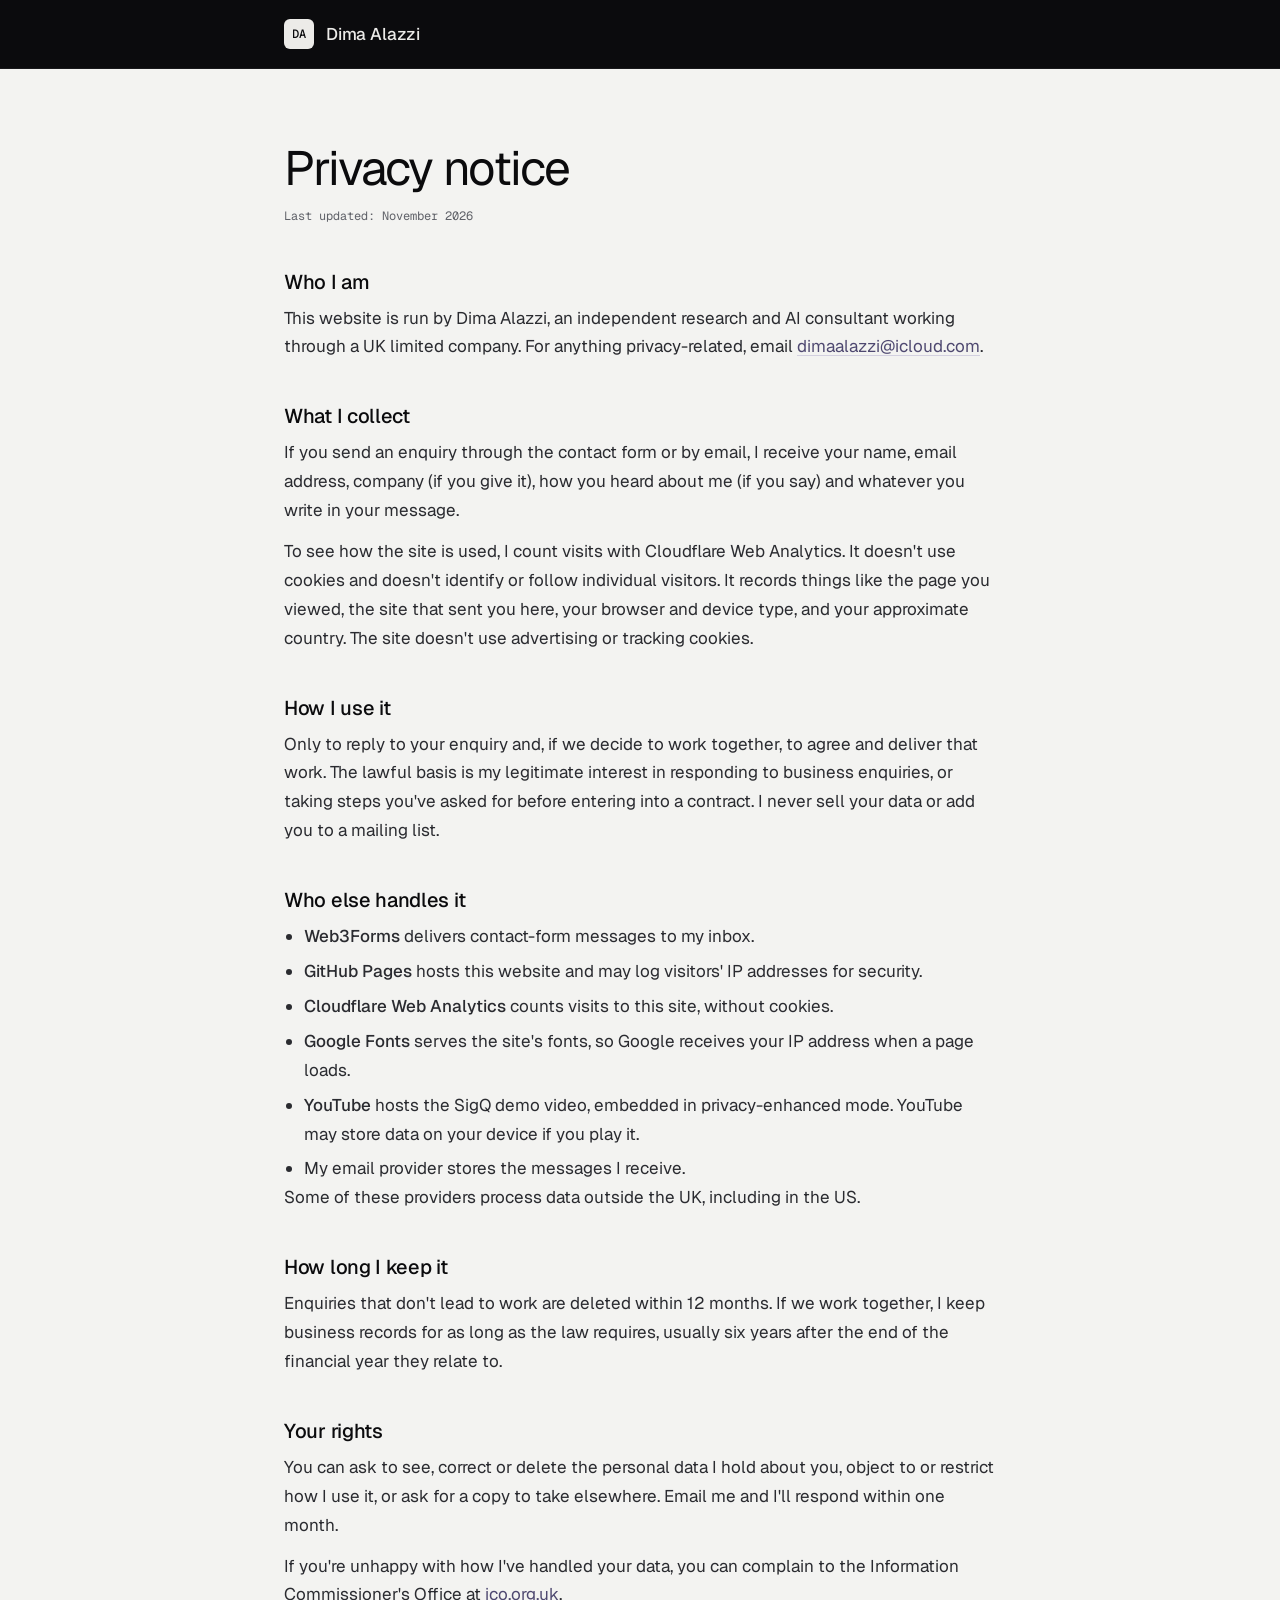
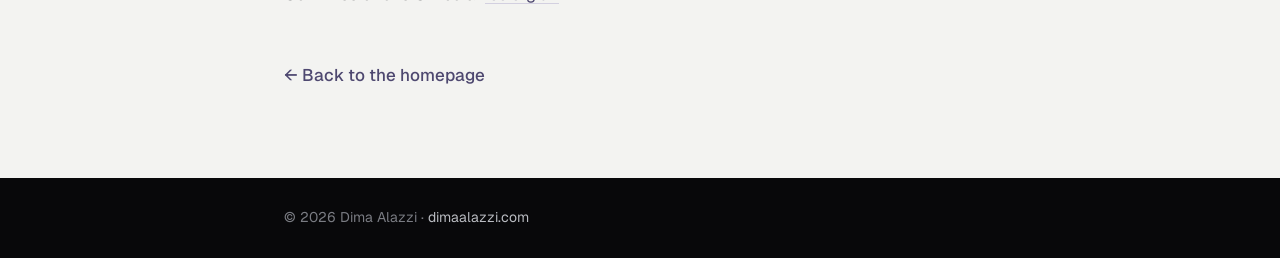
<file: privacy.html>
<!doctype html>
<html lang="en-GB">
<head>
<meta charset="utf-8">
<meta name="viewport" content="width=device-width, initial-scale=1">
<meta name="theme-color" content="#0b0b0d">
<title>Privacy Notice — Dima Alazzi</title>
<meta name="description" content="How Dima Alazzi handles personal data sent through this website.">
<link rel="canonical" href="https://dimaalazzi.com/privacy.html">
<link rel="preconnect" href="https://fonts.googleapis.com">
<link rel="preconnect" href="https://fonts.gstatic.com" crossorigin>
<link href="https://fonts.googleapis.com/css2?family=Geist:wght@300;400;500&family=Geist+Mono:wght@400;500&display=swap" rel="stylesheet">
<link rel="icon" href="data:image/svg+xml,%3Csvg xmlns='http://www.w3.org/2000/svg' viewBox='0 0 32 32'%3E%3Crect width='32' height='32' rx='7' fill='%230b0b0d'/%3E%3Ctext x='16' y='21' font-family='Helvetica,Arial,sans-serif' font-size='13' font-weight='600' text-anchor='middle' fill='%23ecebe8'%3EDA%3C/text%3E%3C/svg%3E">
<style>
:root{--ink:#0b0b0d;--ink-2:#2a2b30;--muted:#5f6168;--line:#e2e1dc;--paper:#f3f3f1;--light:#ecebe8;--accent:#9d98b6;--accent-ink:#4e4870;--accent-line:#d3d0e0;--dark-faint:#7a7c83;--sans:"Geist",system-ui,-apple-system,"Segoe UI",sans-serif;--mono:"Geist Mono",ui-monospace,SFMono-Regular,Menlo,monospace}
*{box-sizing:border-box;margin:0;padding:0}
body{font-family:var(--sans);color:var(--ink);background:var(--paper);line-height:1.7;font-size:17px;-webkit-font-smoothing:antialiased}
::selection{background:rgba(157,152,182,.35)}
b,strong{font-weight:500}
.wrap{max-width:760px;margin:0 auto;padding:0 24px}
header{background:var(--ink);color:var(--light);border-bottom:1px solid rgba(255,255,255,.06)}
header .wrap{height:68px;display:flex;align-items:center}
.logo{font-size:17px;font-weight:500;letter-spacing:-0.01em;text-decoration:none;color:var(--light);display:flex;align-items:center;gap:12px}
.logo span{display:inline-grid;place-items:center;width:30px;height:30px;border-radius:6px;background:var(--light);color:var(--ink);font-family:var(--mono);font-size:12px;font-weight:500}
main.wrap{padding-top:72px;padding-bottom:88px}
h1,h2{font-family:var(--sans);line-height:1.15}
h1{font-size:clamp(34px,5vw,48px);font-weight:400;letter-spacing:-0.04em;margin-bottom:10px}
h2{font-size:20px;font-weight:500;letter-spacing:-0.015em;margin:44px 0 10px}
.updated{font-family:var(--mono);font-size:12px;color:var(--muted)}
p,li{color:var(--ink-2)}
p+p{margin-top:12px}
ul{margin:8px 0 0 20px;display:grid;gap:6px}
a{color:var(--accent-ink);text-decoration-color:var(--accent-line);text-underline-offset:3px}
a:hover{text-decoration-color:var(--accent-ink)}
.back{display:inline-block;margin-top:52px;font-weight:500;text-decoration:none}
footer{background:#08080a;color:var(--dark-faint);font-size:14px;padding:28px 0}
footer a{color:#b9bbc1;text-decoration:none}
:focus-visible{outline:2px solid var(--accent);outline-offset:3px}
@media (max-width:720px){.wrap{padding:0 16px}body{font-size:16px}main.wrap{padding-top:48px;padding-bottom:64px}}
</style>
</head>
<body>
<header><div class="wrap"><a href="./" class="logo"><span>DA</span>Dima Alazzi</a></div></header>

<main class="wrap">
  <h1>Privacy notice</h1>
  <p class="updated">Last updated: November 2026</p>

  <h2>Who I am</h2>
  <!-- Company details are hidden until they're ready. When you have them, fill in the placeholders in
       this paragraph and use it to replace the live paragraph below:
  <p>This website is run by Dima Alazzi through [Company Name] Ltd, a company registered in England &amp; Wales (company number [00000000]) with its registered office at [address]. [Company Name] Ltd is the data controller for personal data collected through this website. For anything privacy-related, email <a href="mailto:dimaalazzi@icloud.com">dimaalazzi@icloud.com</a>.</p>
  -->
  <p>This website is run by Dima Alazzi, an independent research and AI consultant working through a UK limited company. For anything privacy-related, email <a href="mailto:dimaalazzi@icloud.com">dimaalazzi@icloud.com</a>.</p>

  <h2>What I collect</h2>
  <p>If you send an enquiry through the contact form or by email, I receive your name, email address, company (if you give it), how you heard about me (if you say) and whatever you write in your message.</p>
  <p>To see how the site is used, I count visits with Cloudflare Web Analytics. It doesn't use cookies and doesn't identify or follow individual visitors. It records things like the page you viewed, the site that sent you here, your browser and device type, and your approximate country. The site doesn't use advertising or tracking cookies.</p>

  <h2>How I use it</h2>
  <p>Only to reply to your enquiry and, if we decide to work together, to agree and deliver that work. The lawful basis is my legitimate interest in responding to business enquiries, or taking steps you've asked for before entering into a contract. I never sell your data or add you to a mailing list.</p>

  <h2>Who else handles it</h2>
  <ul>
    <li><strong>Web3Forms</strong> delivers contact-form messages to my inbox.</li>
    <li><strong>GitHub Pages</strong> hosts this website and may log visitors' IP addresses for security.</li>
    <li><strong>Cloudflare Web Analytics</strong> counts visits to this site, without cookies.</li>
    <li><strong>Google Fonts</strong> serves the site's fonts, so Google receives your IP address when a page loads.</li>
    <li><strong>YouTube</strong> hosts the SigQ demo video, embedded in privacy-enhanced mode. YouTube may store data on your device if you play it.</li>
    <li>My email provider stores the messages I receive.</li>
  </ul>
  <p>Some of these providers process data outside the UK, including in the US.</p>

  <h2>How long I keep it</h2>
  <p>Enquiries that don't lead to work are deleted within 12 months. If we work together, I keep business records for as long as the law requires, usually six years after the end of the financial year they relate to.</p>

  <h2>Your rights</h2>
  <p>You can ask to see, correct or delete the personal data I hold about you, object to or restrict how I use it, or ask for a copy to take elsewhere. Email me and I'll respond within one month.</p>
  <p>If you're unhappy with how I've handled your data, you can complain to the Information Commissioner's Office at <a href="https://ico.org.uk/make-a-complaint/" rel="noopener">ico.org.uk</a>.</p>

  <a class="back" href="./">← Back to the homepage</a>
</main>

<footer><div class="wrap">© 2026 Dima Alazzi · <a href="./">dimaalazzi.com</a></div></footer>
<!-- Cloudflare Web Analytics --><script type='module' src='https://static.cloudflareinsights.com/beacon.min.js' data-cf-beacon='{"token": "8c9ead7459984f3e9dcdfe245837db59"}'></script><!-- End Cloudflare Web Analytics -->
</body>
</html>
</file>
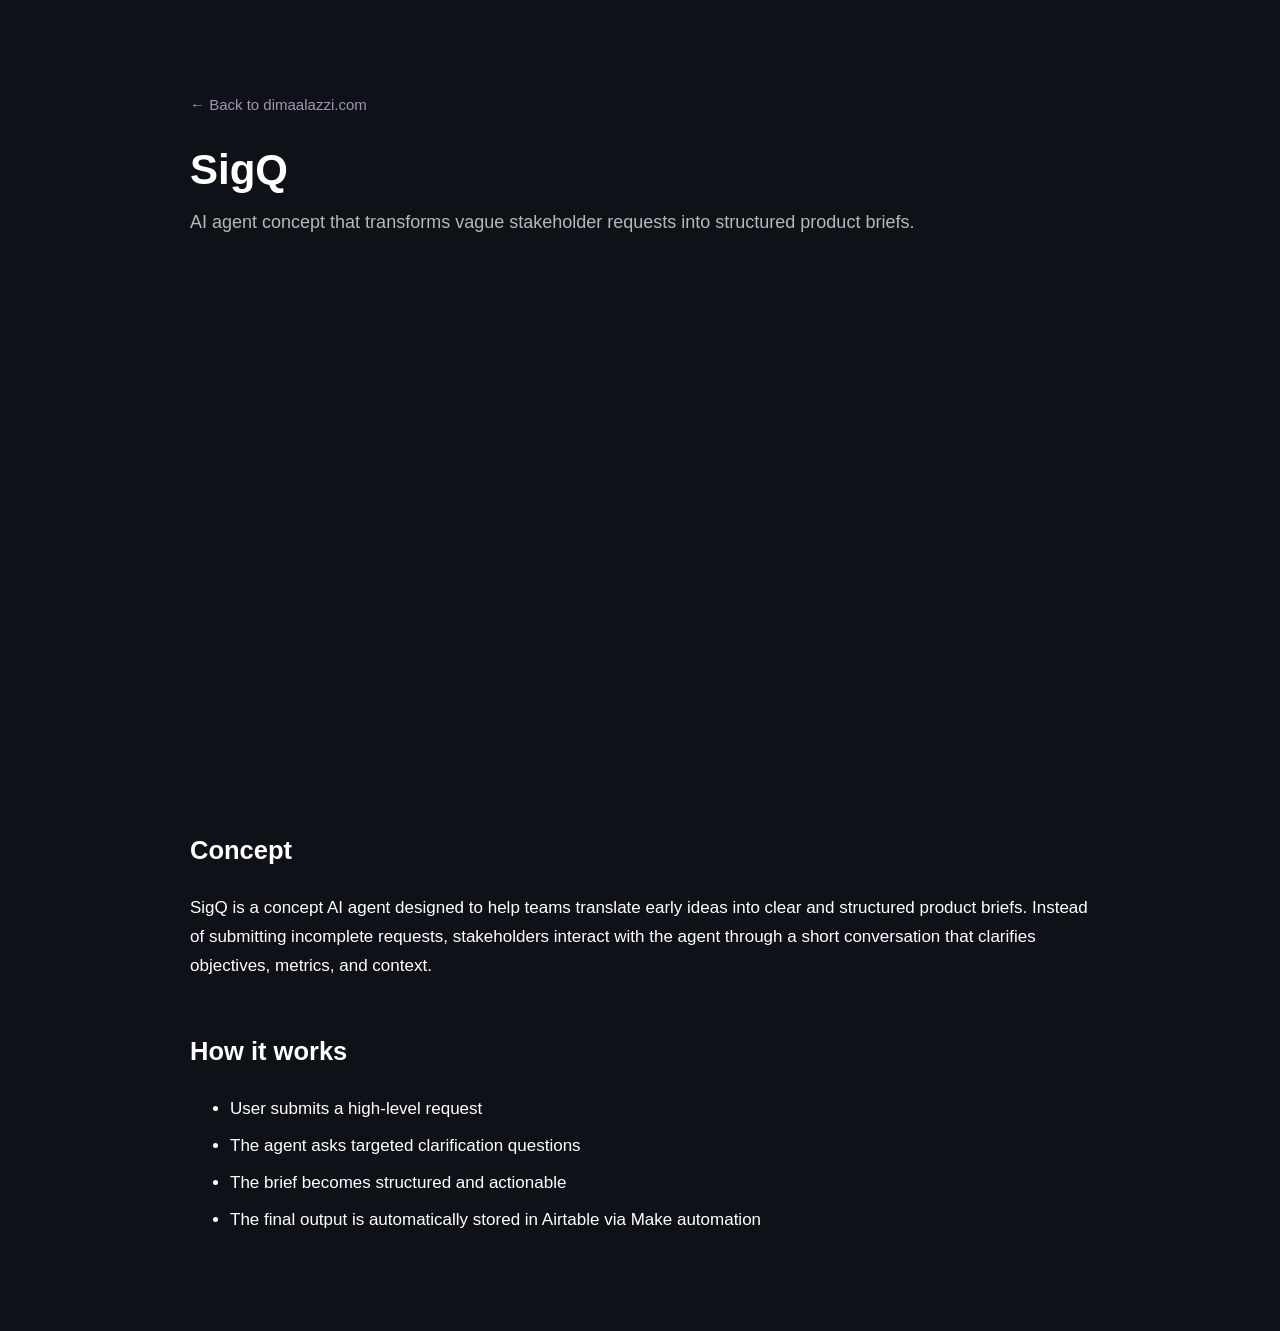
<file: projects/sigq.html>
<!DOCTYPE html>
<html lang="en">

<head>

<meta charset="UTF-8">
<meta name="viewport" content="width=device-width, initial-scale=1.0">

<title>SigQ – AI Product Briefing Agent</title>

<style>

body{
font-family: -apple-system, BlinkMacSystemFont, Segoe UI, Roboto, Helvetica, Arial, sans-serif;
background:#0e1117;
color:#ffffff;
margin:0;
}

.container{
max-width:900px;
margin:auto;
padding:80px 20px;
}

h1{
font-size:42px;
margin-bottom:10px;
}

.subtitle{
color:#b8b8b8;
font-size:18px;
margin-bottom:40px;
}

.video-container{
position:relative;
padding-bottom:56.25%;
height:0;
overflow:hidden;
border-radius:14px;
}

.video-container iframe{
position:absolute;
top:0;
left:0;
width:100%;
height:100%;
}

.section{
margin-top:50px;
line-height:1.7;
font-size:17px;
}

ul{
margin-top:15px;
}

li{
margin-bottom:8px;
}

</style>

</head>

<body>

<div class="container">

<p style="margin-bottom:32px"><a href="../" style="color:#9d98b6;text-decoration:none;font-size:15px">← Back to dimaalazzi.com</a></p>

<h1>SigQ</h1>

<p class="subtitle">
AI agent concept that transforms vague stakeholder requests into structured product briefs.
</p>

<div class="video-container">

<iframe
src="https://www.youtube-nocookie.com/embed/hAByJxO5DOY"
title="SigQ Demo"
frameborder="0"
allowfullscreen>
</iframe>

</div>

<div class="section">

<h2>Concept</h2>

<p>
SigQ is a concept AI agent designed to help teams translate early ideas into clear and structured product briefs. Instead of submitting incomplete requests, stakeholders interact with the agent through a short conversation that clarifies objectives, metrics, and context.
</p>

</div>

<div class="section">

<h2>How it works</h2>

<ul>
<li>User submits a high-level request</li>
<li>The agent asks targeted clarification questions</li>
<li>The brief becomes structured and actionable</li>
<li>The final output is automatically stored in Airtable via Make automation</li>
</ul>

</div>

</div>

<!-- Cloudflare Web Analytics --><script type='module' src='https://static.cloudflareinsights.com/beacon.min.js' data-cf-beacon='{"token": "8c9ead7459984f3e9dcdfe245837db59"}'></script><!-- End Cloudflare Web Analytics -->
</body>

</html>
</file>
